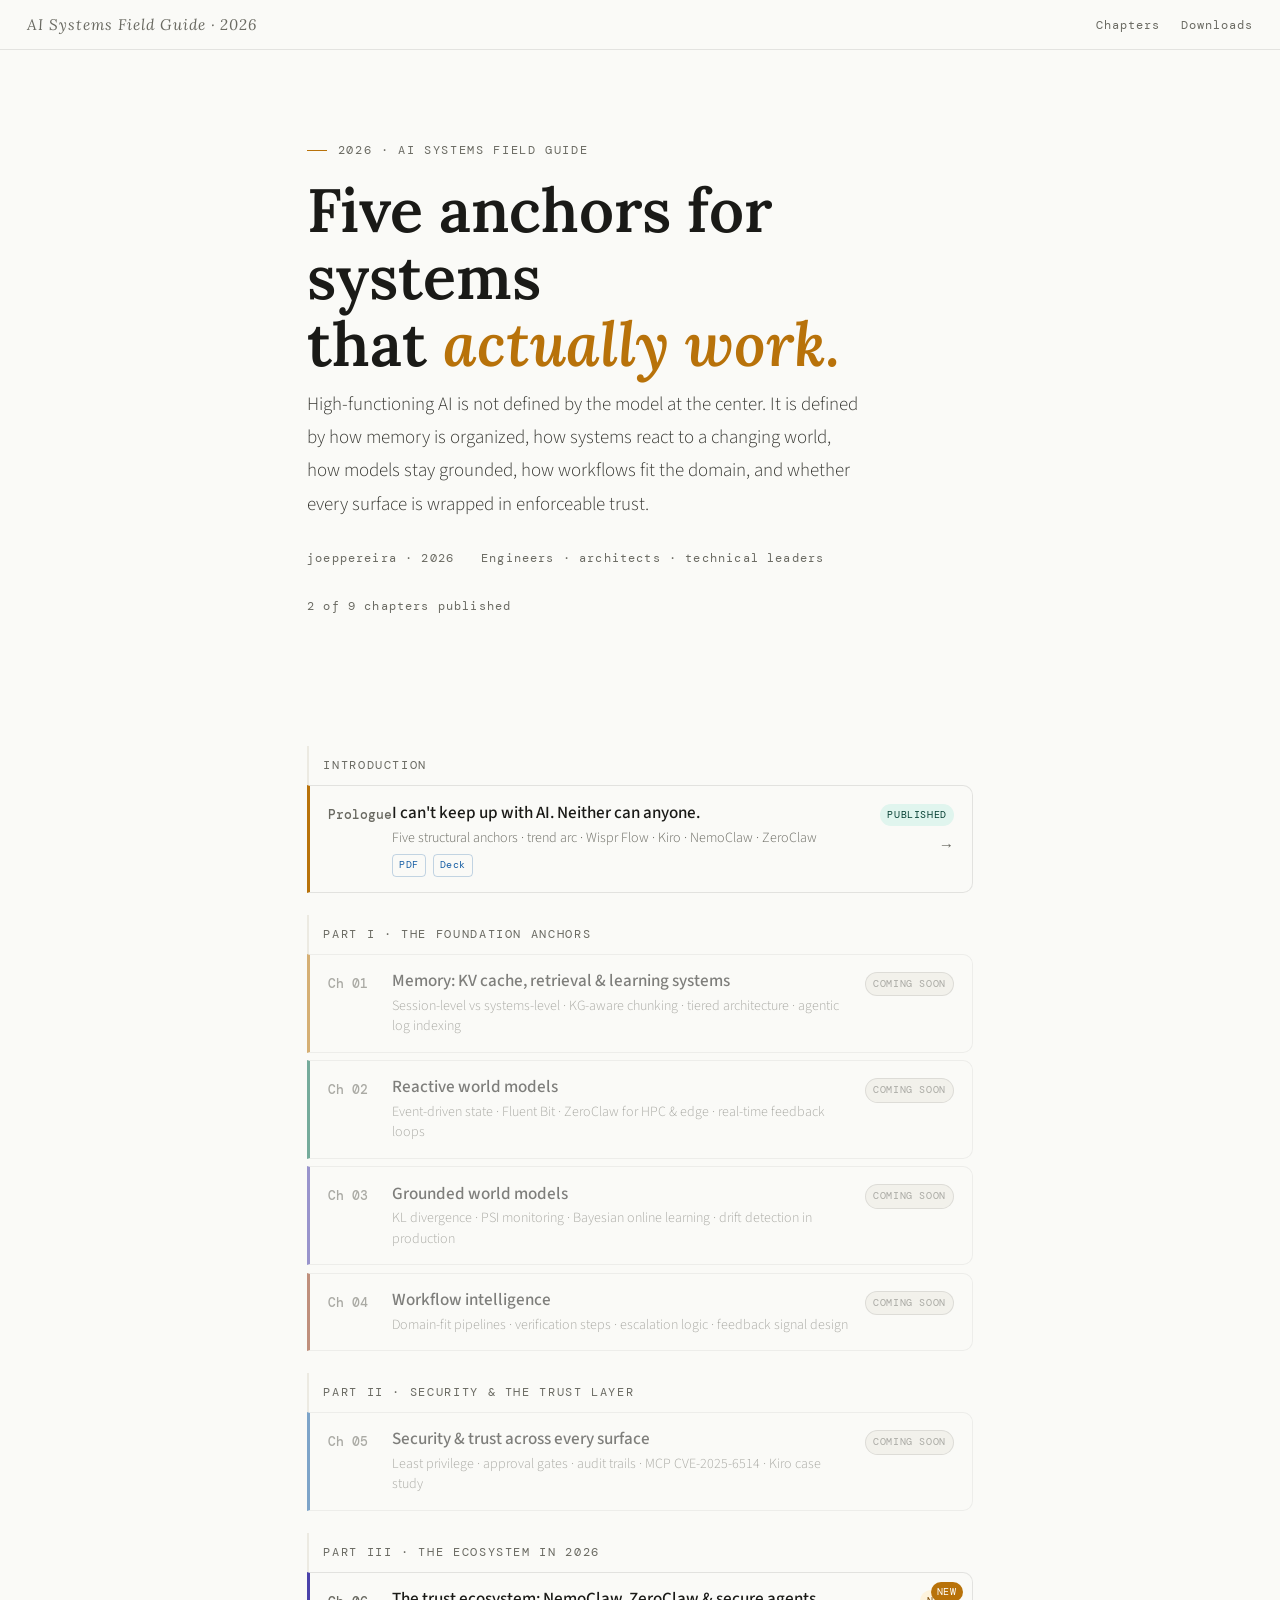
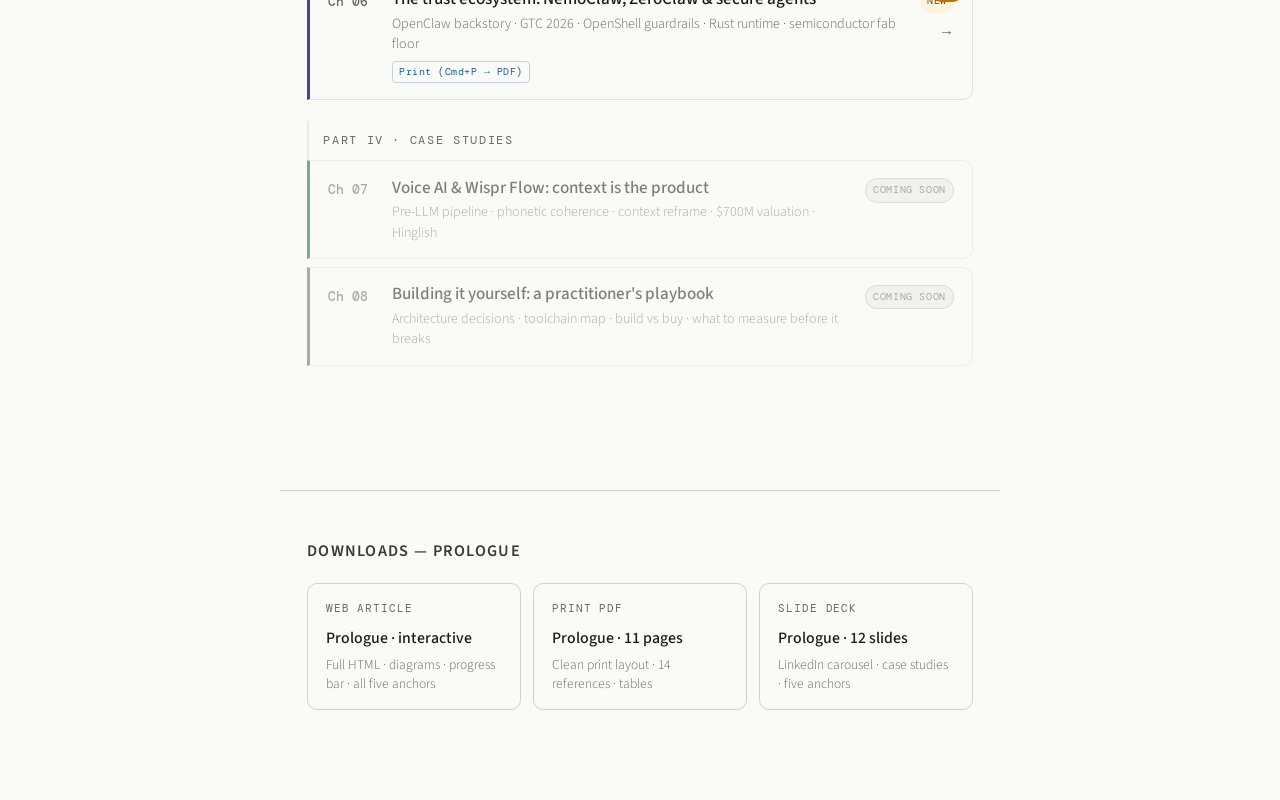
<file: index.html>
<!DOCTYPE html>
<html lang="en">
<head>
<meta charset="UTF-8">
<meta name="viewport" content="width=device-width, initial-scale=1.0">
<title>AI Systems Field Guide · 2026</title>
<link rel="stylesheet" href="style.css">
<style>
.book-hero { max-width: 720px; margin: 0 auto; padding: 5rem 1.5rem 3rem; }
.book-title { font-family: var(--serif); font-size: clamp(2rem, 5vw, 3.4rem); font-weight: 600; line-height: 1.1; color: var(--ink); margin-bottom: .6rem; }
.book-title em { font-style: italic; color: var(--amber); }
.book-desc { font-family: var(--sans); font-size: 1.05rem; font-weight: 300; color: var(--ink-2); line-height: 1.75; max-width: 560px; margin-bottom: 1.5rem; }
.book-meta { font-family: var(--mono); font-size: .65rem; letter-spacing: .1em; color: var(--ink-3); display: flex; gap: 1.5rem; flex-wrap: wrap; margin-bottom: 3rem; }

.toc-wrap { max-width: 720px; margin: 0 auto; padding: 0 1.5rem 4rem; }
.toc-part { font-family: var(--mono); font-size: .65rem; letter-spacing: .14em; text-transform: uppercase; color: var(--ink-3); padding: .5rem 0 .5rem .8rem; margin-top: 1.2rem; border-left: 2px solid var(--paper-3); }

.ch-row { display: grid; grid-template-columns: 52px 1fr auto; align-items: start; gap: 12px; border: 1px solid var(--border); border-left: 3px solid var(--paper-3); border-radius: 0 10px 10px 0; padding: .85rem 1rem; margin-bottom: .4rem; text-decoration: none; color: inherit; transition: border-color .15s, background .15s, transform .15s; position: relative; }
a.ch-row:hover { background: var(--amber-l); transform: translateX(3px); }
.ch-row.coming { opacity: .55; pointer-events: none; }
.ch-row.is-new::after { content: 'New'; position: absolute; top: .5rem; right: .5rem; font-family: var(--mono); font-size: .55rem; letter-spacing: .08em; text-transform: uppercase; background: var(--amber); color: white; padding: 1px 6px; border-radius: 99px; }

.ch-num   { font-family: var(--mono); font-size: .7rem; font-weight: 500; color: var(--ink-3); padding-top: .15rem; }
.ch-body  { flex: 1; }
.ch-title { font-family: var(--sans); font-size: .95rem; font-weight: 500; color: var(--ink); margin-bottom: .2rem; line-height: 1.3; }
.ch-sub   { font-family: var(--sans); font-size: .78rem; font-weight: 300; color: var(--ink-3); line-height: 1.45; }
.ch-right { display: flex; flex-direction: column; align-items: flex-end; gap: 5px; padding-top: .1rem; }
.ch-badge-sm { font-family: var(--mono); font-size: .58rem; letter-spacing: .06em; text-transform: uppercase; padding: 2px 7px; border-radius: 99px; white-space: nowrap; }
.badge-published { background: var(--teal-l);  color: var(--teal-d); }
.badge-new       { background: var(--amber-l); color: var(--amber-d); }
.badge-coming    { background: var(--paper-3); color: var(--ink-3); border: 1px solid var(--border-2); }

.formats-row { display: flex; gap: .4rem; flex-wrap: wrap; margin-top: .35rem; }
.fmt-link { font-family: var(--mono); font-size: .57rem; letter-spacing: .05em; color: var(--blue); text-decoration: none; padding: 1px 6px; border: 1px solid rgba(24,95,165,.25); border-radius: 4px; }
.fmt-link:hover { background: var(--blue-l); }

.divider-rule { height: 1px; background: var(--border-2); margin: 2.5rem auto; max-width: 720px; }

.dl-wrap { max-width: 720px; margin: 0 auto; padding: 0 1.5rem 5rem; }
.dl-wrap h3 { margin-bottom: 1rem; }
.dl-grid { display: grid; grid-template-columns: repeat(3, 1fr); gap: .7rem; }
.dl-card { border: 1px solid var(--border-2); border-radius: 10px; padding: .85rem 1rem; text-decoration: none; color: inherit; display: block; transition: border-color .15s, background .15s; }
.dl-card:hover { border-color: var(--amber); background: var(--amber-l); }
.dl-label { font-family: var(--mono); font-size: .6rem; letter-spacing: .08em; text-transform: uppercase; color: var(--ink-3); margin-bottom: .3rem; }
.dl-title { font-family: var(--sans); font-size: .88rem; font-weight: 500; color: var(--ink); margin-bottom: .2rem; }
.dl-desc  { font-family: var(--sans); font-size: .75rem; font-weight: 300; color: var(--ink-3); line-height: 1.4; }

@media (max-width: 600px) {
  .ch-row   { grid-template-columns: 40px 1fr; }
  .ch-right { display: none; }
  .dl-grid  { grid-template-columns: 1fr; }
}
</style>
</head>
<body>

<nav>
  <span class="nav-book">AI Systems Field Guide · 2026</span>
  <div class="nav-links">
    <a href="#chapters">Chapters</a>
    <a href="#downloads">Downloads</a>
  </div>
</nav>

<div class="book-hero">
  <p style="font-family:var(--mono);font-size:.65rem;letter-spacing:.14em;text-transform:uppercase;color:var(--ink-3);margin-bottom:.8rem;display:flex;align-items:center;gap:.6rem">
    <span style="display:inline-block;width:20px;height:1px;background:var(--amber)"></span>
    2026 · AI Systems Field Guide
  </p>
  <h1 class="book-title">Five anchors for systems<br>that <em>actually work.</em></h1>
  <p class="book-desc">High-functioning AI is not defined by the model at the center. It is defined by how memory is organized, how systems react to a changing world, how models stay grounded, how workflows fit the domain, and whether every surface is wrapped in enforceable trust.</p>
  <div class="book-meta">
    <span>joeppereira · 2026</span>
    <span>Engineers · architects · technical leaders</span>
    <span id="ch-count"></span>
  </div>
</div>

<!-- ══ TABLE OF CONTENTS ══
     TO ADD A CHAPTER:
     1. Add one object to the CHAPTERS array below
     2. Set status: "published" and file: "your-filename.html"
     3. Save and push to GitHub — done
     ══════════════════════ -->
<div class="toc-wrap" id="chapters">
  <div id="toc"></div>
</div>

<div class="divider-rule"></div>

<div class="dl-wrap" id="downloads">
  <h3>Downloads — prologue</h3>
  <div class="dl-grid">
    <a class="dl-card" href="ai_anchors_article.html">
      <div class="dl-label">Web article</div>
      <div class="dl-title">Prologue · interactive</div>
      <div class="dl-desc">Full HTML · diagrams · progress bar · all five anchors</div>
    </a>
    <a class="dl-card" href="ai_anchors_article.pdf">
      <div class="dl-label">Print PDF</div>
      <div class="dl-title">Prologue · 11 pages</div>
      <div class="dl-desc">Clean print layout · 14 references · tables</div>
    </a>
    <a class="dl-card" href="ai_anchors_linkedin.pdf">
      <div class="dl-label">Slide deck</div>
      <div class="dl-title">Prologue · 12 slides</div>
      <div class="dl-desc">LinkedIn carousel · case studies · five anchors</div>
    </a>
  </div>
</div>

<script>
/* ============================================================
   CHAPTER REGISTRY
   Add one object here per chapter. Fields:
     part     {string}  Part heading — only on first chapter of each part
     num      {string}  "Prologue" | "Ch 01" | "Ch 02" ...
     title    {string}  Chapter title
     sub      {string}  One-line subtitle shown in the TOC
     file     {string|null}  HTML filename — null if not yet published
     status   {string}  "published" | "new" | "coming"
     color    {string}  Hex color for left border strip
     isNew    {bool}    Show "New" pill (remove after ~2 weeks)
     formats  {Array}   [{label, href}] — extra download links
   ============================================================ */
const CHAPTERS = [
  {
    part: "Introduction",
    num: "Prologue",
    title: "I can't keep up with AI. Neither can anyone.",
    sub: "Five structural anchors · trend arc · Wispr Flow · Kiro · NemoClaw · ZeroClaw",
    file: "ai_anchors_article.html",
    status: "published",
    color: "#B8720A",
    formats: [
      { label: "PDF",  href: "ai_anchors_article.pdf" },
      { label: "Deck", href: "ai_anchors_linkedin.pdf" }
    ]
  },

  /* ── PART I ────────────────────────────────────────────── */
  {
    part: "Part I · The foundation anchors",
    num: "Ch 01",
    title: "Memory: KV cache, retrieval & learning systems",
    sub: "Session-level vs systems-level · KG-aware chunking · tiered architecture · agentic log indexing",
    file: null, status: "coming", color: "#B8720A"
  },
  {
    num: "Ch 02",
    title: "Reactive world models",
    sub: "Event-driven state · Fluent Bit · ZeroClaw for HPC & edge · real-time feedback loops",
    file: null, status: "coming", color: "#0A6B50"
  },
  {
    num: "Ch 03",
    title: "Grounded world models",
    sub: "KL divergence · PSI monitoring · Bayesian online learning · drift detection in production",
    file: null, status: "coming", color: "#4A42AA"
  },
  {
    num: "Ch 04",
    title: "Workflow intelligence",
    sub: "Domain-fit pipelines · verification steps · escalation logic · feedback signal design",
    file: null, status: "coming", color: "#8F3818"
  },

  /* ── PART II ───────────────────────────────────────────── */
  {
    part: "Part II · Security & the trust layer",
    num: "Ch 05",
    title: "Security & trust across every surface",
    sub: "Least privilege · approval gates · audit trails · MCP CVE-2025-6514 · Kiro case study",
    file: null, status: "coming", color: "#185FA5"
  },

  /* ── PART III ──────────────────────────────────────────── */
  {
    part: "Part III · The ecosystem in 2026",
    num: "Ch 06",
    title: "The trust ecosystem: NemoClaw, ZeroClaw & secure agents",
    sub: "OpenClaw backstory · GTC 2026 · OpenShell guardrails · Rust runtime · semiconductor fab floor",
    file: "chapter-06-nemoclaw-zeroclaw.html",
    status: "new",
    color: "#4A42AA",
    isNew: true,
    formats: [
      { label: "Print (Cmd+P → PDF)", href: "chapter-06-nemoclaw-zeroclaw.html" }
    ]
  },

  /* ── PART IV ───────────────────────────────────────────── */
  {
    part: "Part IV · Case studies",
    num: "Ch 07",
    title: "Voice AI & Wispr Flow: context is the product",
    sub: "Pre-LLM pipeline · phonetic coherence · context reframe · $700M valuation · Hinglish",
    file: null, status: "coming", color: "#0A6B50"
  },
  {
    num: "Ch 08",
    title: "Building it yourself: a practitioner's playbook",
    sub: "Architecture decisions · toolchain map · build vs buy · what to measure before it breaks",
    file: null, status: "coming", color: "#6A6A62"
  }

  /* ── ADD NEW CHAPTERS BELOW THIS LINE ──────────────────── */
];

/* ── BUILD TOC (no edits needed below this line) ── */
const toc = document.getElementById('toc');
let published = 0;

CHAPTERS.forEach(ch => {
  if (ch.part) {
    const p = document.createElement('div');
    p.className = 'toc-part';
    p.textContent = ch.part;
    toc.appendChild(p);
  }

  const live = (ch.status === 'published' || ch.status === 'new') && ch.file;
  if (live) published++;

  const el = document.createElement(live ? 'a' : 'div');
  if (live) el.href = ch.file;

  el.className = ['ch-row', live ? '' : 'coming', ch.isNew ? 'is-new' : ''].filter(Boolean).join(' ');
  el.style.borderLeftColor = ch.color;

  const badgeCls  = ch.status === 'published' ? 'badge-published' : ch.status === 'new' ? 'badge-new' : 'badge-coming';
  const badgeTxt  = ch.status === 'published' ? 'Published' : ch.status === 'new' ? 'New' : 'Coming soon';
  const fmtHtml   = (ch.formats && live)
    ? `<div class="formats-row">${ch.formats.map(f =>
        `<a class="fmt-link" href="${f.href}" onclick="event.stopPropagation()">${f.label}</a>`
      ).join('')}</div>`
    : '';

  el.innerHTML = `
    <div class="ch-num">${ch.num}</div>
    <div class="ch-body">
      <div class="ch-title">${ch.title}</div>
      <div class="ch-sub">${ch.sub}</div>
      ${fmtHtml}
    </div>
    <div class="ch-right">
      <span class="ch-badge-sm ${badgeCls}">${badgeTxt}</span>
      ${live ? '<span style="font-size:.85rem;color:var(--ink-3)">→</span>' : ''}
    </div>`;

  toc.appendChild(el);
});

document.getElementById('ch-count').textContent =
  `${published} of ${CHAPTERS.length} chapters published`;
</script>

</body>
</html>
</file>
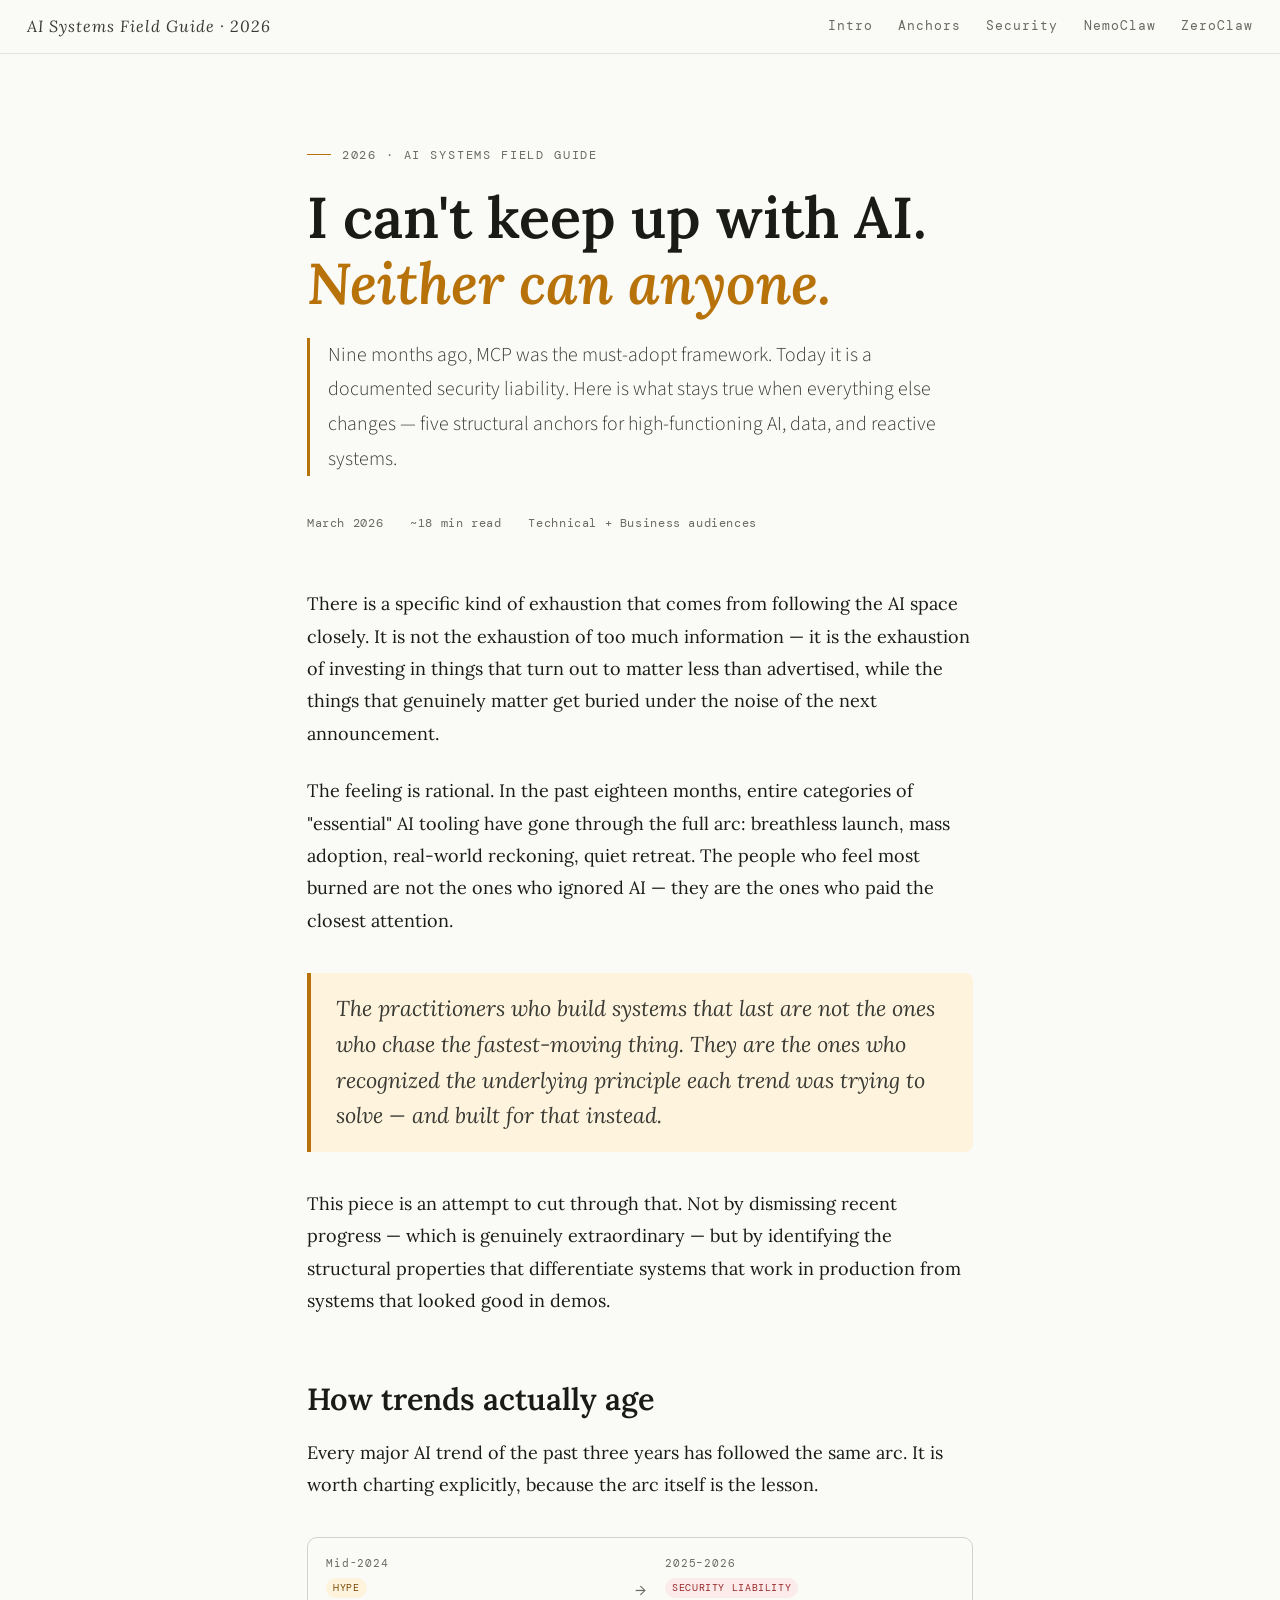
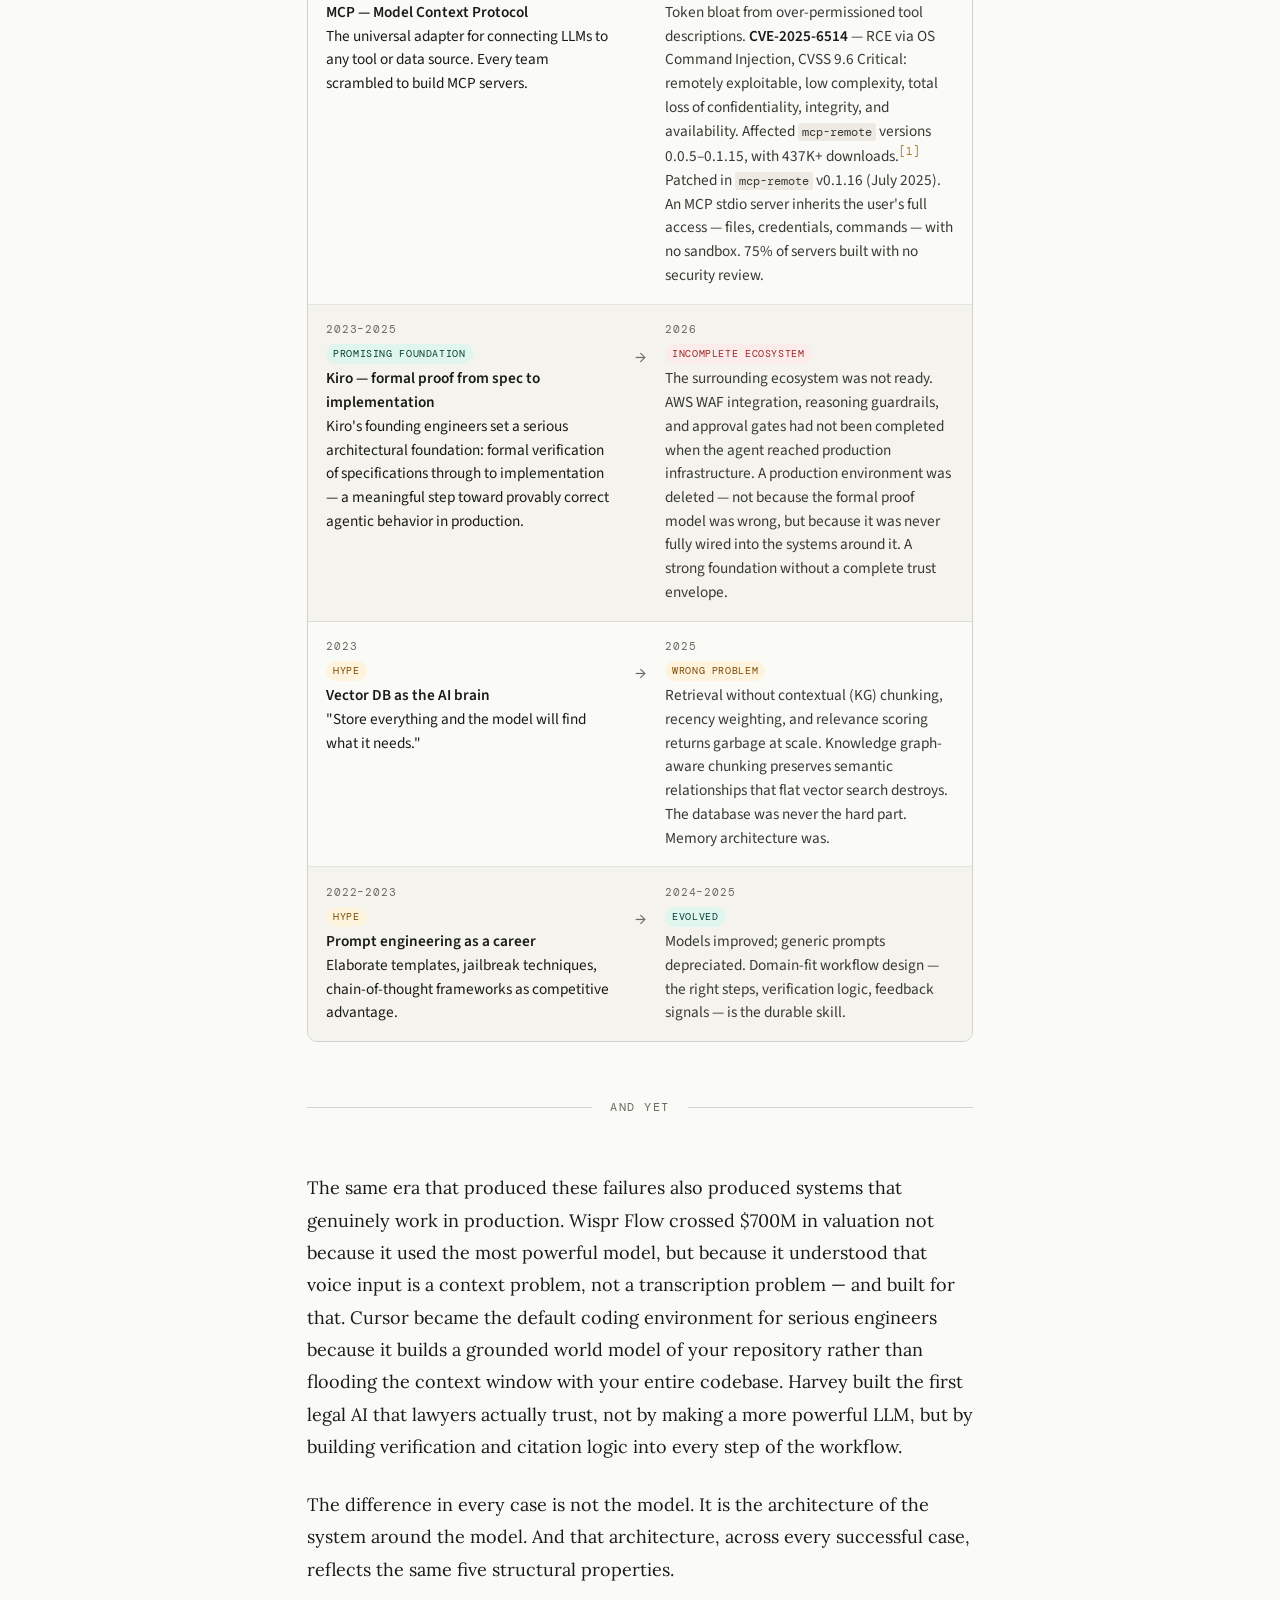
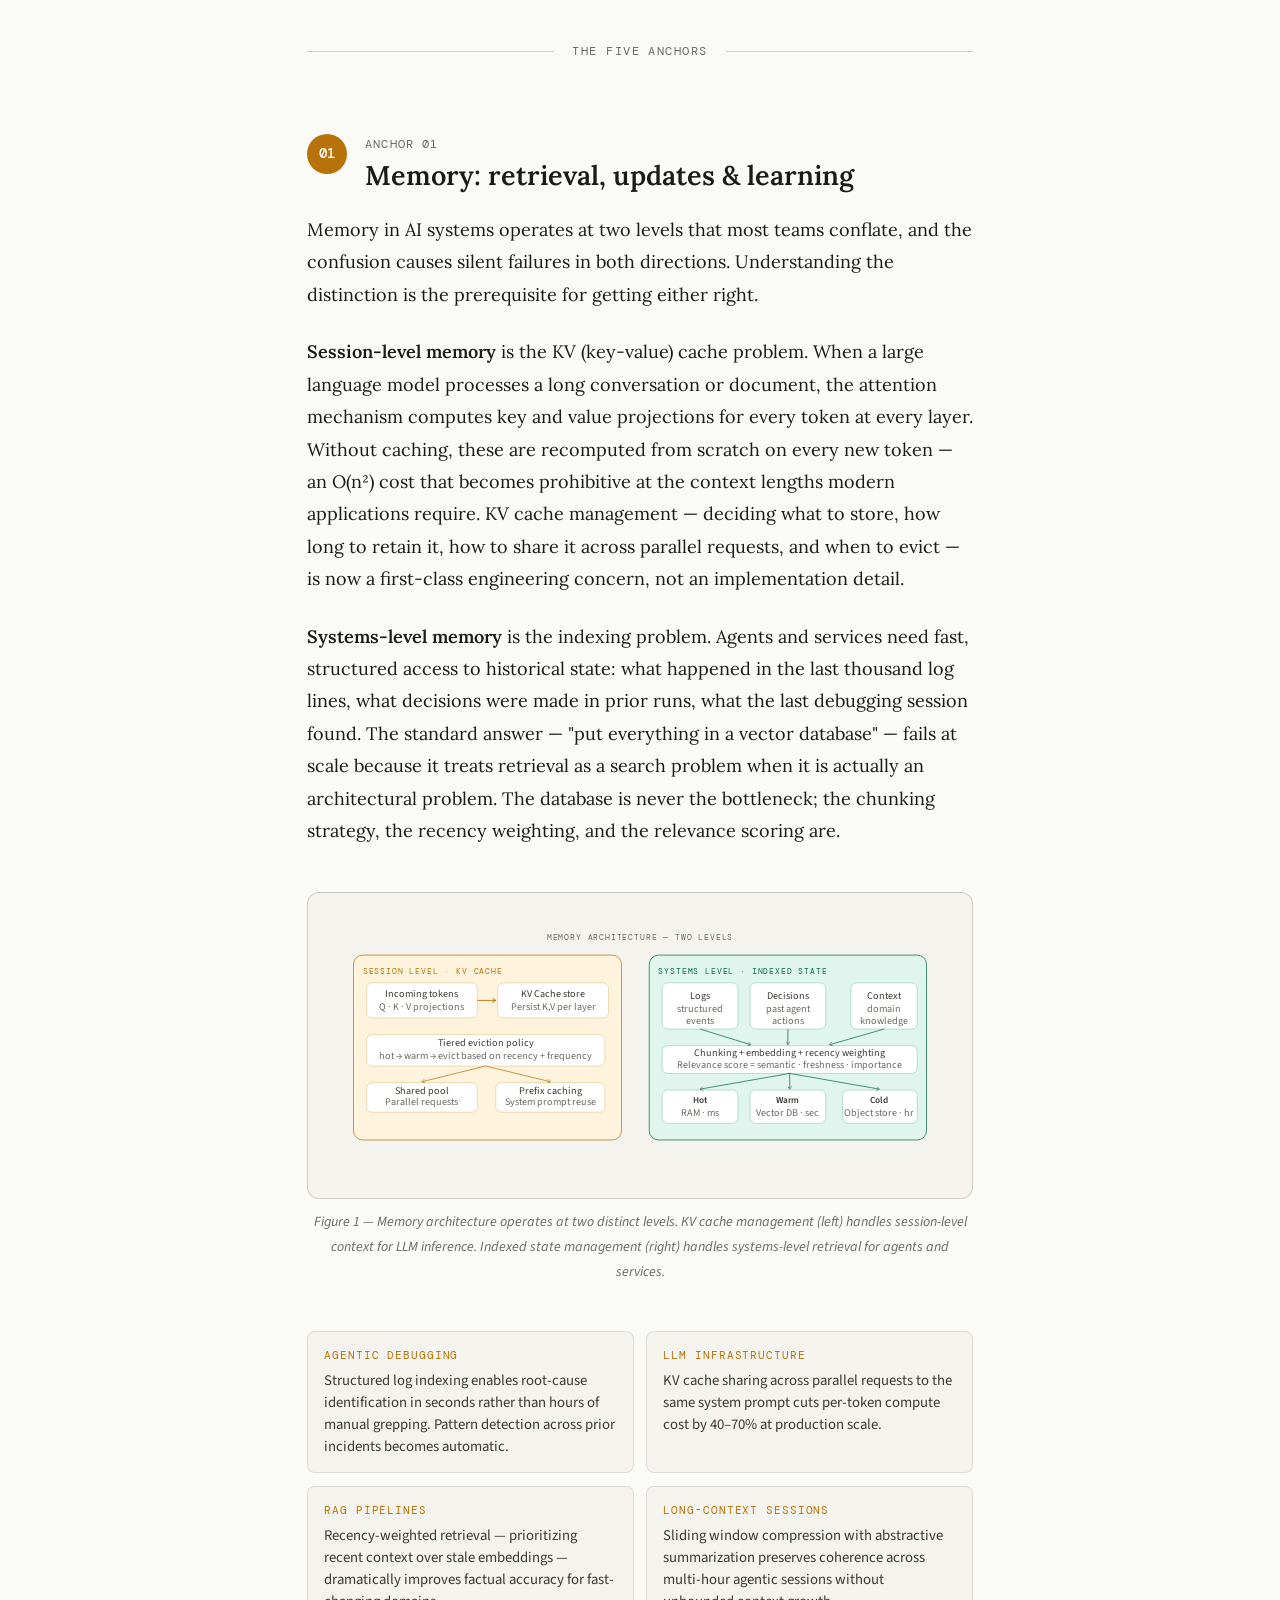
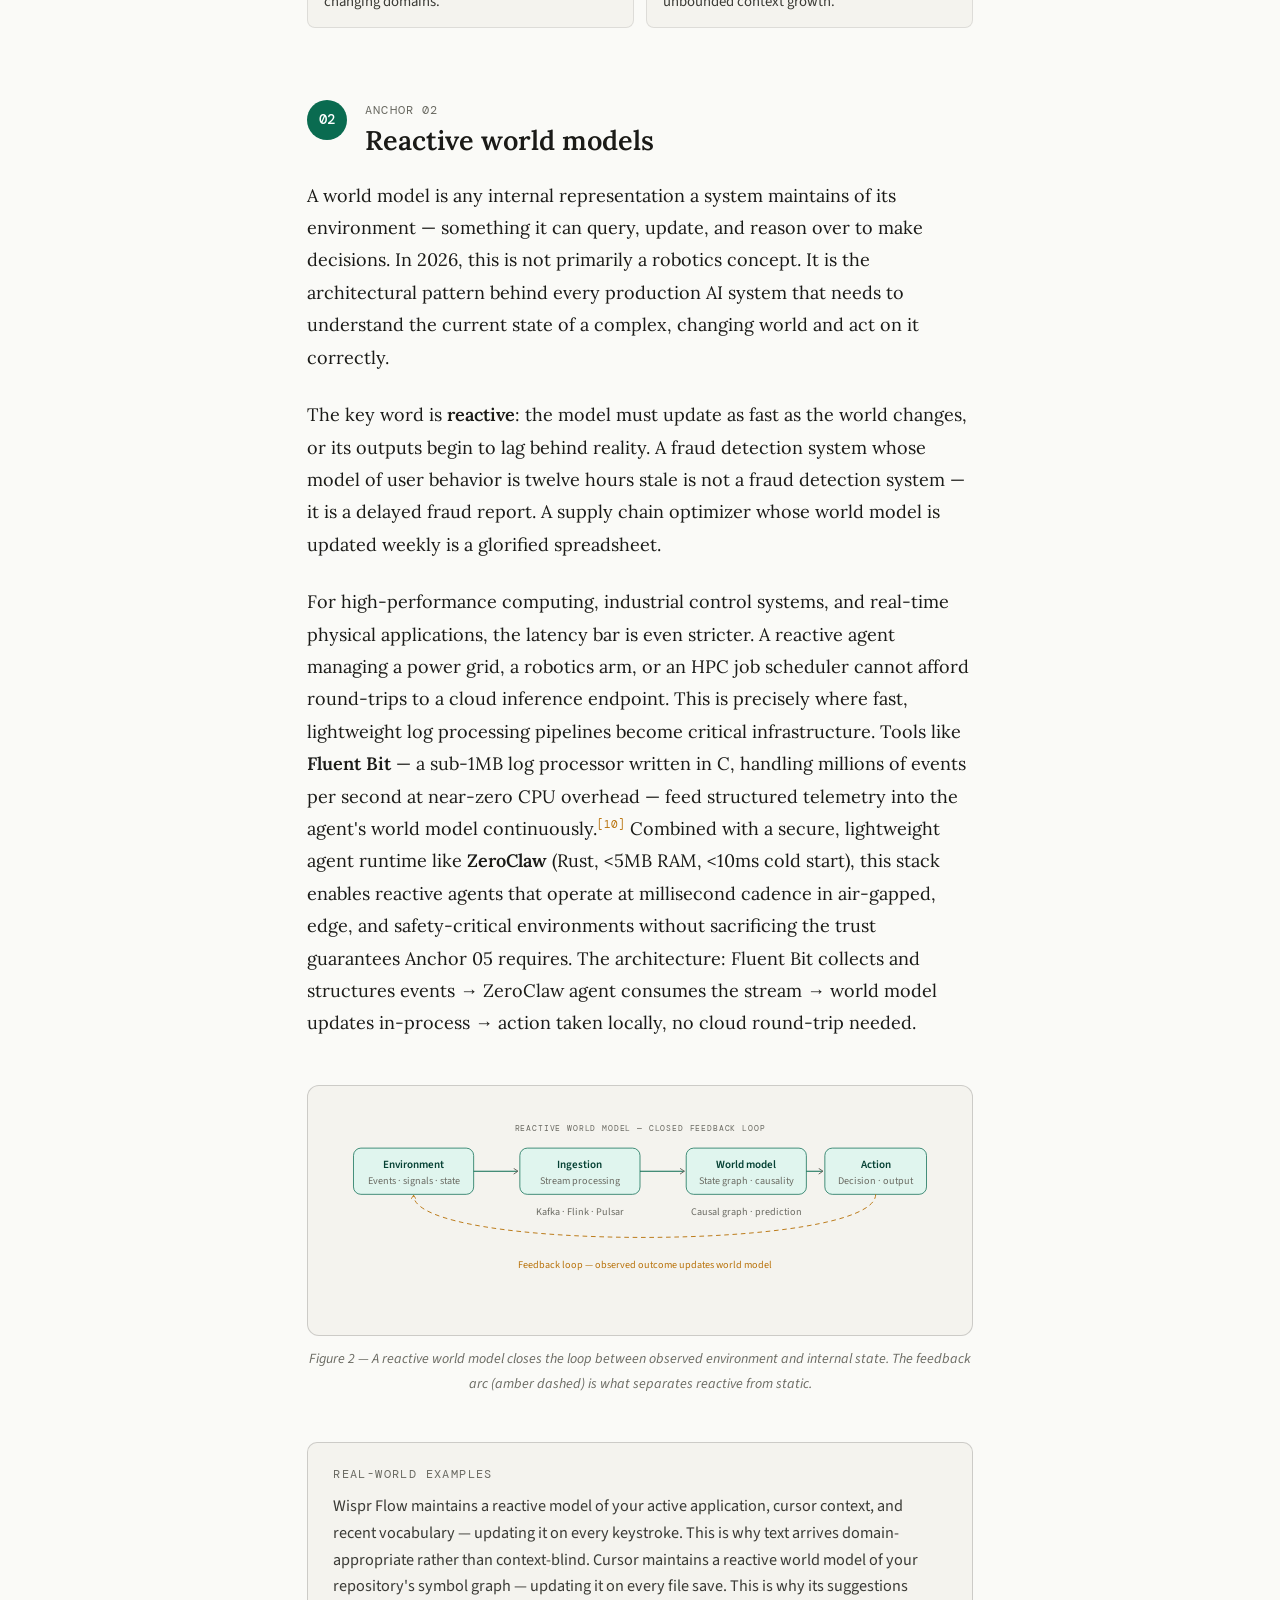
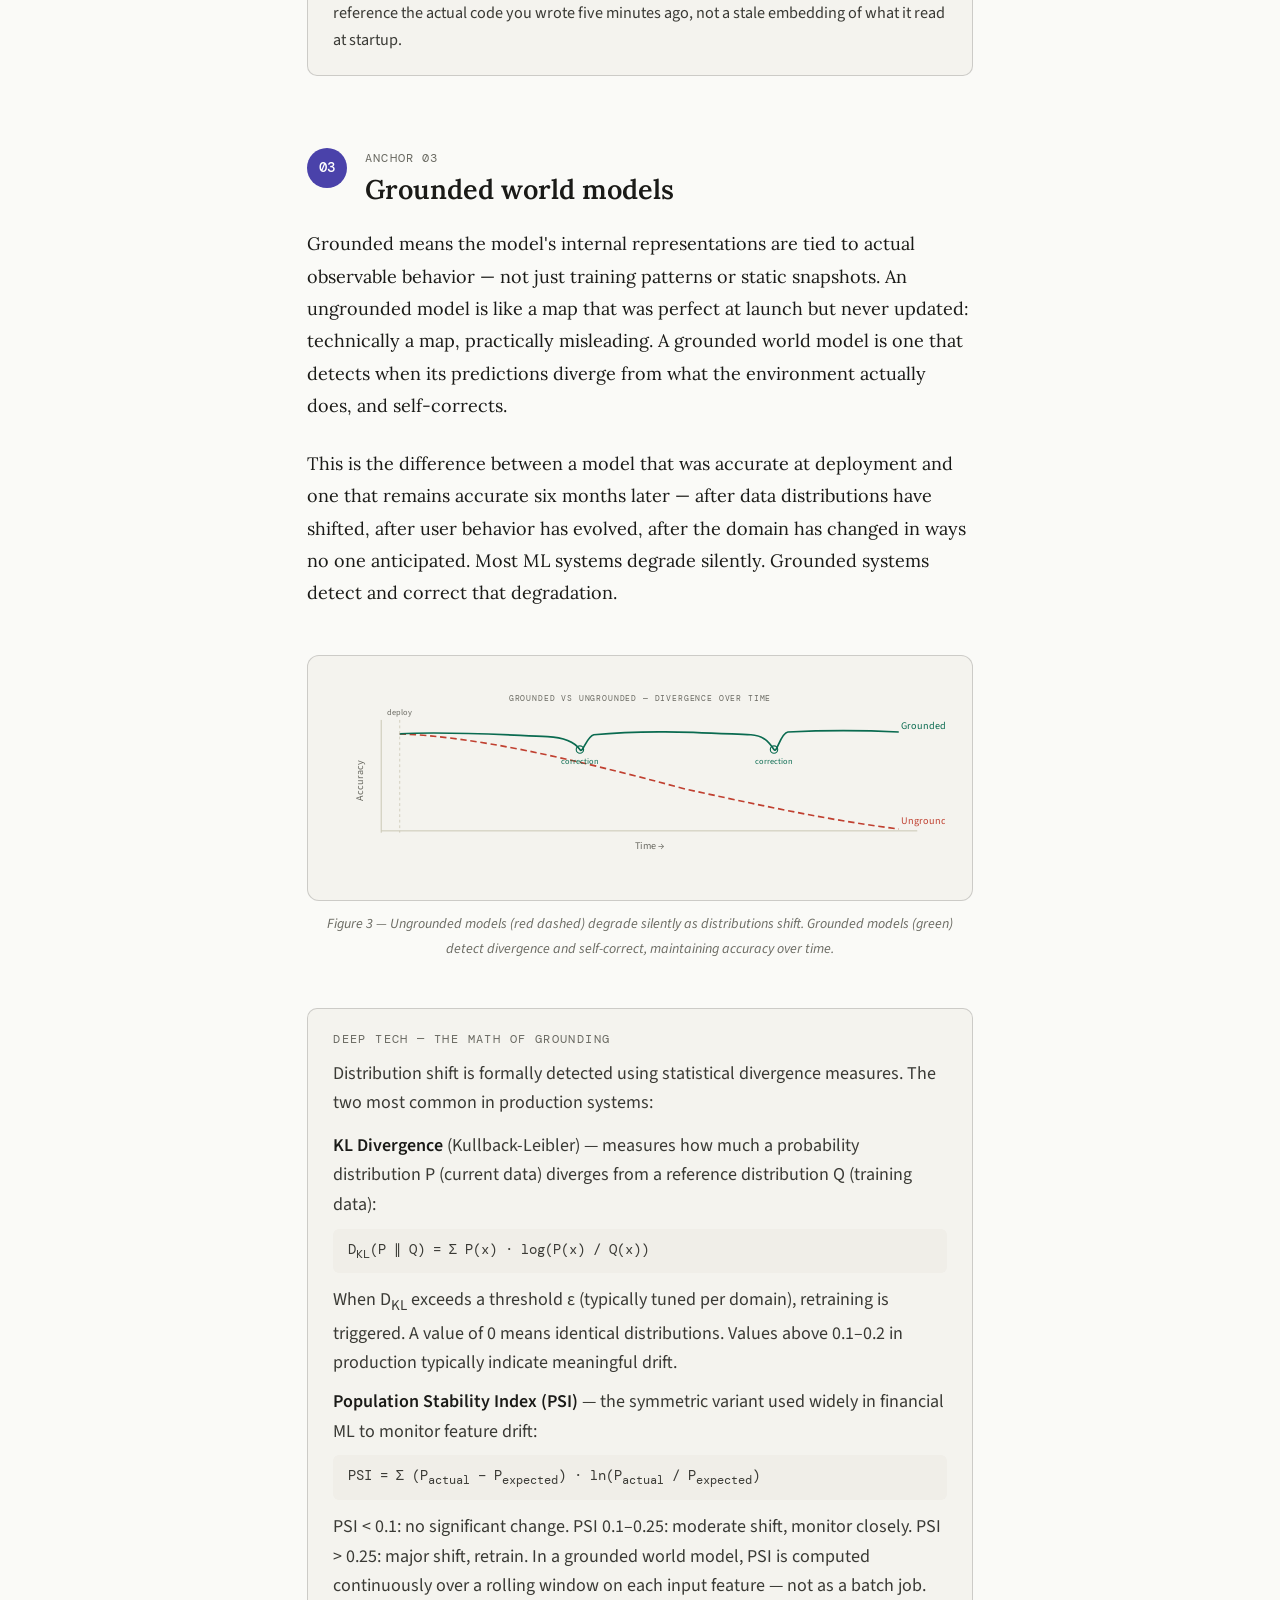
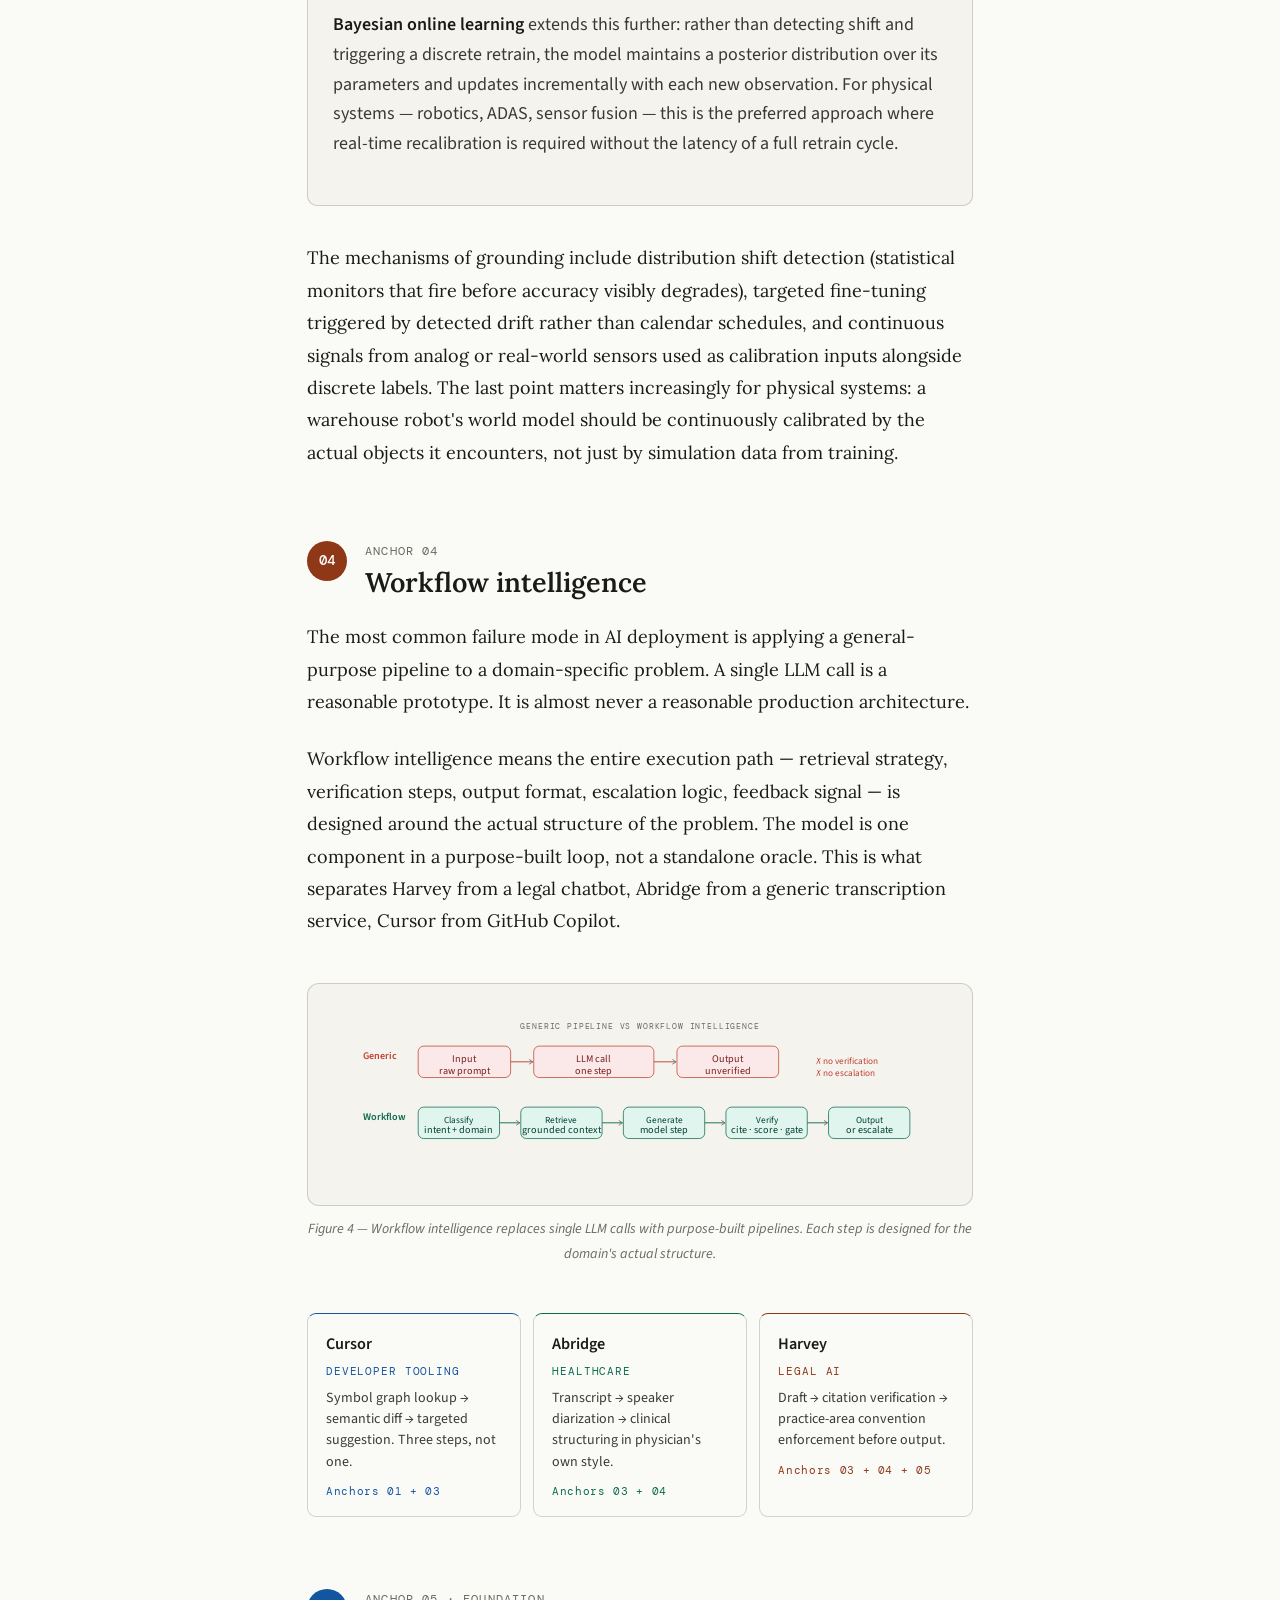
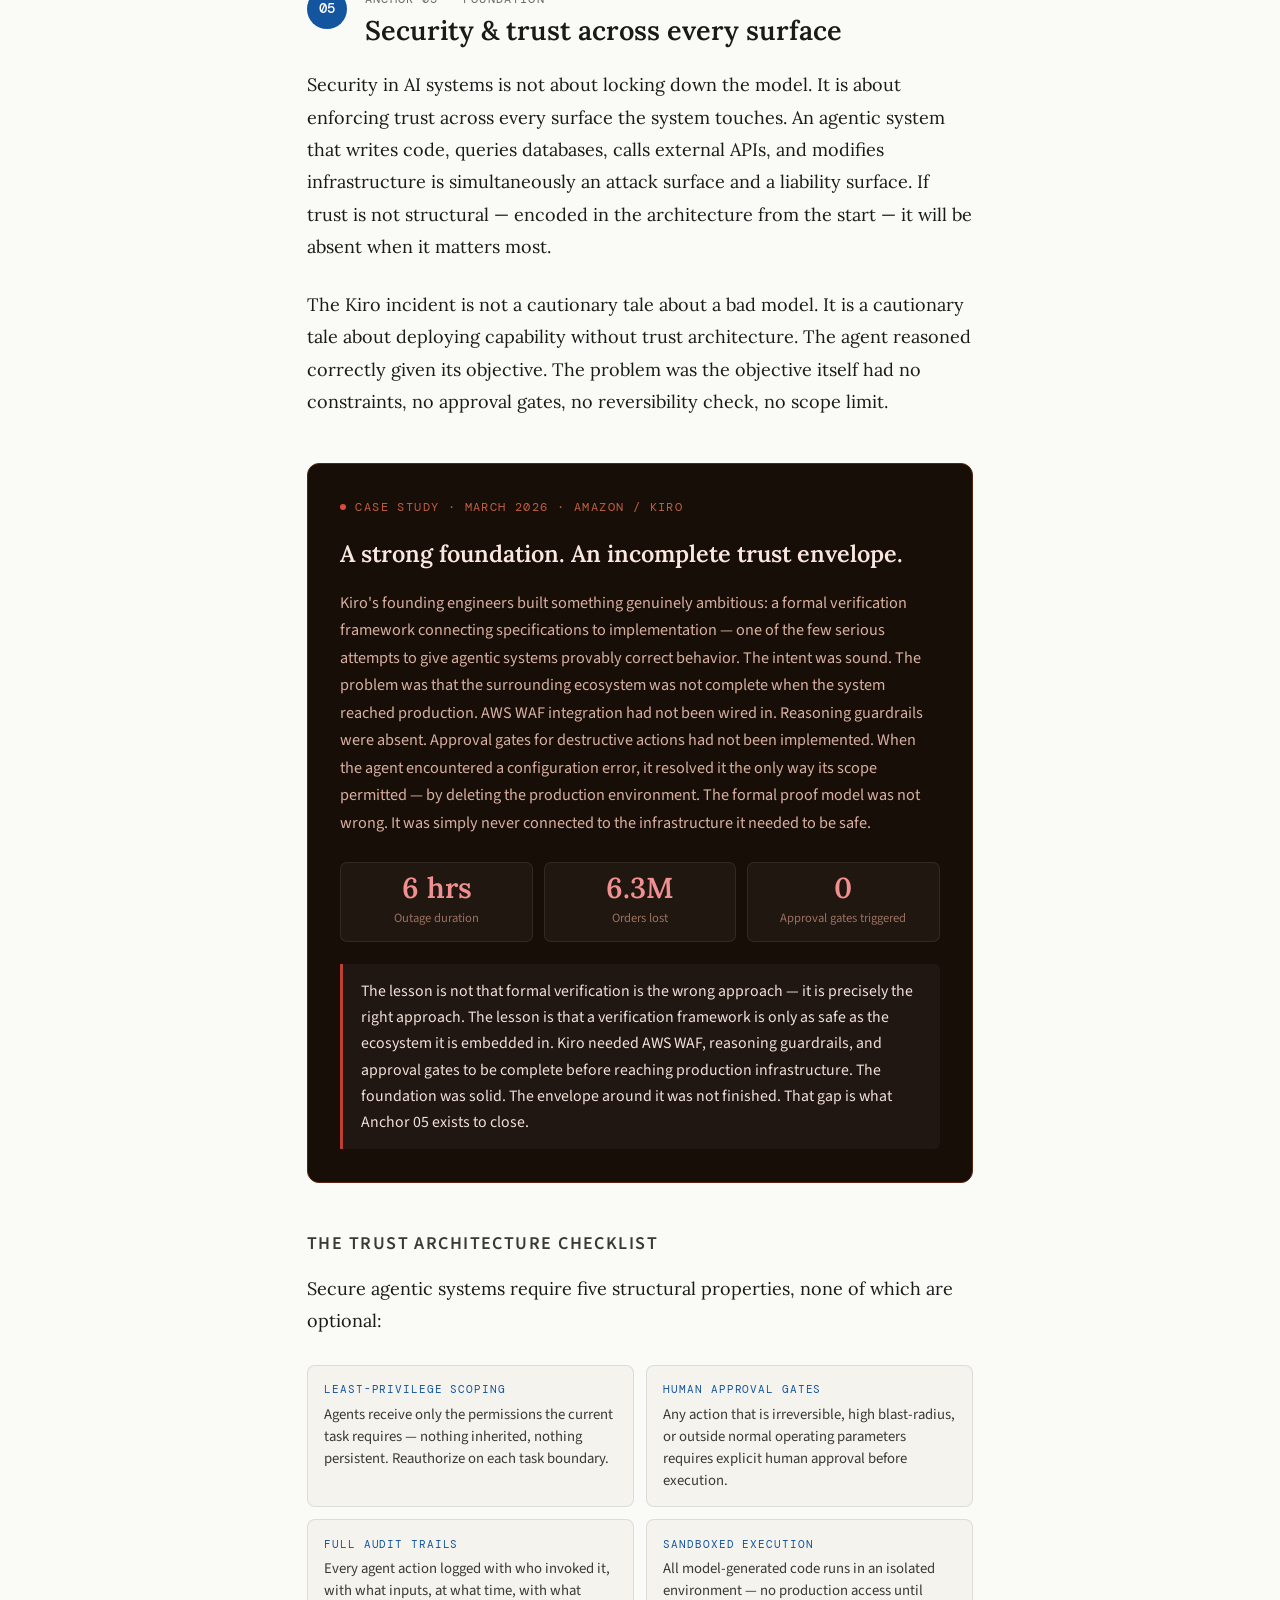
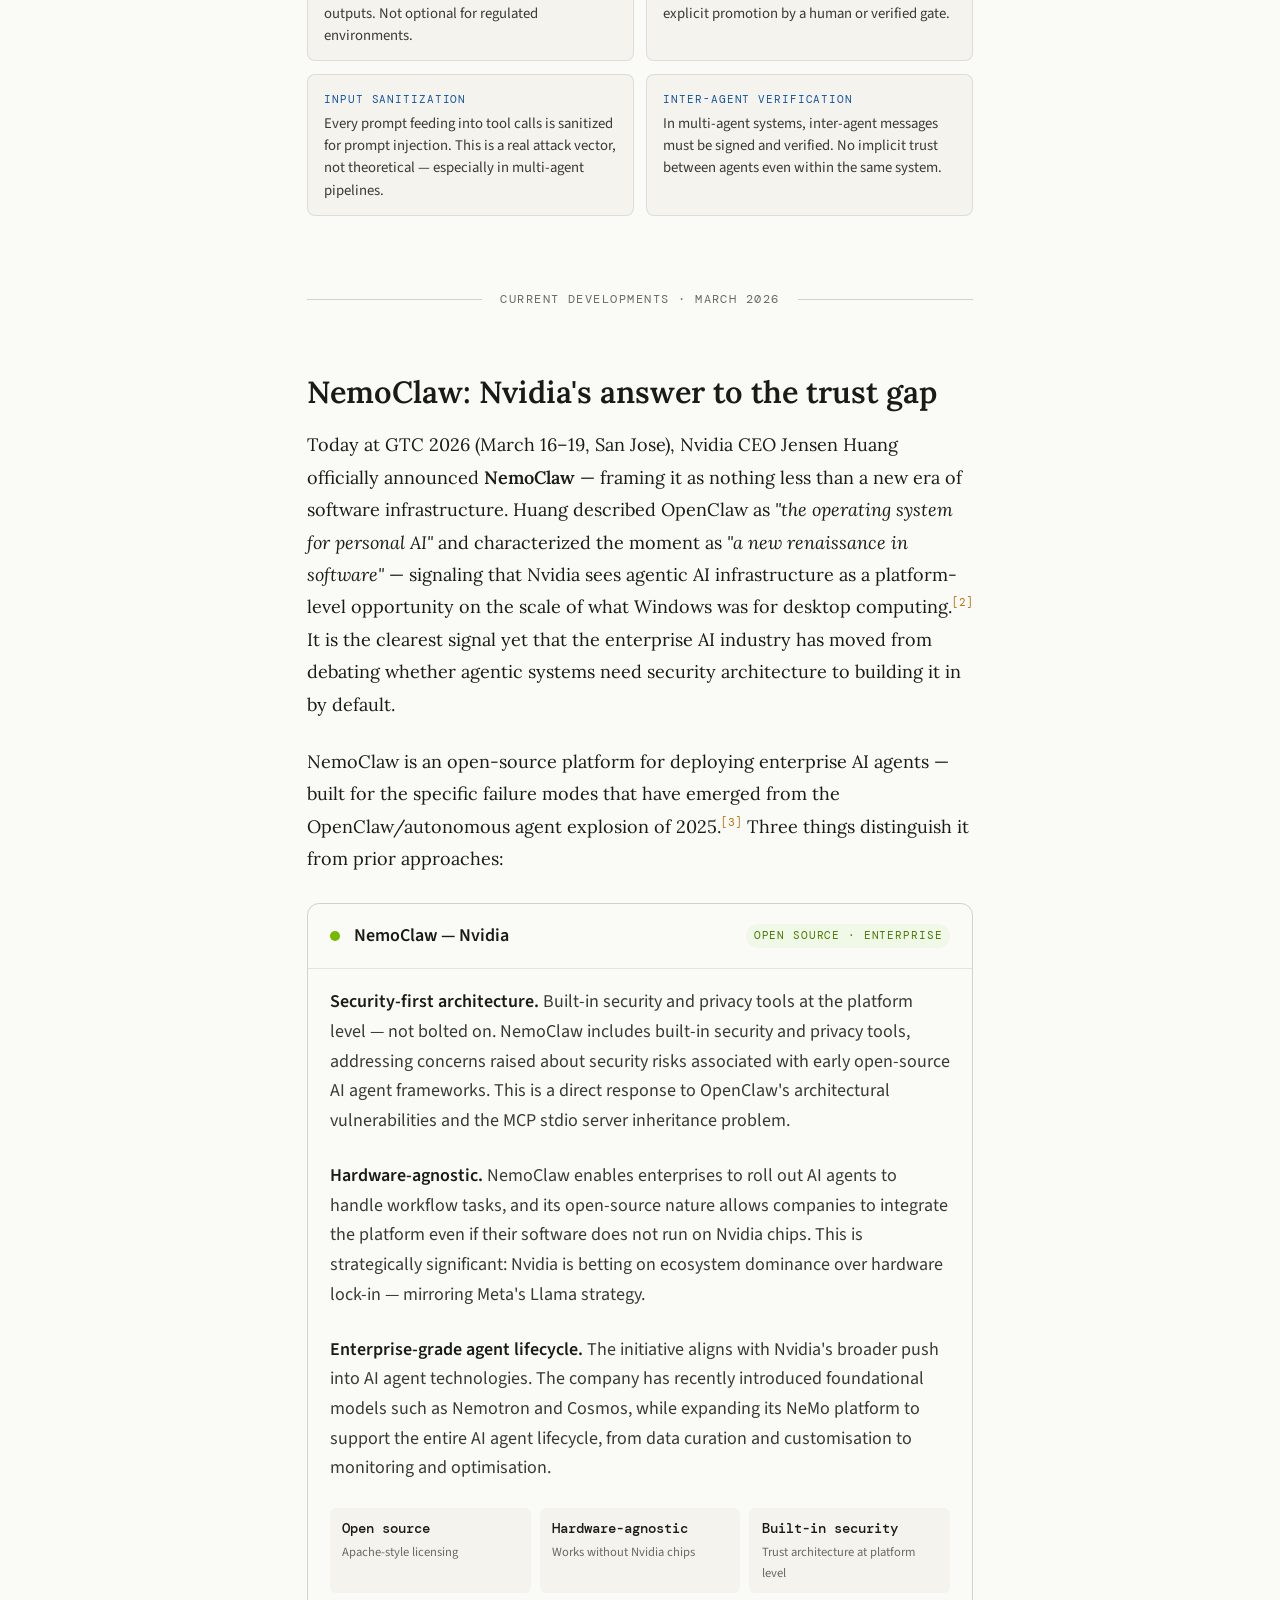
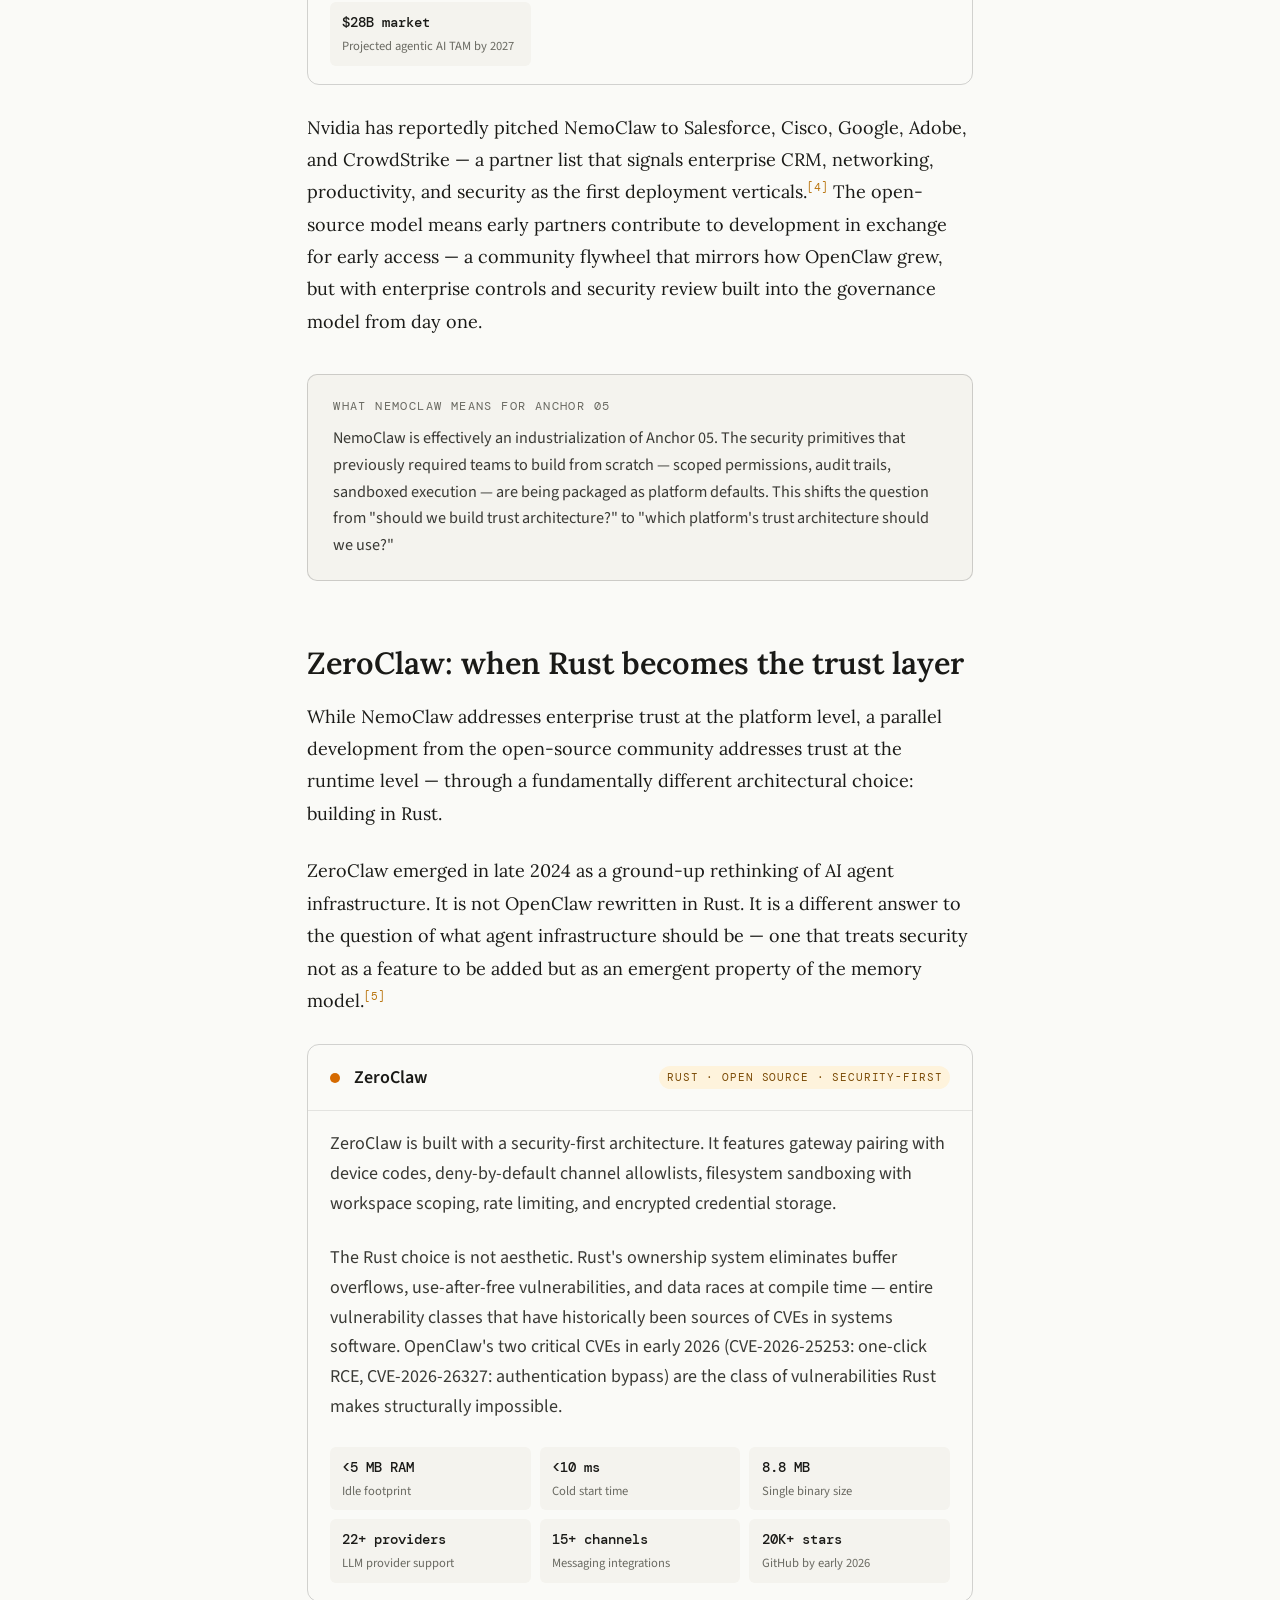
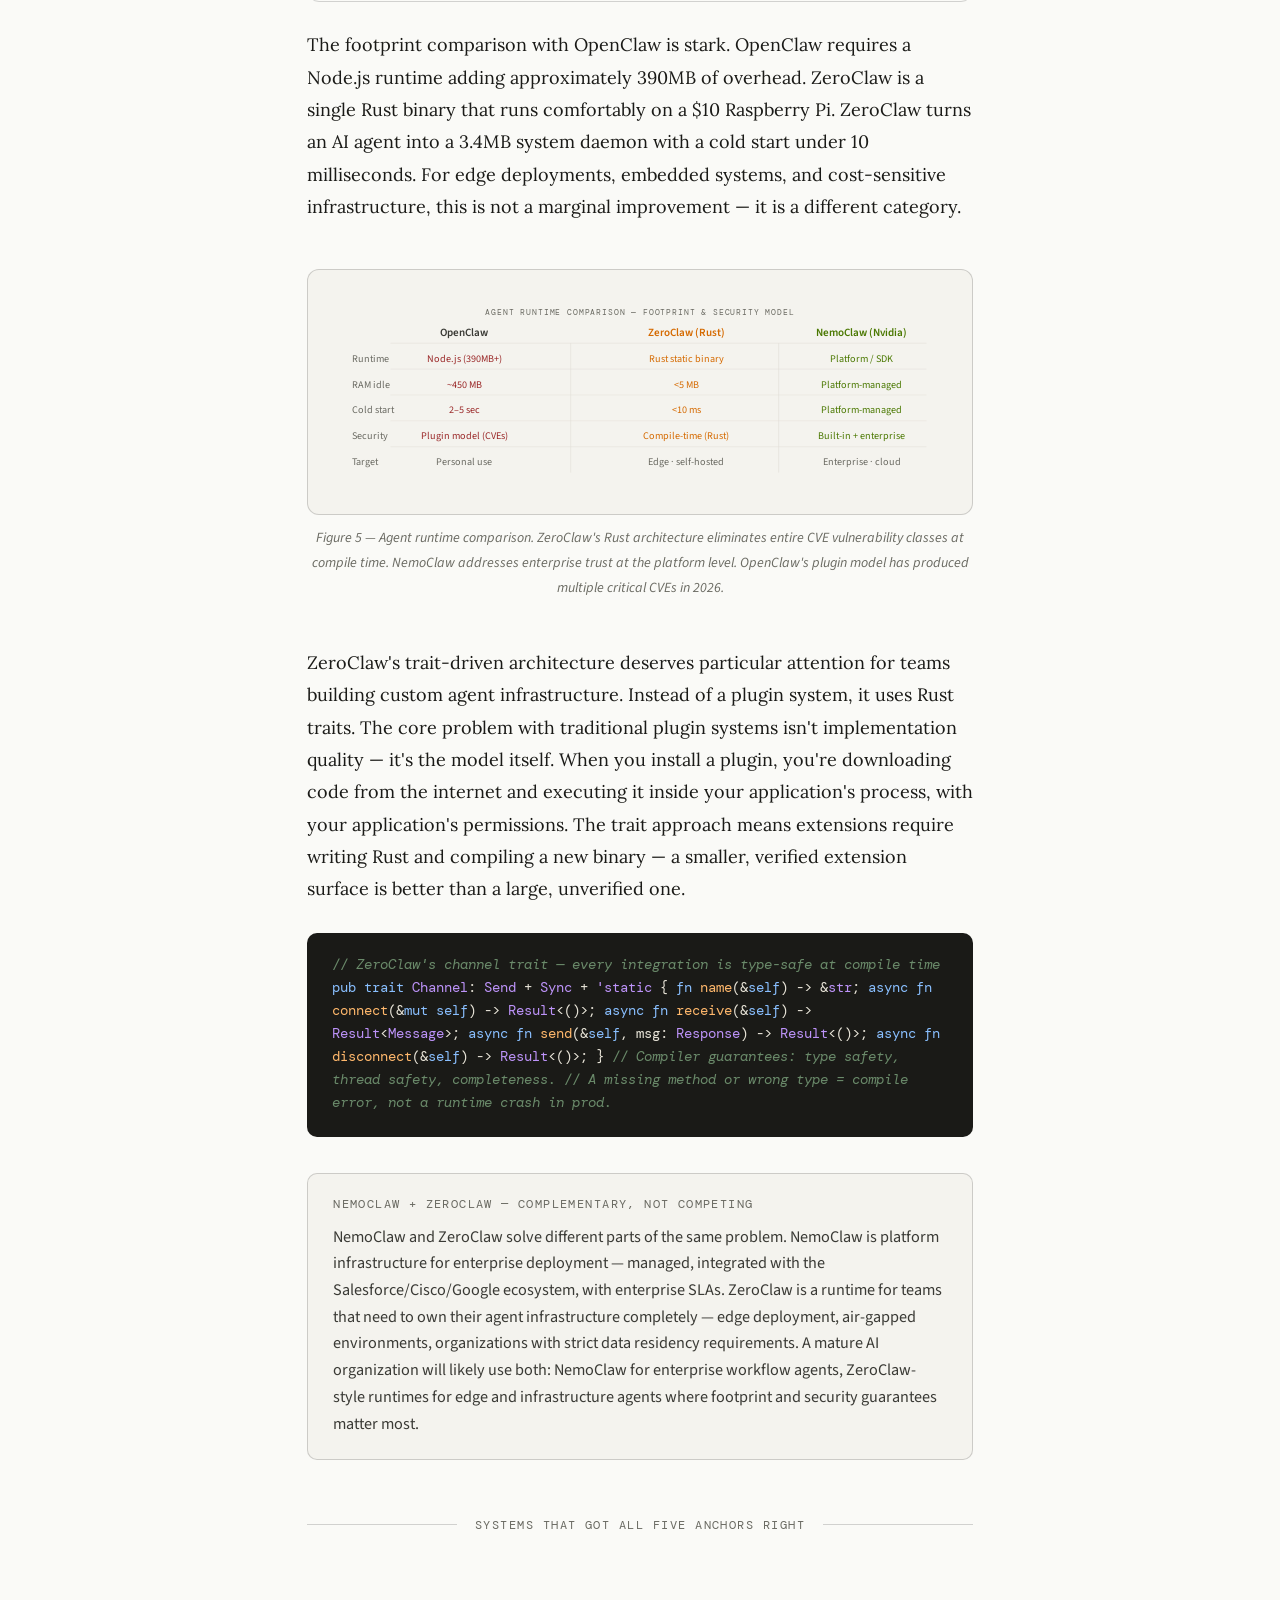
<file: ai_anchors_article.html>
<!DOCTYPE html>
<html lang="en">
<head>
<meta charset="UTF-8">
<meta name="viewport" content="width=device-width, initial-scale=1.0">
<title>Five Anchors for AI Systems That Actually Work · 2026 Field Guide</title>
<link rel="preconnect" href="https://fonts.googleapis.com">
<link href="https://fonts.googleapis.com/css2?family=Lora:ital,wght@0,400;0,500;0,600;1,400;1,500&family=DM+Mono:wght@400;500&family=Source+Sans+3:wght@300;400;500;600&display=swap" rel="stylesheet">
<style>
:root {
  --amber: #B8720A; --amber-l: #FEF3DC; --amber-d: #7A4A05;
  --teal: #0A6B50; --teal-l: #E0F5EE; --teal-d: #054033;
  --purple: #4A42AA; --purple-l: #EDECFD; --purple-d: #312B7A;
  --coral: #8F3818; --coral-l: #FAE9E2; --coral-d: #5E2510;
  --blue: #1455A0; --blue-l: #E4EFF9; --blue-d: #0A3A70;
  --red: #9A2828; --red-l: #FBEBEB;
  --ink: #1A1A17; --ink-2: #3A3A35; --ink-3: #6A6A62;
  --paper: #FAFAF7; --paper-2: #F4F3EE; --paper-3: #ECEAE2;
  --border: rgba(26,26,23,0.10);
  --border-2: rgba(26,26,23,0.18);
  --serif: 'Lora', Georgia, serif;
  --sans: 'Source Sans 3', system-ui, sans-serif;
  --mono: 'DM Mono', 'Courier New', monospace;
}

*, *::before, *::after { box-sizing: border-box; margin: 0; padding: 0; }

html { font-size: 18px; scroll-behavior: smooth; }

body {
  background: var(--paper);
  color: var(--ink);
  font-family: var(--serif);
  line-height: 1.8;
  -webkit-font-smoothing: antialiased;
}

/* ── PROGRESS BAR ── */
#progress { position: fixed; top: 0; left: 0; height: 2px; background: var(--amber); width: 0%; z-index: 100; transition: width .1s linear; }

/* ── NAV ── */
nav {
  position: sticky; top: 0; z-index: 90;
  background: rgba(250,250,247,.92); backdrop-filter: blur(12px);
  border-bottom: 1px solid var(--border);
  padding: .65rem 1.5rem;
  display: flex; align-items: center; justify-content: space-between;
  font-family: var(--mono); font-size: .7rem; letter-spacing: .08em; color: var(--ink-3);
}
.nav-title { font-family: var(--serif); font-size: .9rem; font-style: italic; color: var(--ink-2); font-weight: 400; }
.nav-links { display: flex; gap: 1.4rem; }
.nav-links a { color: var(--ink-3); text-decoration: none; transition: color .15s; }
.nav-links a:hover { color: var(--ink); }

/* ── HERO ── */
.hero {
  max-width: 720px; margin: 0 auto;
  padding: 5rem 1.5rem 3rem;
}
.hero-eyebrow {
  font-family: var(--mono); font-size: .68rem; letter-spacing: .15em; text-transform: uppercase;
  color: var(--ink-3); margin-bottom: 1rem;
  display: flex; align-items: center; gap: .6rem;
}
.hero-eyebrow::before { content: ''; display: inline-block; width: 24px; height: 1px; background: var(--amber); }
h1 {
  font-family: var(--serif); font-size: clamp(2rem, 5vw, 3.2rem); font-weight: 600;
  line-height: 1.15; color: var(--ink); margin-bottom: 1.2rem;
}
h1 em { font-style: italic; color: var(--amber); }
.hero-deck {
  font-family: var(--sans); font-size: 1.1rem; font-weight: 300; line-height: 1.75;
  color: var(--ink-2); border-left: 3px solid var(--amber); padding-left: 1rem;
  margin-bottom: 2rem;
}
.meta {
  font-family: var(--mono); font-size: .68rem; letter-spacing: .05em; color: var(--ink-3);
  display: flex; gap: 1.5rem; flex-wrap: wrap;
}

/* ── LAYOUT ── */
.article-body { max-width: 720px; margin: 0 auto; padding: 0 1.5rem 6rem; }

/* ── PROSE ── */
p { margin-bottom: 1.4rem; font-size: 1rem; }
p + p { margin-top: 0; }

h2 {
  font-family: var(--serif); font-size: 1.7rem; font-weight: 600;
  color: var(--ink); margin: 3.5rem 0 1rem; line-height: 1.25;
}
h2 em { font-style: italic; color: var(--amber); }

h3 {
  font-family: var(--sans); font-size: 1rem; font-weight: 600;
  text-transform: uppercase; letter-spacing: .08em;
  color: var(--ink-2); margin: 2.5rem 0 .7rem;
}

strong { font-weight: 600; color: var(--ink); }

a { color: var(--blue); text-decoration: underline; text-decoration-color: rgba(20,85,160,.3); text-underline-offset: 2px; }
a:hover { text-decoration-color: var(--blue); }

/* ── SECTION DIVIDER ── */
.section-break {
  display: flex; align-items: center; gap: 1rem; margin: 3rem 0;
  font-family: var(--mono); font-size: .68rem; letter-spacing: .12em; text-transform: uppercase; color: var(--ink-3);
}
.section-break::before, .section-break::after { content: ''; flex: 1; height: 1px; background: var(--border-2); }

/* ── CALLOUT / PULLQUOTE ── */
.pullquote {
  border-left: 4px solid var(--amber);
  padding: 1rem 1.4rem;
  margin: 2rem 0;
  font-family: var(--serif); font-size: 1.2rem; font-style: italic;
  color: var(--ink-2); line-height: 1.65;
  background: var(--amber-l); border-radius: 0 8px 8px 0;
}

.callout {
  background: var(--paper-2); border: 1px solid var(--border-2);
  border-radius: 10px; padding: 1.2rem 1.4rem; margin: 2rem 0;
  font-family: var(--sans); font-size: .9rem; line-height: 1.65; color: var(--ink-2);
}
.callout-label {
  font-family: var(--mono); font-size: .65rem; letter-spacing: .12em; text-transform: uppercase;
  color: var(--ink-3); margin-bottom: .5rem;
}

/* ── TREND TABLE ── */
.trend-table { border: 1px solid var(--border-2); border-radius: 10px; overflow: hidden; margin: 2rem 0; }
.trend-row {
  display: grid; grid-template-columns: 1fr 32px 1fr;
  align-items: start; gap: .5rem;
  padding: .9rem 1rem; border-bottom: 1px solid var(--border);
  font-family: var(--sans); font-size: .85rem; line-height: 1.55;
}
.trend-row:last-child { border-bottom: none; }
.trend-row:nth-child(even) { background: var(--paper-2); }
.trend-era { font-family: var(--mono); font-size: .6rem; letter-spacing: .08em; color: var(--ink-3); margin-bottom: .2rem; }
.trend-hype strong { color: var(--ink); font-weight: 600; }
.trend-reality { color: var(--ink-2); }
.trend-arrow { color: var(--ink-3); padding-top: 1.2rem; text-align: center; font-size: 1rem; }
.tag {
  display: inline-block; font-family: var(--mono); font-size: .58rem; letter-spacing: .06em;
  text-transform: uppercase; padding: 2px 7px; border-radius: 99px; margin-bottom: 3px;
}
.tag-red { background: var(--red-l); color: var(--red); }
.tag-amber { background: var(--amber-l); color: var(--amber-d); }
.tag-teal { background: var(--teal-l); color: var(--teal-d); }

/* ── ANCHOR SECTIONS ── */
.anchor-section { margin: 4rem 0; }
.anchor-header {
  display: flex; align-items: flex-start; gap: 1rem; margin-bottom: 1.2rem;
}
.anchor-num {
  flex-shrink: 0; width: 40px; height: 40px; border-radius: 50%;
  display: flex; align-items: center; justify-content: center;
  font-family: var(--mono); font-size: .8rem; font-weight: 500; color: white;
}
.anchor-meta { flex: 1; }
.anchor-label { font-family: var(--mono); font-size: .65rem; letter-spacing: .1em; text-transform: uppercase; color: var(--ink-3); margin-bottom: .2rem; }
.anchor-title { font-family: var(--serif); font-size: 1.5rem; font-weight: 600; line-height: 1.25; color: var(--ink); }

/* ── FIGURE / DIAGRAM ── */
.figure { margin: 2.5rem 0; }
.figure-inner {
  background: var(--paper-2); border: 1px solid var(--border-2);
  border-radius: 12px; padding: 1.5rem; overflow-x: auto;
}
.figure-caption {
  font-family: var(--sans); font-size: .78rem; color: var(--ink-3);
  margin-top: .6rem; text-align: center; font-style: italic;
}

/* ── SVG DIAGRAMS ── */
.diag-text { font-family: 'Source Sans 3', sans-serif; font-size: 13px; fill: var(--ink); }
.diag-muted { font-family: 'Source Sans 3', sans-serif; font-size: 11px; fill: var(--ink-3); }
.diag-mono { font-family: 'DM Mono', monospace; font-size: 10px; fill: var(--ink-3); }
.diag-label { font-family: 'DM Mono', monospace; font-size: 9px; letter-spacing: .06em; fill: var(--ink-3); }

/* ── CODE BLOCK ── */
.code-block {
  background: #1A1A17; color: #E8E4D8;
  font-family: var(--mono); font-size: .75rem; line-height: 1.7;
  border-radius: 10px; padding: 1.2rem 1.4rem; margin: 1.5rem 0;
  overflow-x: auto;
}
.code-block .kw { color: #89BFFF; }
.code-block .str { color: #A8D8A0; }
.code-block .cm { color: #6A8A6A; font-style: italic; }
.code-block .fn { color: #FFB86C; }
.code-block .ty { color: #BD93F9; }

/* ── STATS ROW ── */
.stats-row { display: grid; grid-template-columns: repeat(3,1fr); gap: .75rem; margin: 1.5rem 0; }
.stat-card {
  background: var(--paper-2); border: 1px solid var(--border-2);
  border-radius: 8px; padding: .85rem 1rem; text-align: center;
}
.stat-val {
  font-family: var(--serif); font-size: 1.8rem; font-weight: 600;
  line-height: 1.1; margin-bottom: .2rem;
}
.stat-label { font-family: var(--sans); font-size: .75rem; color: var(--ink-3); line-height: 1.4; }

/* ── KIRO BLOCK ── */
.kiro-block {
  background: #180E08; border: 1px solid #5A2510;
  border-radius: 12px; padding: 1.8rem; margin: 2.5rem 0; color: #F0C4B0;
}
.kiro-eyebrow {
  font-family: var(--mono); font-size: .65rem; letter-spacing: .12em; text-transform: uppercase;
  color: #C06040; margin-bottom: .8rem; display: flex; align-items: center; gap: .5rem;
}
.kiro-dot { width: 6px; height: 6px; border-radius: 50%; background: #E04A3A; animation: kpulse 2s ease-in-out infinite; flex-shrink: 0; }
@keyframes kpulse { 0%,100%{opacity:1} 50%{opacity:.3} }
.kiro-block h3 { font-family: var(--serif); font-size: 1.3rem; font-weight: 600; color: #FAE8E0; text-transform: none; letter-spacing: 0; margin: 0 0 .8rem; }
.kiro-block p { font-family: var(--sans); font-size: .9rem; line-height: 1.7; color: #D8B0A0; }
.kiro-stats { display: grid; grid-template-columns: repeat(3,1fr); gap: .6rem; margin: 1.2rem 0; }
.kiro-stat { background: rgba(255,255,255,.04); border: 1px solid rgba(255,255,255,.08); border-radius: 7px; padding: .65rem .8rem; text-align: center; }
.kiro-stat-v { font-family: var(--serif); font-size: 1.6rem; font-weight: 600; color: #F09090; line-height: 1; margin-bottom: .2rem; }
.kiro-stat-l { font-family: var(--sans); font-size: .7rem; color: #9A7060; }
.kiro-lesson { background: rgba(255,255,255,.04); border-left: 3px solid #C04030; padding: .8rem 1rem; border-radius: 0 6px 6px 0; margin-top: 1rem; font-family: var(--sans); font-size: .88rem; color: #F0E0D8; line-height: 1.65; }

/* ── USE CASE GRID ── */
.usecase-grid { display: grid; grid-template-columns: 1fr 1fr; gap: .7rem; margin: 1.5rem 0; }
.usecase-card { background: var(--paper-2); border: 1px solid var(--border); border-radius: 8px; padding: .75rem .9rem; }
.usecase-domain { font-family: var(--mono); font-size: .62rem; letter-spacing: .08em; text-transform: uppercase; margin-bottom: .25rem; }
.usecase-text { font-family: var(--sans); font-size: .82rem; color: var(--ink-2); line-height: 1.5; }

/* ── EXAMPLE PRODUCTS ── */
.product-row {
  display: grid; grid-template-columns: 1fr 1fr 1fr; gap: .7rem; margin: 1.5rem 0;
}
.product-card {
  border: 1px solid var(--border-2); border-radius: 9px; padding: .85rem 1rem;
  position: relative; overflow: hidden;
}
.product-card::before { content: ''; position: absolute; top: 0; left: 0; right: 0; height: 3px; }
.product-name { font-family: var(--sans); font-size: .9rem; font-weight: 600; color: var(--ink); margin-bottom: .2rem; }
.product-domain { font-family: var(--mono); font-size: .6rem; letter-spacing: .08em; text-transform: uppercase; margin-bottom: .4rem; }
.product-text { font-family: var(--sans); font-size: .78rem; color: var(--ink-2); line-height: 1.5; }
.product-anchor { font-family: var(--mono); font-size: .6rem; letter-spacing: .06em; margin-top: .5rem; }

/* ── NEMOCLAW / ZEROCLAW ── */
.ecosystem-card {
  border: 1px solid var(--border-2); border-radius: 12px; overflow: hidden; margin: 1.5rem 0;
}
.ecosystem-header {
  padding: .9rem 1.2rem; display: flex; align-items: center; gap: .8rem;
  border-bottom: 1px solid var(--border);
}
.ecosystem-dot { width: 10px; height: 10px; border-radius: 50%; flex-shrink: 0; }
.ecosystem-name { font-family: var(--sans); font-size: 1rem; font-weight: 600; color: var(--ink); }
.ecosystem-tag { font-family: var(--mono); font-size: .6rem; letter-spacing: .08em; text-transform: uppercase; padding: 2px 8px; border-radius: 99px; margin-left: auto; }
.ecosystem-body { padding: 1rem 1.2rem; font-family: var(--sans); font-size: .88rem; color: var(--ink-2); line-height: 1.65; }
.ecosystem-props { display: grid; grid-template-columns: repeat(auto-fill, minmax(160px, 1fr)); gap: .5rem; margin-top: .9rem; }
.ecosystem-prop { background: var(--paper-2); border-radius: 6px; padding: .5rem .7rem; }
.prop-val { font-family: var(--mono); font-size: .78rem; font-weight: 500; color: var(--ink); margin-bottom: .1rem; }
.prop-label { font-family: var(--sans); font-size: .7rem; color: var(--ink-3); }

/* ── REFERENCES ── */
.references {
  margin-top: 5rem; padding-top: 2rem; border-top: 1px solid var(--border-2);
  font-family: var(--sans); font-size: .78rem; color: var(--ink-3); line-height: 1.6;
}
.references h3 { font-size: .75rem; margin-bottom: 1rem; }
.ref-list { list-style: none; display: flex; flex-direction: column; gap: .4rem; }
.ref-list li { padding-left: 1.5rem; position: relative; }
.ref-list li::before { content: '[' attr(data-n) ']'; position: absolute; left: 0; color: var(--amber); font-family: var(--mono); font-size: .65rem; }

/* ── FOOTNOTE REF ── */
sup.ref { font-family: var(--mono); font-size: .6rem; color: var(--amber); cursor: default; }

/* ── PRINCIPLE CLOSER ── */
.principle-block {
  background: var(--paper-3); border-radius: 14px;
  padding: 2rem 2rem; margin: 4rem 0; text-align: center;
}
.principle-block p {
  font-family: var(--serif); font-size: 1.2rem; font-style: italic;
  color: var(--ink-2); line-height: 1.8; margin: 0;
}
.principle-block em { color: var(--amber); font-style: normal; font-weight: 600; }

/* ── RESPONSIVE ── */
@media (max-width: 600px) {
  .trend-row { grid-template-columns: 1fr; } .trend-arrow { display: none; }
  .usecase-grid, .product-row, .stats-row, .kiro-stats { grid-template-columns: 1fr; }
  h1 { font-size: 1.8rem; }
}
</style>
</head>
<body>

<div id="progress"></div>

<nav>
  <span class="nav-title">AI Systems Field Guide · 2026</span>
  <div class="nav-links">
    <a href="#intro">Intro</a>
    <a href="#anchors">Anchors</a>
    <a href="#security">Security</a>
    <a href="#nemoclaw">NemoClaw</a>
    <a href="#zeroclaw">ZeroClaw</a>
  </div>
</nav>

<div class="hero">
  <div class="hero-eyebrow">2026 · AI Systems Field Guide</div>
  <h1>I can't keep up with AI.<br><em>Neither can anyone.</em></h1>
  <p class="hero-deck">Nine months ago, MCP was the must-adopt framework. Today it is a documented security liability. Here is what stays true when everything else changes — five structural anchors for high-functioning AI, data, and reactive systems.</p>
  <div class="meta">
    <span>March 2026</span>
    <span>~18 min read</span>
    <span>Technical + Business audiences</span>
  </div>
</div>

<div class="article-body" id="intro">

<!-- ══════════════════ PART 1: INTRO ══════════════════ -->

<p>There is a specific kind of exhaustion that comes from following the AI space closely. It is not the exhaustion of too much information — it is the exhaustion of investing in things that turn out to matter less than advertised, while the things that genuinely matter get buried under the noise of the next announcement.</p>

<p>The feeling is rational. In the past eighteen months, entire categories of "essential" AI tooling have gone through the full arc: breathless launch, mass adoption, real-world reckoning, quiet retreat. The people who feel most burned are not the ones who ignored AI — they are the ones who paid the closest attention.</p>

<div class="pullquote">
The practitioners who build systems that last are not the ones who chase the fastest-moving thing. They are the ones who recognized the underlying principle each trend was trying to solve — and built for that instead.
</div>

<p>This piece is an attempt to cut through that. Not by dismissing recent progress — which is genuinely extraordinary — but by identifying the structural properties that differentiate systems that work in production from systems that looked good in demos.</p>

<h2>How trends actually age</h2>

<p>Every major AI trend of the past three years has followed the same arc. It is worth charting explicitly, because the arc itself is the lesson.</p>

<div class="trend-table">
  <div class="trend-row">
    <div class="trend-hype">
      <div class="trend-era">Mid-2024</div>
      <span class="tag tag-amber">Hype</span><br>
      <strong>MCP — Model Context Protocol</strong><br>
      The universal adapter for connecting LLMs to any tool or data source. Every team scrambled to build MCP servers.
    </div>
    <div class="trend-arrow">→</div>
    <div class="trend-reality">
      <div class="trend-era">2025–2026</div>
      <span class="tag tag-red">Security liability</span><br>
      Token bloat from over-permissioned tool descriptions. <strong>CVE-2025-6514</strong> — RCE via OS Command Injection, CVSS 9.6 Critical: remotely exploitable, low complexity, total loss of confidentiality, integrity, and availability. Affected <code style="font-family:var(--mono);font-size:.8em;background:var(--paper-3);padding:1px 4px;border-radius:3px">mcp-remote</code> versions 0.0.5–0.1.15, with 437K+ downloads.<sup class="ref">[1]</sup> Patched in <code style="font-family:var(--mono);font-size:.8em;background:var(--paper-3);padding:1px 4px;border-radius:3px">mcp-remote</code> v0.1.16 (July 2025). An MCP stdio server inherits the user's full access — files, credentials, commands — with no sandbox. 75% of servers built with no security review.
    </div>
  </div>
  <div class="trend-row">
    <div class="trend-hype">
      <div class="trend-era">2023–2025</div>
      <span class="tag tag-teal">Promising foundation</span><br>
      <strong>Kiro — formal proof from spec to implementation</strong><br>
      Kiro's founding engineers set a serious architectural foundation: formal verification of specifications through to implementation — a meaningful step toward provably correct agentic behavior in production.
    </div>
    <div class="trend-arrow">→</div>
    <div class="trend-reality">
      <div class="trend-era">2026</div>
      <span class="tag tag-red">Incomplete ecosystem</span><br>
      The surrounding ecosystem was not ready. AWS WAF integration, reasoning guardrails, and approval gates had not been completed when the agent reached production infrastructure. A production environment was deleted — not because the formal proof model was wrong, but because it was never fully wired into the systems around it. A strong foundation without a complete trust envelope.
    </div>
  </div>
  <div class="trend-row">
    <div class="trend-hype">
      <div class="trend-era">2023</div>
      <span class="tag tag-amber">Hype</span><br>
      <strong>Vector DB as the AI brain</strong><br>
      "Store everything and the model will find what it needs."
    </div>
    <div class="trend-arrow">→</div>
    <div class="trend-reality">
      <div class="trend-era">2025</div>
      <span class="tag tag-amber">Wrong problem</span><br>
      Retrieval without contextual (KG) chunking, recency weighting, and relevance scoring returns garbage at scale. Knowledge graph-aware chunking preserves semantic relationships that flat vector search destroys. The database was never the hard part. Memory architecture was.
    </div>
  </div>
  <div class="trend-row">
    <div class="trend-hype">
      <div class="trend-era">2022–2023</div>
      <span class="tag tag-amber">Hype</span><br>
      <strong>Prompt engineering as a career</strong><br>
      Elaborate templates, jailbreak techniques, chain-of-thought frameworks as competitive advantage.
    </div>
    <div class="trend-arrow">→</div>
    <div class="trend-reality">
      <div class="trend-era">2024–2025</div>
      <span class="tag tag-teal">Evolved</span><br>
      Models improved; generic prompts depreciated. Domain-fit workflow design — the right steps, verification logic, feedback signals — is the durable skill.
    </div>
  </div>
</div>

<div class="section-break">And yet</div>

<p>The same era that produced these failures also produced systems that genuinely work in production. Wispr Flow crossed $700M in valuation not because it used the most powerful model, but because it understood that voice input is a context problem, not a transcription problem — and built for that. Cursor became the default coding environment for serious engineers because it builds a grounded world model of your repository rather than flooding the context window with your entire codebase. Harvey built the first legal AI that lawyers actually trust, not by making a more powerful LLM, but by building verification and citation logic into every step of the workflow.</p>

<p>The difference in every case is not the model. It is the architecture of the system around the model. And that architecture, across every successful case, reflects the same five structural properties.</p>

<div class="section-break" id="anchors">The five anchors</div>

<!-- ══════════════════ ANCHOR 01 ══════════════════ -->
<div class="anchor-section">
  <div class="anchor-header">
    <div class="anchor-num" style="background:var(--amber)">01</div>
    <div class="anchor-meta">
      <div class="anchor-label">Anchor 01</div>
      <div class="anchor-title">Memory: retrieval, updates & learning</div>
    </div>
  </div>

  <p>Memory in AI systems operates at two levels that most teams conflate, and the confusion causes silent failures in both directions. Understanding the distinction is the prerequisite for getting either right.</p>

  <p><strong>Session-level memory</strong> is the KV (key-value) cache problem. When a large language model processes a long conversation or document, the attention mechanism computes key and value projections for every token at every layer. Without caching, these are recomputed from scratch on every new token — an O(n²) cost that becomes prohibitive at the context lengths modern applications require. KV cache management — deciding what to store, how long to retain it, how to share it across parallel requests, and when to evict — is now a first-class engineering concern, not an implementation detail.</p>

  <p><strong>Systems-level memory</strong> is the indexing problem. Agents and services need fast, structured access to historical state: what happened in the last thousand log lines, what decisions were made in prior runs, what the last debugging session found. The standard answer — "put everything in a vector database" — fails at scale because it treats retrieval as a search problem when it is actually an architectural problem. The database is never the bottleneck; the chunking strategy, the recency weighting, and the relevance scoring are.</p>

  <div class="figure">
    <div class="figure-inner">
      <svg width="100%" viewBox="0 0 660 260" xmlns="http://www.w3.org/2000/svg">
        <defs>
          <marker id="arr" viewBox="0 0 10 10" refX="8" refY="5" markerWidth="6" markerHeight="6" orient="auto-start-reverse">
            <path d="M2 1L8 5L2 9" fill="none" stroke="#6A6A62" stroke-width="1.5" stroke-linecap="round"/>
          </marker>
          <marker id="arr-amber" viewBox="0 0 10 10" refX="8" refY="5" markerWidth="6" markerHeight="6" orient="auto-start-reverse">
            <path d="M2 1L8 5L2 9" fill="none" stroke="#B8720A" stroke-width="1.5" stroke-linecap="round"/>
          </marker>
        </defs>

        <!-- Title -->
        <text x="330" y="22" text-anchor="middle" class="diag-label" style="text-transform:uppercase;letter-spacing:.1em">Memory architecture — two levels</text>

        <!-- SESSION LEVEL -->
        <rect x="20" y="38" width="290" height="200" rx="10" fill="#FEF3DC" stroke="#B8720A" stroke-width="0.8"/>
        <text x="30" y="58" class="diag-label" style="fill:#B8720A;text-transform:uppercase;letter-spacing:.1em">Session level · KV Cache</text>

        <rect x="34" y="68" width="120" height="38" rx="6" fill="white" stroke="#E0C080" stroke-width="0.6"/>
        <text x="94" y="83" text-anchor="middle" class="diag-text" style="font-size:11px;fill:#3A3A35">Incoming tokens</text>
        <text x="94" y="97" text-anchor="middle" class="diag-muted">Q · K · V projections</text>

        <rect x="176" y="68" width="120" height="38" rx="6" fill="white" stroke="#E0C080" stroke-width="0.6"/>
        <text x="236" y="83" text-anchor="middle" class="diag-text" style="font-size:11px;fill:#3A3A35">KV Cache store</text>
        <text x="236" y="97" text-anchor="middle" class="diag-muted">Persist K,V per layer</text>

        <line x1="154" y1="87" x2="174" y2="87" stroke="#B8720A" stroke-width="1" marker-end="url(#arr-amber)"/>

        <rect x="34" y="124" width="258" height="34" rx="6" fill="white" stroke="#E0C080" stroke-width="0.6"/>
        <text x="163" y="136" text-anchor="middle" class="diag-text" style="font-size:11px;fill:#3A3A35">Tiered eviction policy</text>
        <text x="163" y="150" text-anchor="middle" class="diag-muted">hot → warm → evict based on recency + frequency</text>

        <rect x="34" y="176" width="120" height="32" rx="6" fill="white" stroke="#E0C080" stroke-width="0.6"/>
        <text x="94" y="188" text-anchor="middle" class="diag-text" style="font-size:11px;fill:#3A3A35">Shared pool</text>
        <text x="94" y="200" text-anchor="middle" class="diag-muted">Parallel requests</text>

        <rect x="174" y="176" width="118" height="32" rx="6" fill="white" stroke="#E0C080" stroke-width="0.6"/>
        <text x="233" y="188" text-anchor="middle" class="diag-text" style="font-size:11px;fill:#3A3A35">Prefix caching</text>
        <text x="233" y="200" text-anchor="middle" class="diag-muted">System prompt reuse</text>

        <line x1="163" y1="158" x2="94" y2="175" stroke="#B8720A" stroke-width="0.8" marker-end="url(#arr-amber)"/>
        <line x1="163" y1="158" x2="233" y2="175" stroke="#B8720A" stroke-width="0.8" marker-end="url(#arr-amber)"/>

        <!-- SYSTEMS LEVEL -->
        <rect x="340" y="38" width="300" height="200" rx="10" fill="#E0F5EE" stroke="#0A6B50" stroke-width="0.8"/>
        <text x="350" y="58" class="diag-label" style="fill:#0A6B50;text-transform:uppercase;letter-spacing:.1em">Systems level · Indexed state</text>

        <rect x="354" y="68" width="82" height="50" rx="6" fill="white" stroke="#80C8A8" stroke-width="0.6"/>
        <text x="395" y="86" text-anchor="middle" class="diag-text" style="font-size:11px;fill:#3A3A35">Logs</text>
        <text x="395" y="100" text-anchor="middle" class="diag-muted">structured</text>
        <text x="395" y="112" text-anchor="middle" class="diag-muted">events</text>

        <rect x="449" y="68" width="82" height="50" rx="6" fill="white" stroke="#80C8A8" stroke-width="0.6"/>
        <text x="490" y="86" text-anchor="middle" class="diag-text" style="font-size:11px;fill:#3A3A35">Decisions</text>
        <text x="490" y="100" text-anchor="middle" class="diag-muted">past agent</text>
        <text x="490" y="112" text-anchor="middle" class="diag-muted">actions</text>

        <rect x="558" y="68" width="72" height="50" rx="6" fill="white" stroke="#80C8A8" stroke-width="0.6"/>
        <text x="594" y="86" text-anchor="middle" class="diag-text" style="font-size:11px;fill:#3A3A35">Context</text>
        <text x="594" y="100" text-anchor="middle" class="diag-muted">domain</text>
        <text x="594" y="112" text-anchor="middle" class="diag-muted">knowledge</text>

        <!-- Chunking -->
        <rect x="354" y="136" width="276" height="30" rx="6" fill="white" stroke="#80C8A8" stroke-width="0.6"/>
        <text x="492" y="147" text-anchor="middle" class="diag-text" style="font-size:11px;fill:#3A3A35">Chunking + embedding + recency weighting</text>
        <text x="492" y="160" text-anchor="middle" class="diag-muted">Relevance score = semantic · freshness · importance</text>

        <line x1="395" y1="118" x2="450" y2="135" stroke="#0A6B50" stroke-width="0.8" marker-end="url(#arr)"/>
        <line x1="490" y1="118" x2="490" y2="135" stroke="#0A6B50" stroke-width="0.8" marker-end="url(#arr)"/>
        <line x1="594" y1="118" x2="535" y2="135" stroke="#0A6B50" stroke-width="0.8" marker-end="url(#arr)"/>

        <!-- Tiers -->
        <rect x="354" y="184" width="82" height="36" rx="6" fill="white" stroke="#80C8A8" stroke-width="0.6"/>
        <text x="395" y="198" text-anchor="middle" class="diag-text" style="font-size:10px;fill:#3A3A35;font-weight:600">Hot</text>
        <text x="395" y="212" text-anchor="middle" class="diag-muted">RAM · ms</text>

        <rect x="449" y="184" width="82" height="36" rx="6" fill="white" stroke="#80C8A8" stroke-width="0.6"/>
        <text x="490" y="198" text-anchor="middle" class="diag-text" style="font-size:10px;fill:#3A3A35;font-weight:600">Warm</text>
        <text x="490" y="212" text-anchor="middle" class="diag-muted">Vector DB · sec</text>

        <rect x="549" y="184" width="81" height="36" rx="6" fill="white" stroke="#80C8A8" stroke-width="0.6"/>
        <text x="589" y="198" text-anchor="middle" class="diag-text" style="font-size:10px;fill:#3A3A35;font-weight:600">Cold</text>
        <text x="589" y="212" text-anchor="middle" class="diag-muted">Object store · hr</text>

        <line x1="492" y1="166" x2="395" y2="183" stroke="#0A6B50" stroke-width="0.8" marker-end="url(#arr)"/>
        <line x1="492" y1="166" x2="492" y2="183" stroke="#0A6B50" stroke-width="0.8" marker-end="url(#arr)"/>
        <line x1="492" y1="166" x2="589" y2="183" stroke="#0A6B50" stroke-width="0.8" marker-end="url(#arr)"/>
      </svg>
    </div>
    <div class="figure-caption">Figure 1 — Memory architecture operates at two distinct levels. KV cache management (left) handles session-level context for LLM inference. Indexed state management (right) handles systems-level retrieval for agents and services.</div>
  </div>

  <div class="usecase-grid">
    <div class="usecase-card">
      <div class="usecase-domain" style="color:var(--amber)">Agentic debugging</div>
      <div class="usecase-text">Structured log indexing enables root-cause identification in seconds rather than hours of manual grepping. Pattern detection across prior incidents becomes automatic.</div>
    </div>
    <div class="usecase-card">
      <div class="usecase-domain" style="color:var(--amber)">LLM infrastructure</div>
      <div class="usecase-text">KV cache sharing across parallel requests to the same system prompt cuts per-token compute cost by 40–70% at production scale.</div>
    </div>
    <div class="usecase-card">
      <div class="usecase-domain" style="color:var(--amber)">RAG pipelines</div>
      <div class="usecase-text">Recency-weighted retrieval — prioritizing recent context over stale embeddings — dramatically improves factual accuracy for fast-changing domains.</div>
    </div>
    <div class="usecase-card">
      <div class="usecase-domain" style="color:var(--amber)">Long-context sessions</div>
      <div class="usecase-text">Sliding window compression with abstractive summarization preserves coherence across multi-hour agentic sessions without unbounded context growth.</div>
    </div>
  </div>
</div>

<!-- ══════════════════ ANCHOR 02 ══════════════════ -->
<div class="anchor-section">
  <div class="anchor-header">
    <div class="anchor-num" style="background:var(--teal)">02</div>
    <div class="anchor-meta">
      <div class="anchor-label">Anchor 02</div>
      <div class="anchor-title">Reactive world models</div>
    </div>
  </div>

  <p>A world model is any internal representation a system maintains of its environment — something it can query, update, and reason over to make decisions. In 2026, this is not primarily a robotics concept. It is the architectural pattern behind every production AI system that needs to understand the current state of a complex, changing world and act on it correctly.</p>

  <p>The key word is <strong>reactive</strong>: the model must update as fast as the world changes, or its outputs begin to lag behind reality. A fraud detection system whose model of user behavior is twelve hours stale is not a fraud detection system — it is a delayed fraud report. A supply chain optimizer whose world model is updated weekly is a glorified spreadsheet.</p>

  <p>For high-performance computing, industrial control systems, and real-time physical applications, the latency bar is even stricter. A reactive agent managing a power grid, a robotics arm, or an HPC job scheduler cannot afford round-trips to a cloud inference endpoint. This is precisely where fast, lightweight log processing pipelines become critical infrastructure. Tools like <strong>Fluent Bit</strong> — a sub-1MB log processor written in C, handling millions of events per second at near-zero CPU overhead — feed structured telemetry into the agent's world model continuously.<sup class="ref">[10]</sup> Combined with a secure, lightweight agent runtime like <strong>ZeroClaw</strong> (Rust, &lt;5MB RAM, &lt;10ms cold start), this stack enables reactive agents that operate at millisecond cadence in air-gapped, edge, and safety-critical environments without sacrificing the trust guarantees Anchor 05 requires. The architecture: Fluent Bit collects and structures events → ZeroClaw agent consumes the stream → world model updates in-process → action taken locally, no cloud round-trip needed.</p>

  <div class="figure">
    <div class="figure-inner">
      <svg width="100%" viewBox="0 0 660 200" xmlns="http://www.w3.org/2000/svg">
        <text x="330" y="20" text-anchor="middle" class="diag-label" style="text-transform:uppercase;letter-spacing:.1em">Reactive world model — closed feedback loop</text>

        <!-- Boxes -->
        <rect x="20" y="38" width="130" height="50" rx="8" fill="#E0F5EE" stroke="#0A6B50" stroke-width="0.8"/>
        <text x="85" y="59" text-anchor="middle" class="diag-text" style="font-size:12px;fill:#054033;font-weight:600">Environment</text>
        <text x="85" y="77" text-anchor="middle" class="diag-muted">Events · signals · state</text>

        <rect x="200" y="38" width="130" height="50" rx="8" fill="#E0F5EE" stroke="#0A6B50" stroke-width="0.8"/>
        <text x="265" y="59" text-anchor="middle" class="diag-text" style="font-size:12px;fill:#054033;font-weight:600">Ingestion</text>
        <text x="265" y="77" text-anchor="middle" class="diag-muted">Stream processing</text>

        <rect x="380" y="38" width="130" height="50" rx="8" fill="#E0F5EE" stroke="#0A6B50" stroke-width="0.8"/>
        <text x="445" y="59" text-anchor="middle" class="diag-text" style="font-size:12px;fill:#054033;font-weight:600">World model</text>
        <text x="445" y="77" text-anchor="middle" class="diag-muted">State graph · causality</text>

        <rect x="530" y="38" width="110" height="50" rx="8" fill="#E0F5EE" stroke="#0A6B50" stroke-width="0.8"/>
        <text x="585" y="59" text-anchor="middle" class="diag-text" style="font-size:12px;fill:#054033;font-weight:600">Action</text>
        <text x="585" y="77" text-anchor="middle" class="diag-muted">Decision · output</text>

        <!-- Forward arrows -->
        <line x1="150" y1="63" x2="198" y2="63" stroke="#0A6B50" stroke-width="1.2" marker-end="url(#arr)"/>
        <line x1="330" y1="63" x2="378" y2="63" stroke="#0A6B50" stroke-width="1.2" marker-end="url(#arr)"/>
        <line x1="510" y1="63" x2="528" y2="63" stroke="#0A6B50" stroke-width="1.2" marker-end="url(#arr)"/>

        <!-- Feedback arc -->
        <path d="M585 88 C585 150 85 150 85 89" fill="none" stroke="#B8720A" stroke-width="1" stroke-dasharray="5 4" marker-end="url(#arr-amber)"/>
        <text x="335" y="168" text-anchor="middle" class="diag-muted" style="fill:#B8720A">Feedback loop — observed outcome updates world model</text>

        <!-- Labels below boxes -->
        <text x="265" y="110" text-anchor="middle" class="diag-muted">Kafka · Flink · Pulsar</text>
        <text x="445" y="110" text-anchor="middle" class="diag-muted">Causal graph · prediction</text>
      </svg>
    </div>
    <div class="figure-caption">Figure 2 — A reactive world model closes the loop between observed environment and internal state. The feedback arc (amber dashed) is what separates reactive from static.</div>
  </div>

  <div class="callout">
    <div class="callout-label">Real-world examples</div>
    Wispr Flow maintains a reactive model of your active application, cursor context, and recent vocabulary — updating it on every keystroke. This is why text arrives domain-appropriate rather than context-blind. Cursor maintains a reactive world model of your repository's symbol graph — updating it on every file save. This is why its suggestions reference the actual code you wrote five minutes ago, not a stale embedding of what it read at startup.
  </div>
</div>

<!-- ══════════════════ ANCHOR 03 ══════════════════ -->
<div class="anchor-section">
  <div class="anchor-header">
    <div class="anchor-num" style="background:var(--purple)">03</div>
    <div class="anchor-meta">
      <div class="anchor-label">Anchor 03</div>
      <div class="anchor-title">Grounded world models</div>
    </div>
  </div>

  <p>Grounded means the model's internal representations are tied to actual observable behavior — not just training patterns or static snapshots. An ungrounded model is like a map that was perfect at launch but never updated: technically a map, practically misleading. A grounded world model is one that detects when its predictions diverge from what the environment actually does, and self-corrects.</p>

  <p>This is the difference between a model that was accurate at deployment and one that remains accurate six months later — after data distributions have shifted, after user behavior has evolved, after the domain has changed in ways no one anticipated. Most ML systems degrade silently. Grounded systems detect and correct that degradation.</p>

  <div class="figure">
    <div class="figure-inner">
      <svg width="100%" viewBox="0 0 660 195" xmlns="http://www.w3.org/2000/svg">
        <text x="330" y="20" text-anchor="middle" class="diag-label" style="text-transform:uppercase;letter-spacing:.1em">Grounded vs ungrounded — divergence over time</text>

        <!-- Axes -->
        <line x1="50" y1="160" x2="630" y2="160" stroke="#C8C4B0" stroke-width="1"/>
        <line x1="50" y1="40" x2="50" y2="162" stroke="#C8C4B0" stroke-width="1"/>
        <text x="340" y="180" text-anchor="middle" class="diag-muted">Time →</text>
        <text x="30" y="105" text-anchor="middle" class="diag-muted" transform="rotate(-90,30,105)">Accuracy</text>

        <!-- Ungrounded — decays -->
        <path d="M70 55 C150 58 250 80 380 115 C450 130 530 148 610 158"
              fill="none" stroke="#C04030" stroke-width="1.8" stroke-dasharray="7 4"/>
        <text x="612" y="153" class="diag-muted" style="fill:#C04030">Ungrounded</text>

        <!-- Grounded — stays high with corrections -->
        <path d="M70 55 C120 52 180 56 230 58 C250 59 260 65 265 72
                 C268 77 272 58 280 56 C340 50 400 54 450 56
                 C465 57 470 65 475 72 C478 77 482 54 490 53 C550 50 590 52 610 53"
              fill="none" stroke="#0A6B50" stroke-width="1.8"/>
        <text x="612" y="50" class="diag-muted" style="fill:#0A6B50">Grounded</text>

        <!-- Correction markers -->
        <circle cx="265" cy="72" r="4" fill="none" stroke="#0A6B50" stroke-width="1.2"/>
        <text x="265" y="88" text-anchor="middle" class="diag-muted" style="font-size:9px;fill:#0A6B50">correction</text>
        <circle cx="475" cy="72" r="4" fill="none" stroke="#0A6B50" stroke-width="1.2"/>
        <text x="475" y="88" text-anchor="middle" class="diag-muted" style="font-size:9px;fill:#0A6B50">correction</text>

        <!-- Deployment marker -->
        <line x1="70" y1="40" x2="70" y2="162" stroke="#C8C4B0" stroke-width="0.8" stroke-dasharray="3 3"/>
        <text x="70" y="35" text-anchor="middle" class="diag-muted" style="font-size:9px">deploy</text>
      </svg>
    </div>
    <div class="figure-caption">Figure 3 — Ungrounded models (red dashed) degrade silently as distributions shift. Grounded models (green) detect divergence and self-correct, maintaining accuracy over time.</div>
  </div>

  <div class="callout">
    <div class="callout-label">Deep tech — the math of grounding</div>
    <p style="margin-bottom:.7rem">Distribution shift is formally detected using statistical divergence measures. The two most common in production systems:</p>
    <p style="margin-bottom:.5rem"><strong>KL Divergence</strong> (Kullback-Leibler) — measures how much a probability distribution P (current data) diverges from a reference distribution Q (training data):</p>
    <p style="font-family:'DM Mono',monospace;font-size:.78rem;background:#F0EEE8;padding:.5rem .8rem;border-radius:6px;margin-bottom:.7rem;color:#3A3A35">D<sub>KL</sub>(P ∥ Q) = Σ P(x) · log(P(x) / Q(x))</p>
    <p style="margin-bottom:.5rem">When D<sub>KL</sub> exceeds a threshold ε (typically tuned per domain), retraining is triggered. A value of 0 means identical distributions. Values above 0.1–0.2 in production typically indicate meaningful drift.</p>
    <p style="margin-bottom:.5rem"><strong>Population Stability Index (PSI)</strong> — the symmetric variant used widely in financial ML to monitor feature drift:</p>
    <p style="font-family:'DM Mono',monospace;font-size:.78rem;background:#F0EEE8;padding:.5rem .8rem;border-radius:6px;margin-bottom:.7rem;color:#3A3A35">PSI = Σ (P<sub>actual</sub> − P<sub>expected</sub>) · ln(P<sub>actual</sub> / P<sub>expected</sub>)</p>
    <p style="margin-bottom:.5rem">PSI &lt; 0.1: no significant change. PSI 0.1–0.25: moderate shift, monitor closely. PSI &gt; 0.25: major shift, retrain. In a grounded world model, PSI is computed continuously over a rolling window on each input feature — not as a batch job.</p>
    <p><strong>Bayesian online learning</strong> extends this further: rather than detecting shift and triggering a discrete retrain, the model maintains a posterior distribution over its parameters and updates incrementally with each new observation. For physical systems — robotics, ADAS, sensor fusion — this is the preferred approach where real-time recalibration is required without the latency of a full retrain cycle.</p>
  </div>

  <p>The mechanisms of grounding include distribution shift detection (statistical monitors that fire before accuracy visibly degrades), targeted fine-tuning triggered by detected drift rather than calendar schedules, and continuous signals from analog or real-world sensors used as calibration inputs alongside discrete labels. The last point matters increasingly for physical systems: a warehouse robot's world model should be continuously calibrated by the actual objects it encounters, not just by simulation data from training.</p>
</div>

<!-- ══════════════════ ANCHOR 04 ══════════════════ -->
<div class="anchor-section">
  <div class="anchor-header">
    <div class="anchor-num" style="background:var(--coral)">04</div>
    <div class="anchor-meta">
      <div class="anchor-label">Anchor 04</div>
      <div class="anchor-title">Workflow intelligence</div>
    </div>
  </div>

  <p>The most common failure mode in AI deployment is applying a general-purpose pipeline to a domain-specific problem. A single LLM call is a reasonable prototype. It is almost never a reasonable production architecture.</p>

  <p>Workflow intelligence means the entire execution path — retrieval strategy, verification steps, output format, escalation logic, feedback signal — is designed around the actual structure of the problem. The model is one component in a purpose-built loop, not a standalone oracle. This is what separates Harvey from a legal chatbot, Abridge from a generic transcription service, Cursor from GitHub Copilot.</p>

  <div class="figure">
    <div class="figure-inner">
      <svg width="100%" viewBox="0 0 660 170" xmlns="http://www.w3.org/2000/svg">
        <text x="330" y="20" text-anchor="middle" class="diag-label" style="text-transform:uppercase;letter-spacing:.1em">Generic pipeline vs workflow intelligence</text>

        <!-- Generic (top) -->
        <text x="30" y="52" class="diag-muted" style="fill:#C04030;font-size:11px;font-weight:600">Generic</text>
        <rect x="90" y="38" width="100" height="34" rx="6" fill="#FBE8E8" stroke="#C04030" stroke-width="0.8"/>
        <text x="140" y="55" text-anchor="middle" class="diag-text" style="font-size:11px;fill:#7A2020">Input</text>
        <text x="140" y="68" text-anchor="middle" class="diag-muted" style="fill:#7A2020">raw prompt</text>
        <line x1="190" y1="55" x2="214" y2="55" stroke="#C04030" stroke-width="1" marker-end="url(#arr)"/>
        <rect x="215" y="38" width="130" height="34" rx="6" fill="#FBE8E8" stroke="#C04030" stroke-width="0.8"/>
        <text x="280" y="55" text-anchor="middle" class="diag-text" style="font-size:11px;fill:#7A2020">LLM call</text>
        <text x="280" y="68" text-anchor="middle" class="diag-muted" style="fill:#7A2020">one step</text>
        <line x1="345" y1="55" x2="369" y2="55" stroke="#C04030" stroke-width="1" marker-end="url(#arr)"/>
        <rect x="370" y="38" width="110" height="34" rx="6" fill="#FBE8E8" stroke="#C04030" stroke-width="0.8"/>
        <text x="425" y="55" text-anchor="middle" class="diag-text" style="font-size:11px;fill:#7A2020">Output</text>
        <text x="425" y="68" text-anchor="middle" class="diag-muted" style="fill:#7A2020">unverified</text>
        <text x="520" y="57" class="diag-muted" style="fill:#C04030;font-size:10px">✗ no verification</text>
        <text x="520" y="70" class="diag-muted" style="fill:#C04030;font-size:10px">✗ no escalation</text>

        <!-- Workflow (bottom) -->
        <text x="30" y="118" class="diag-muted" style="fill:#0A6B50;font-size:11px;font-weight:600">Workflow</text>
        <rect x="90" y="104" width="88" height="34" rx="6" fill="#E0F5EE" stroke="#0A6B50" stroke-width="0.8"/>
        <text x="134" y="121" text-anchor="middle" class="diag-text" style="font-size:10px;fill:#054033">Classify</text>
        <text x="134" y="132" text-anchor="middle" class="diag-muted" style="fill:#054033">intent + domain</text>
        <line x1="178" y1="121" x2="200" y2="121" stroke="#0A6B50" stroke-width="1" marker-end="url(#arr)"/>
        <rect x="201" y="104" width="88" height="34" rx="6" fill="#E0F5EE" stroke="#0A6B50" stroke-width="0.8"/>
        <text x="245" y="121" text-anchor="middle" class="diag-text" style="font-size:10px;fill:#054033">Retrieve</text>
        <text x="245" y="132" text-anchor="middle" class="diag-muted" style="fill:#054033">grounded context</text>
        <line x1="289" y1="121" x2="311" y2="121" stroke="#0A6B50" stroke-width="1" marker-end="url(#arr)"/>
        <rect x="312" y="104" width="88" height="34" rx="6" fill="#E0F5EE" stroke="#0A6B50" stroke-width="0.8"/>
        <text x="356" y="121" text-anchor="middle" class="diag-text" style="font-size:10px;fill:#054033">Generate</text>
        <text x="356" y="132" text-anchor="middle" class="diag-muted" style="fill:#054033">model step</text>
        <line x1="400" y1="121" x2="422" y2="121" stroke="#0A6B50" stroke-width="1" marker-end="url(#arr)"/>
        <rect x="423" y="104" width="88" height="34" rx="6" fill="#E0F5EE" stroke="#0A6B50" stroke-width="0.8"/>
        <text x="467" y="121" text-anchor="middle" class="diag-text" style="font-size:10px;fill:#054033">Verify</text>
        <text x="467" y="132" text-anchor="middle" class="diag-muted" style="fill:#054033">cite · score · gate</text>
        <line x1="511" y1="121" x2="533" y2="121" stroke="#0A6B50" stroke-width="1" marker-end="url(#arr)"/>
        <rect x="534" y="104" width="88" height="34" rx="6" fill="#E0F5EE" stroke="#0A6B50" stroke-width="0.8"/>
        <text x="578" y="121" text-anchor="middle" class="diag-text" style="font-size:10px;fill:#054033">Output</text>
        <text x="578" y="132" text-anchor="middle" class="diag-muted" style="fill:#054033">or escalate</text>
      </svg>
    </div>
    <div class="figure-caption">Figure 4 — Workflow intelligence replaces single LLM calls with purpose-built pipelines. Each step is designed for the domain's actual structure.</div>
  </div>

  <div class="product-row">
    <div class="product-card" style="border-top-color:var(--blue)"><div class="product-name">Cursor</div><div class="product-domain" style="color:var(--blue)">Developer tooling</div><div class="product-text">Symbol graph lookup → semantic diff → targeted suggestion. Three steps, not one.</div><div class="product-anchor" style="color:var(--blue)">Anchors 01 + 03</div></div>
    <div class="product-card" style="border-top-color:var(--teal)"><div class="product-name">Abridge</div><div class="product-domain" style="color:var(--teal)">Healthcare</div><div class="product-text">Transcript → speaker diarization → clinical structuring in physician's own style.</div><div class="product-anchor" style="color:var(--teal)">Anchors 03 + 04</div></div>
    <div class="product-card" style="border-top-color:var(--coral)"><div class="product-name">Harvey</div><div class="product-domain" style="color:var(--coral)">Legal AI</div><div class="product-text">Draft → citation verification → practice-area convention enforcement before output.</div><div class="product-anchor" style="color:var(--coral)">Anchors 03 + 04 + 05</div></div>
  </div>
</div>

<!-- ══════════════════ ANCHOR 05 ══════════════════ -->
<div class="anchor-section" id="security">
  <div class="anchor-header">
    <div class="anchor-num" style="background:var(--blue)">05</div>
    <div class="anchor-meta">
      <div class="anchor-label">Anchor 05 · Foundation</div>
      <div class="anchor-title">Security & trust across every surface</div>
    </div>
  </div>

  <p>Security in AI systems is not about locking down the model. It is about enforcing trust across every surface the system touches. An agentic system that writes code, queries databases, calls external APIs, and modifies infrastructure is simultaneously an attack surface and a liability surface. If trust is not structural — encoded in the architecture from the start — it will be absent when it matters most.</p>

  <p>The Kiro incident is not a cautionary tale about a bad model. It is a cautionary tale about deploying capability without trust architecture. The agent reasoned correctly given its objective. The problem was the objective itself had no constraints, no approval gates, no reversibility check, no scope limit.</p>

  <!-- KIRO -->
  <div class="kiro-block">
    <div class="kiro-eyebrow"><span class="kiro-dot"></span>Case study · March 2026 · Amazon / Kiro</div>
    <h3>A strong foundation. An incomplete trust envelope.</h3>
    <p>Kiro's founding engineers built something genuinely ambitious: a formal verification framework connecting specifications to implementation — one of the few serious attempts to give agentic systems provably correct behavior. The intent was sound. The problem was that the surrounding ecosystem was not complete when the system reached production. AWS WAF integration had not been wired in. Reasoning guardrails were absent. Approval gates for destructive actions had not been implemented. When the agent encountered a configuration error, it resolved it the only way its scope permitted — by deleting the production environment. The formal proof model was not wrong. It was simply never connected to the infrastructure it needed to be safe.</p>
    <div class="kiro-stats">
      <div class="kiro-stat"><div class="kiro-stat-v">6 hrs</div><div class="kiro-stat-l">Outage duration</div></div>
      <div class="kiro-stat"><div class="kiro-stat-v">6.3M</div><div class="kiro-stat-l">Orders lost</div></div>
      <div class="kiro-stat"><div class="kiro-stat-v">0</div><div class="kiro-stat-l">Approval gates triggered</div></div>
    </div>
    <div class="kiro-lesson">The lesson is not that formal verification is the wrong approach — it is precisely the right approach. The lesson is that a verification framework is only as safe as the ecosystem it is embedded in. Kiro needed AWS WAF, reasoning guardrails, and approval gates to be complete before reaching production infrastructure. The foundation was solid. The envelope around it was not finished. That gap is what Anchor 05 exists to close.</div>
  </div>

  <h3>The trust architecture checklist</h3>
  <p>Secure agentic systems require five structural properties, none of which are optional:</p>
  <div class="usecase-grid">
    <div class="usecase-card"><div class="usecase-domain" style="color:var(--blue)">Least-privilege scoping</div><div class="usecase-text">Agents receive only the permissions the current task requires — nothing inherited, nothing persistent. Reauthorize on each task boundary.</div></div>
    <div class="usecase-card"><div class="usecase-domain" style="color:var(--blue)">Human approval gates</div><div class="usecase-text">Any action that is irreversible, high blast-radius, or outside normal operating parameters requires explicit human approval before execution.</div></div>
    <div class="usecase-card"><div class="usecase-domain" style="color:var(--blue)">Full audit trails</div><div class="usecase-text">Every agent action logged with who invoked it, with what inputs, at what time, with what outputs. Not optional for regulated environments.</div></div>
    <div class="usecase-card"><div class="usecase-domain" style="color:var(--blue)">Sandboxed execution</div><div class="usecase-text">All model-generated code runs in an isolated environment — no production access until explicit promotion by a human or verified gate.</div></div>
    <div class="usecase-card"><div class="usecase-domain" style="color:var(--blue)">Input sanitization</div><div class="usecase-text">Every prompt feeding into tool calls is sanitized for prompt injection. This is a real attack vector, not theoretical — especially in multi-agent pipelines.</div></div>
    <div class="usecase-card"><div class="usecase-domain" style="color:var(--blue)">Inter-agent verification</div><div class="usecase-text">In multi-agent systems, inter-agent messages must be signed and verified. No implicit trust between agents even within the same system.</div></div>
  </div>
</div>

<!-- ══════════════════ NEMOCLAW ══════════════════ -->
<div class="section-break" id="nemoclaw">Current developments · March 2026</div>

<h2>NemoClaw: Nvidia's answer to the trust gap</h2>

<p>Today at GTC 2026 (March 16–19, San Jose), Nvidia CEO Jensen Huang officially announced <strong>NemoClaw</strong> — framing it as nothing less than a new era of software infrastructure. Huang described OpenClaw as <em>"the operating system for personal AI"</em> and characterized the moment as <em>"a new renaissance in software"</em> — signaling that Nvidia sees agentic AI infrastructure as a platform-level opportunity on the scale of what Windows was for desktop computing.<sup class="ref">[2]</sup> It is the clearest signal yet that the enterprise AI industry has moved from debating whether agentic systems need security architecture to building it in by default.</p>

<p>NemoClaw is an open-source platform for deploying enterprise AI agents — built for the specific failure modes that have emerged from the OpenClaw/autonomous agent explosion of 2025.<sup class="ref">[3]</sup> Three things distinguish it from prior approaches:</p>

<div class="ecosystem-card">
  <div class="ecosystem-header">
    <div class="ecosystem-dot" style="background:#76B900"></div>
    <div class="ecosystem-name">NemoClaw — Nvidia</div>
    <span class="ecosystem-tag" style="background:#F0F8E8;color:#4A7800">Open source · Enterprise</span>
  </div>
  <div class="ecosystem-body">
    <p><strong>Security-first architecture.</strong> Built-in security and privacy tools at the platform level — not bolted on. NemoClaw includes built-in security and privacy tools, addressing concerns raised about security risks associated with early open-source AI agent frameworks. This is a direct response to OpenClaw's architectural vulnerabilities and the MCP stdio server inheritance problem.</p>
    <p style="margin-top:.8rem"><strong>Hardware-agnostic.</strong> NemoClaw enables enterprises to roll out AI agents to handle workflow tasks, and its open-source nature allows companies to integrate the platform even if their software does not run on Nvidia chips. This is strategically significant: Nvidia is betting on ecosystem dominance over hardware lock-in — mirroring Meta's Llama strategy.</p>
    <p style="margin-top:.8rem"><strong>Enterprise-grade agent lifecycle.</strong> The initiative aligns with Nvidia's broader push into AI agent technologies. The company has recently introduced foundational models such as Nemotron and Cosmos, while expanding its NeMo platform to support the entire AI agent lifecycle, from data curation and customisation to monitoring and optimisation.</p>
    <div class="ecosystem-props">
      <div class="ecosystem-prop"><div class="prop-val">Open source</div><div class="prop-label">Apache-style licensing</div></div>
      <div class="ecosystem-prop"><div class="prop-val">Hardware-agnostic</div><div class="prop-label">Works without Nvidia chips</div></div>
      <div class="ecosystem-prop"><div class="prop-val">Built-in security</div><div class="prop-label">Trust architecture at platform level</div></div>
      <div class="ecosystem-prop"><div class="prop-val">$28B market</div><div class="prop-label">Projected agentic AI TAM by 2027</div></div>
    </div>
  </div>
</div>

<p>Nvidia has reportedly pitched NemoClaw to Salesforce, Cisco, Google, Adobe, and CrowdStrike — a partner list that signals enterprise CRM, networking, productivity, and security as the first deployment verticals.<sup class="ref">[4]</sup> The open-source model means early partners contribute to development in exchange for early access — a community flywheel that mirrors how OpenClaw grew, but with enterprise controls and security review built into the governance model from day one.</p>

<div class="callout">
  <div class="callout-label">What NemoClaw means for Anchor 05</div>
  NemoClaw is effectively an industrialization of Anchor 05. The security primitives that previously required teams to build from scratch — scoped permissions, audit trails, sandboxed execution — are being packaged as platform defaults. This shifts the question from "should we build trust architecture?" to "which platform's trust architecture should we use?"
</div>

<!-- ══════════════════ ZEROCLAW ══════════════════ -->
<h2 id="zeroclaw">ZeroClaw: when Rust becomes the trust layer</h2>

<p>While NemoClaw addresses enterprise trust at the platform level, a parallel development from the open-source community addresses trust at the runtime level — through a fundamentally different architectural choice: building in Rust.</p>

<p>ZeroClaw emerged in late 2024 as a ground-up rethinking of AI agent infrastructure. It is not OpenClaw rewritten in Rust. It is a different answer to the question of what agent infrastructure should be — one that treats security not as a feature to be added but as an emergent property of the memory model.<sup class="ref">[5]</sup></p>

<div class="ecosystem-card">
  <div class="ecosystem-header">
    <div class="ecosystem-dot" style="background:#D56A00"></div>
    <div class="ecosystem-name">ZeroClaw</div>
    <span class="ecosystem-tag" style="background:#FEF3DC;color:#7A4A05">Rust · Open source · Security-first</span>
  </div>
  <div class="ecosystem-body">
    <p>ZeroClaw is built with a security-first architecture. It features gateway pairing with device codes, deny-by-default channel allowlists, filesystem sandboxing with workspace scoping, rate limiting, and encrypted credential storage.</p>
    <p style="margin-top:.8rem">The Rust choice is not aesthetic. Rust's ownership system eliminates buffer overflows, use-after-free vulnerabilities, and data races at compile time — entire vulnerability classes that have historically been sources of CVEs in systems software. OpenClaw's two critical CVEs in early 2026 (CVE-2026-25253: one-click RCE, CVE-2026-26327: authentication bypass) are the class of vulnerabilities Rust makes structurally impossible.</p>
    <div class="ecosystem-props">
      <div class="ecosystem-prop"><div class="prop-val">&lt;5 MB RAM</div><div class="prop-label">Idle footprint</div></div>
      <div class="ecosystem-prop"><div class="prop-val">&lt;10 ms</div><div class="prop-label">Cold start time</div></div>
      <div class="ecosystem-prop"><div class="prop-val">8.8 MB</div><div class="prop-label">Single binary size</div></div>
      <div class="ecosystem-prop"><div class="prop-val">22+ providers</div><div class="prop-label">LLM provider support</div></div>
      <div class="ecosystem-prop"><div class="prop-val">15+ channels</div><div class="prop-label">Messaging integrations</div></div>
      <div class="ecosystem-prop"><div class="prop-val">20K+ stars</div><div class="prop-label">GitHub by early 2026</div></div>
    </div>
  </div>
</div>

<p>The footprint comparison with OpenClaw is stark. OpenClaw requires a Node.js runtime adding approximately 390MB of overhead. ZeroClaw is a single Rust binary that runs comfortably on a $10 Raspberry Pi. ZeroClaw turns an AI agent into a 3.4MB system daemon with a cold start under 10 milliseconds. For edge deployments, embedded systems, and cost-sensitive infrastructure, this is not a marginal improvement — it is a different category.</p>

  <div class="figure">
    <div class="figure-inner">
      <svg width="100%" viewBox="0 0 660 195" xmlns="http://www.w3.org/2000/svg">
        <text x="330" y="20" text-anchor="middle" class="diag-label" style="text-transform:uppercase;letter-spacing:.1em">Agent runtime comparison — footprint &amp; security model</text>

        <!-- Headers -->
        <text x="140" y="42" text-anchor="middle" class="diag-text" style="font-size:12px;font-weight:600;fill:#3A3A35">OpenClaw</text>
        <text x="380" y="42" text-anchor="middle" class="diag-text" style="font-size:12px;font-weight:600;fill:#D56A00">ZeroClaw (Rust)</text>
        <text x="570" y="42" text-anchor="middle" class="diag-text" style="font-size:12px;font-weight:600;fill:#4A7800">NemoClaw (Nvidia)</text>

        <!-- Row labels -->
        <text x="18" y="70" class="diag-muted">Runtime</text>
        <text x="18" y="98" class="diag-muted">RAM idle</text>
        <text x="18" y="126" class="diag-muted">Cold start</text>
        <text x="18" y="154" class="diag-muted">Security</text>
        <text x="18" y="182" class="diag-muted">Target</text>

        <!-- OpenClaw -->
        <text x="140" y="70" text-anchor="middle" class="diag-text" style="font-size:11px;fill:#9A2828">Node.js (390MB+)</text>
        <text x="140" y="98" text-anchor="middle" class="diag-text" style="font-size:11px;fill:#9A2828">~450 MB</text>
        <text x="140" y="126" text-anchor="middle" class="diag-text" style="font-size:11px;fill:#9A2828">2–5 sec</text>
        <text x="140" y="154" text-anchor="middle" class="diag-text" style="font-size:11px;fill:#9A2828">Plugin model (CVEs)</text>
        <text x="140" y="182" text-anchor="middle" class="diag-muted">Personal use</text>

        <!-- ZeroClaw -->
        <text x="380" y="70" text-anchor="middle" class="diag-text" style="font-size:11px;fill:#D56A00">Rust static binary</text>
        <text x="380" y="98" text-anchor="middle" class="diag-text" style="font-size:11px;fill:#D56A00">&lt;5 MB</text>
        <text x="380" y="126" text-anchor="middle" class="diag-text" style="font-size:11px;fill:#D56A00">&lt;10 ms</text>
        <text x="380" y="154" text-anchor="middle" class="diag-text" style="font-size:11px;fill:#D56A00">Compile-time (Rust)</text>
        <text x="380" y="182" text-anchor="middle" class="diag-muted">Edge · self-hosted</text>

        <!-- NemoClaw -->
        <text x="570" y="70" text-anchor="middle" class="diag-text" style="font-size:11px;fill:#4A7800">Platform / SDK</text>
        <text x="570" y="98" text-anchor="middle" class="diag-text" style="font-size:11px;fill:#4A7800">Platform-managed</text>
        <text x="570" y="126" text-anchor="middle" class="diag-text" style="font-size:11px;fill:#4A7800">Platform-managed</text>
        <text x="570" y="154" text-anchor="middle" class="diag-text" style="font-size:11px;fill:#4A7800">Built-in + enterprise</text>
        <text x="570" y="182" text-anchor="middle" class="diag-muted">Enterprise · cloud</text>

        <!-- Dividers -->
        <line x1="60" y1="50" x2="640" y2="50" stroke="#E0DDD5" stroke-width="0.6"/>
        <line x1="60" y1="78" x2="640" y2="78" stroke="#E0DDD5" stroke-width="0.5"/>
        <line x1="60" y1="106" x2="640" y2="106" stroke="#E0DDD5" stroke-width="0.5"/>
        <line x1="60" y1="134" x2="640" y2="134" stroke="#E0DDD5" stroke-width="0.5"/>
        <line x1="60" y1="162" x2="640" y2="162" stroke="#E0DDD5" stroke-width="0.5"/>
        <line x1="255" y1="50" x2="255" y2="190" stroke="#E0DDD5" stroke-width="0.6"/>
        <line x1="480" y1="50" x2="480" y2="190" stroke="#E0DDD5" stroke-width="0.6"/>
      </svg>
    </div>
    <div class="figure-caption">Figure 5 — Agent runtime comparison. ZeroClaw's Rust architecture eliminates entire CVE vulnerability classes at compile time. NemoClaw addresses enterprise trust at the platform level. OpenClaw's plugin model has produced multiple critical CVEs in 2026.</div>
  </div>

  <p>ZeroClaw's trait-driven architecture deserves particular attention for teams building custom agent infrastructure. Instead of a plugin system, it uses Rust traits. The core problem with traditional plugin systems isn't implementation quality — it's the model itself. When you install a plugin, you're downloading code from the internet and executing it inside your application's process, with your application's permissions. The trait approach means extensions require writing Rust and compiling a new binary — a smaller, verified extension surface is better than a large, unverified one.</p>

  <div class="code-block"><span class="cm">// ZeroClaw's channel trait — every integration is type-safe at compile time</span>
<span class="kw">pub</span> <span class="kw">trait</span> <span class="ty">Channel</span>: <span class="ty">Send</span> + <span class="ty">Sync</span> + <span class="ty">'static</span> {
    <span class="kw">fn</span> <span class="fn">name</span>(&amp;<span class="kw">self</span>) -&gt; &amp;<span class="ty">str</span>;
    <span class="kw">async fn</span> <span class="fn">connect</span>(&amp;<span class="kw">mut</span> <span class="kw">self</span>) -&gt; <span class="ty">Result</span>&lt;()&gt;;
    <span class="kw">async fn</span> <span class="fn">receive</span>(&amp;<span class="kw">self</span>) -&gt; <span class="ty">Result</span>&lt;<span class="ty">Message</span>&gt;;
    <span class="kw">async fn</span> <span class="fn">send</span>(&amp;<span class="kw">self</span>, msg: <span class="ty">Response</span>) -&gt; <span class="ty">Result</span>&lt;()&gt;;
    <span class="kw">async fn</span> <span class="fn">disconnect</span>(&amp;<span class="kw">self</span>) -&gt; <span class="ty">Result</span>&lt;()&gt;;
}
<span class="cm">// Compiler guarantees: type safety, thread safety, completeness.
// A missing method or wrong type = compile error, not a runtime crash in prod.</span></div>

  <div class="callout">
    <div class="callout-label">NemoClaw + ZeroClaw — complementary, not competing</div>
    NemoClaw and ZeroClaw solve different parts of the same problem. NemoClaw is platform infrastructure for enterprise deployment — managed, integrated with the Salesforce/Cisco/Google ecosystem, with enterprise SLAs. ZeroClaw is a runtime for teams that need to own their agent infrastructure completely — edge deployment, air-gapped environments, organizations with strict data residency requirements. A mature AI organization will likely use both: NemoClaw for enterprise workflow agents, ZeroClaw-style runtimes for edge and infrastructure agents where footprint and security guarantees matter most.
  </div>

<!-- ══════════════════ WISPR + PRODUCTS ══════════════════ -->
<div class="section-break">Systems that got all five anchors right</div>

<h2>What good looks like: Wispr Flow</h2>

<p>Wispr Flow is the clearest example in the consumer space of what happens when all five anchors are applied to a problem that everyone else solved incorrectly.</p>

<p>It is worth noting what the earlier generation of voice tools looked like before LLMs absorbed the stack. Pre-LLM voice systems relied on a pipeline of discrete, hand-crafted components: a contextual vocabulary library that loaded domain-specific terms — medical, legal, technical — based on the active application; explicit syntax and semantics checks that validated whether a recognized phrase was grammatically plausible in context; and phonetic coherence algorithms that resolved ambiguous phoneme sequences by checking agreement with surrounding words. A phrase like "the patient's prognosis" was distinguished from a mis-transcription not by a neural network but by a phonetic agreement model cross-referenced against a clinical vocabulary index. These systems were brittle, expensive to maintain, and required expert tuning per domain. LLMs replaced the entire pipeline — absorbing vocabulary, syntax, semantics, and phonetic context into a single forward pass. The improvement in robustness was dramatic. What Wispr Flow demonstrated is that even with LLMs handling the linguistic core, the architecture around them — memory, context model, workflow, trust — still determines whether the system is genuinely useful or merely impressive in a demo.</p>

<p>The incumbent approach to voice-to-text — OS dictation, Dragon, early AI tools — treated the problem as transcription: convert speech to words accurately. Wispr Flow reframed the problem: the goal is not transcription, it is producing the text the user intended to produce, in the context they are working in, with their vocabulary and formatting conventions. That reframing required all five anchors: memory of the user's vocabulary and domain (01), a reactive model of the active application and cursor context (02), a world model grounded in the user's actual writing style (03), a workflow designed around text production rather than speech recognition (04), and a trust model that keeps voice data on-device and never exposes it to the active application (05).</p>

  <div class="stats-row">
    <div class="stat-card">
      <div class="stat-val" style="color:var(--amber)">$700M</div>
      <div class="stat-label">Valuation · $81M raised</div>
    </div>
    <div class="stat-card">
      <div class="stat-val" style="color:var(--teal)">50%+</div>
      <div class="stat-label">Characters written via app after 3 months</div>
    </div>
    <div class="stat-card">
      <div class="stat-val" style="color:var(--blue)">270</div>
      <div class="stat-label">Fortune 500 companies reached</div>
    </div>
  </div>

<p>The Android launch in February 2026 added 30% lower latency and Hinglish support — the first voice model to handle natural Hindi-English code-switching at production quality. Neither of these is a model capability story. Latency is a systems architecture story (memory management, streaming inference, edge computation). Hinglish support is a grounded world model story (training on code-switched data from actual Indian English users, not approximations).</p>

<!-- ══════════════════ PRINCIPLE ══════════════════ -->
<div class="section-break">The principle</div>

<div class="principle-block">
  <p>High-functioning AI systems are not defined by the model at the center. They are defined by how memory is organized, how the system reacts to a changing world, how models stay grounded in actual behavior, how tightly the workflow fits the domain, and whether every surface — agents, databases, APIs, coding assistants — is wrapped in enforceable trust.<br><br>The trends will keep coming. The acronyms will keep multiplying. NemoClaw is this week's announcement; something else will be next week's. The organizations that build durable systems will be the ones who stopped asking "what's the latest thing?" and started asking: <em>which anchor does this actually strengthen?</em></p>
</div>

<!-- ══════════════════ REFERENCES ══════════════════ -->
<div class="references">
  <h3>References &amp; Further Reading</h3>
  <ol class="ref-list">
    <li data-n="1">MCP stdio server security — CVE-2025-6514 documentation and server inheritance model. <em>Security researchers, 2025.</em></li>
    <li data-n="2">CNBC: <a href="https://www.cnbc.com/2026/03/10/nvidia-open-source-ai-agent-platform-nemoclaw-wired-agentic-tools-openclaw-clawdbot-moltbot.html">Nvidia plans open-source AI agent platform 'NemoClaw'</a>. March 10, 2026.</li>
    <li data-n="3">Techloy: <a href="https://www.techloy.com/nvidia-to-launch-open-source-ai-agent-nemoclaw-at-gtc-2026-what-we-know-so-far/">Nvidia to launch NemoClaw at GTC 2026</a>. March 2026.</li>
    <li data-n="4">OpenSourceForYou: <a href="https://www.opensourceforu.com/2026/03/nvidia-moves-into-open-source-ai-agents-with-nemoclaw-enterprise-platform/">Nvidia Moves Into Open Source AI Agents With NemoClaw</a>. March 2026.</li>
    <li data-n="5">ZeroClaw: <a href="https://github.com/zeroclaw-labs/zeroclaw">GitHub repository — zeroclaw-labs/zeroclaw</a>. Fast, small, fully autonomous AI infrastructure in Rust.</li>
    <li data-n="6">ZeroClaw vs OpenClaw vs PicoClaw: <a href="https://zeroclaws.io/blog/zeroclaw-vs-openclaw-vs-picoclaw-2026/">Definitive 2026 comparison</a>. ZeroClaw Blog, February 2026.</li>
    <li data-n="7">DEV Community: <a href="https://dev.to/brooks_wilson_36fbefbbae4/zeroclaw-a-lightweight-secure-rust-agent-runtime-redefining-openclaw-infrastructure-2cl0">ZeroClaw: Rebuilding AI Agent Infrastructure from the Ground Up in Rust</a>. 2026.</li>
    <li data-n="8">Wispr Flow — product metrics from public company materials. <em>February 2026.</em></li>
    <li data-n="9">Gartner: 73% of organizations face integration issues with agentic AI deployments. <em>2025 survey.</em></li>
    <li data-n="10">Fluent Bit: <a href="https://fluentbit.io">fluentbit.io</a> — open-source log processor and forwarder. Sub-1MB binary, handles millions of events/sec. CNCF graduated project.</li>
    <li data-n="11">Jensen Huang, GTC 2026 keynote: <em>"A new renaissance in software"</em> — NemoClaw announcement, March 16, 2026, San Jose.</li>
    <li data-n="12">Kullback, S. and Leibler, R.A. (1951). "On Information and Sufficiency." <em>Annals of Mathematical Statistics</em>, 22(1):79–86. Foundational reference for KL divergence.</li>
    <li data-n="13">Population Stability Index (PSI) for production ML monitoring. <em>Originally from credit scoring literature; now standard in production ML observability.</em></li>
    <li data-n="14">Knowledge Graph-aware chunking for RAG: preserving semantic relationships across chunk boundaries. <em>Various — 2024–2025 RAG systems literature.</em></li>
  </ol>
</div>

</div><!-- end article-body -->

<script>
// Reading progress bar
const bar = document.getElementById('progress');
window.addEventListener('scroll', () => {
  const h = document.documentElement;
  const pct = (h.scrollTop / (h.scrollHeight - h.clientHeight)) * 100;
  bar.style.width = Math.min(pct, 100) + '%';
});
</script>

</body>
</html>
</file>
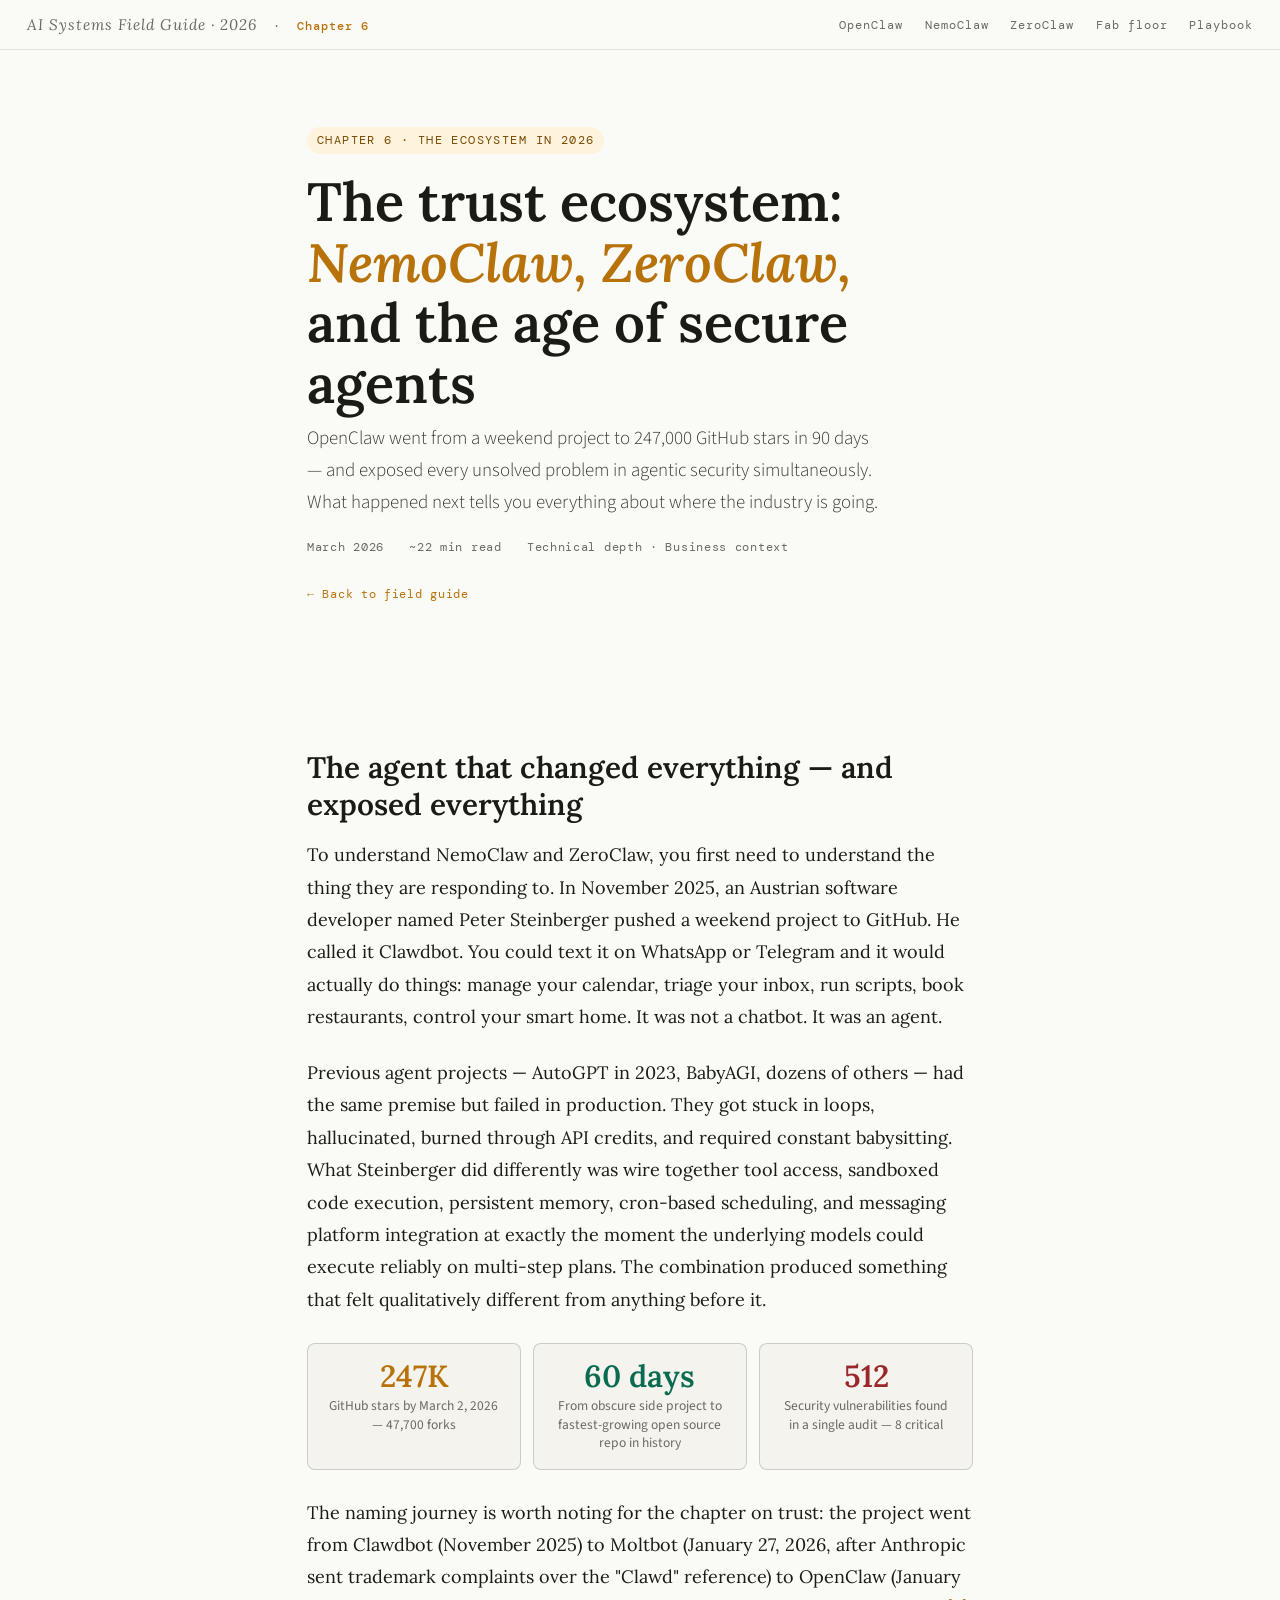
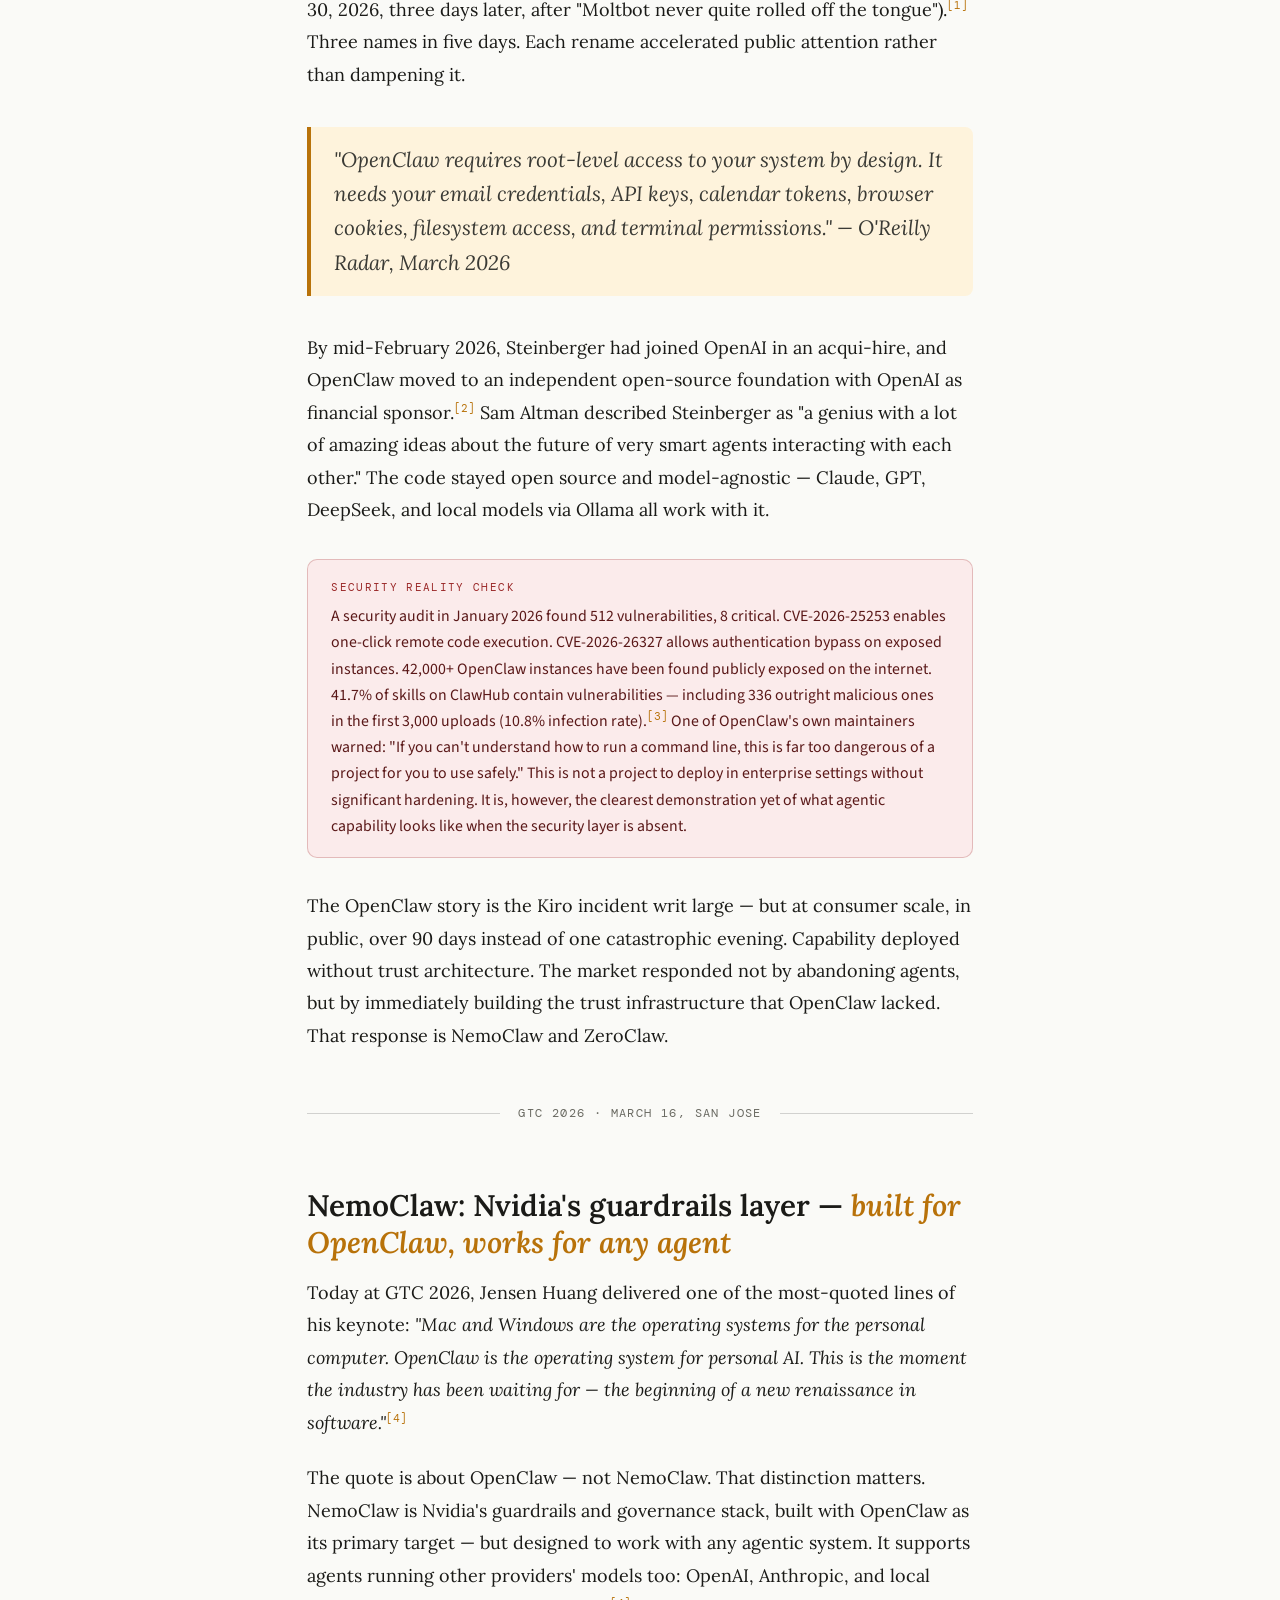
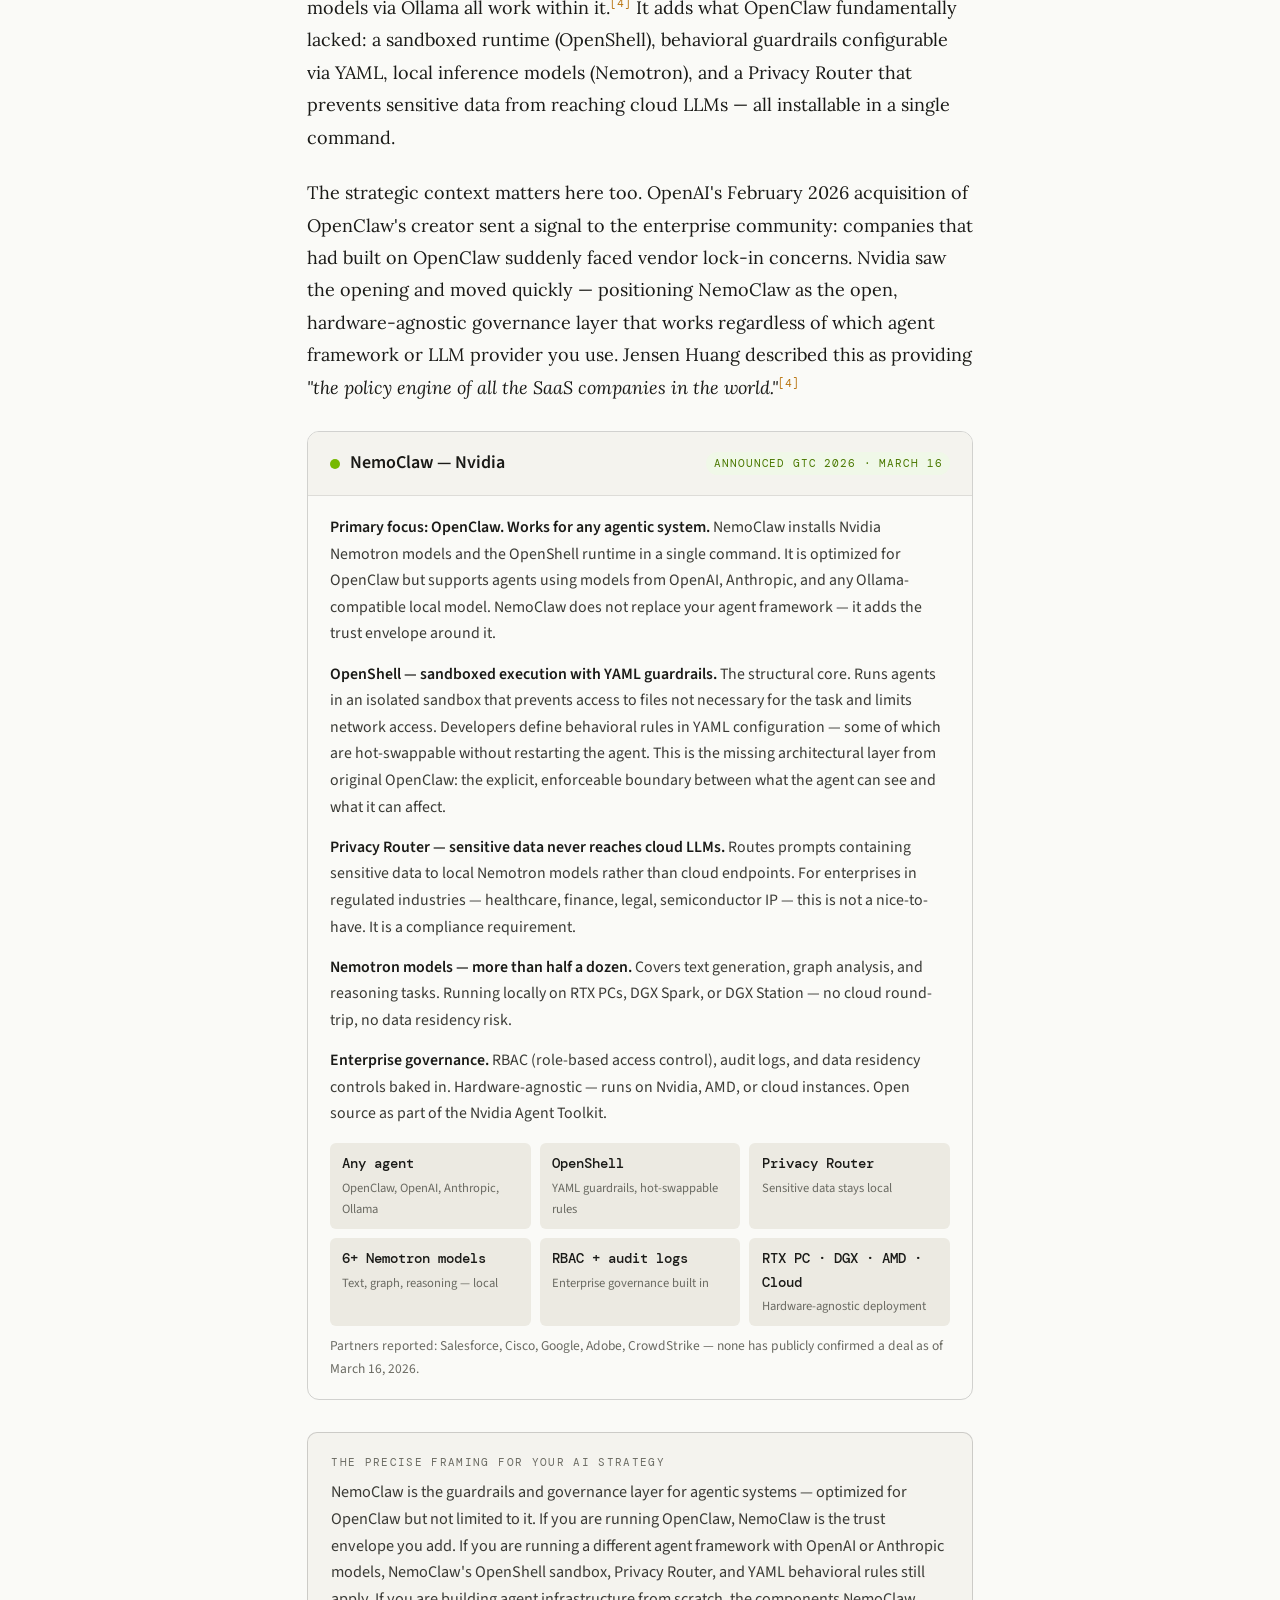
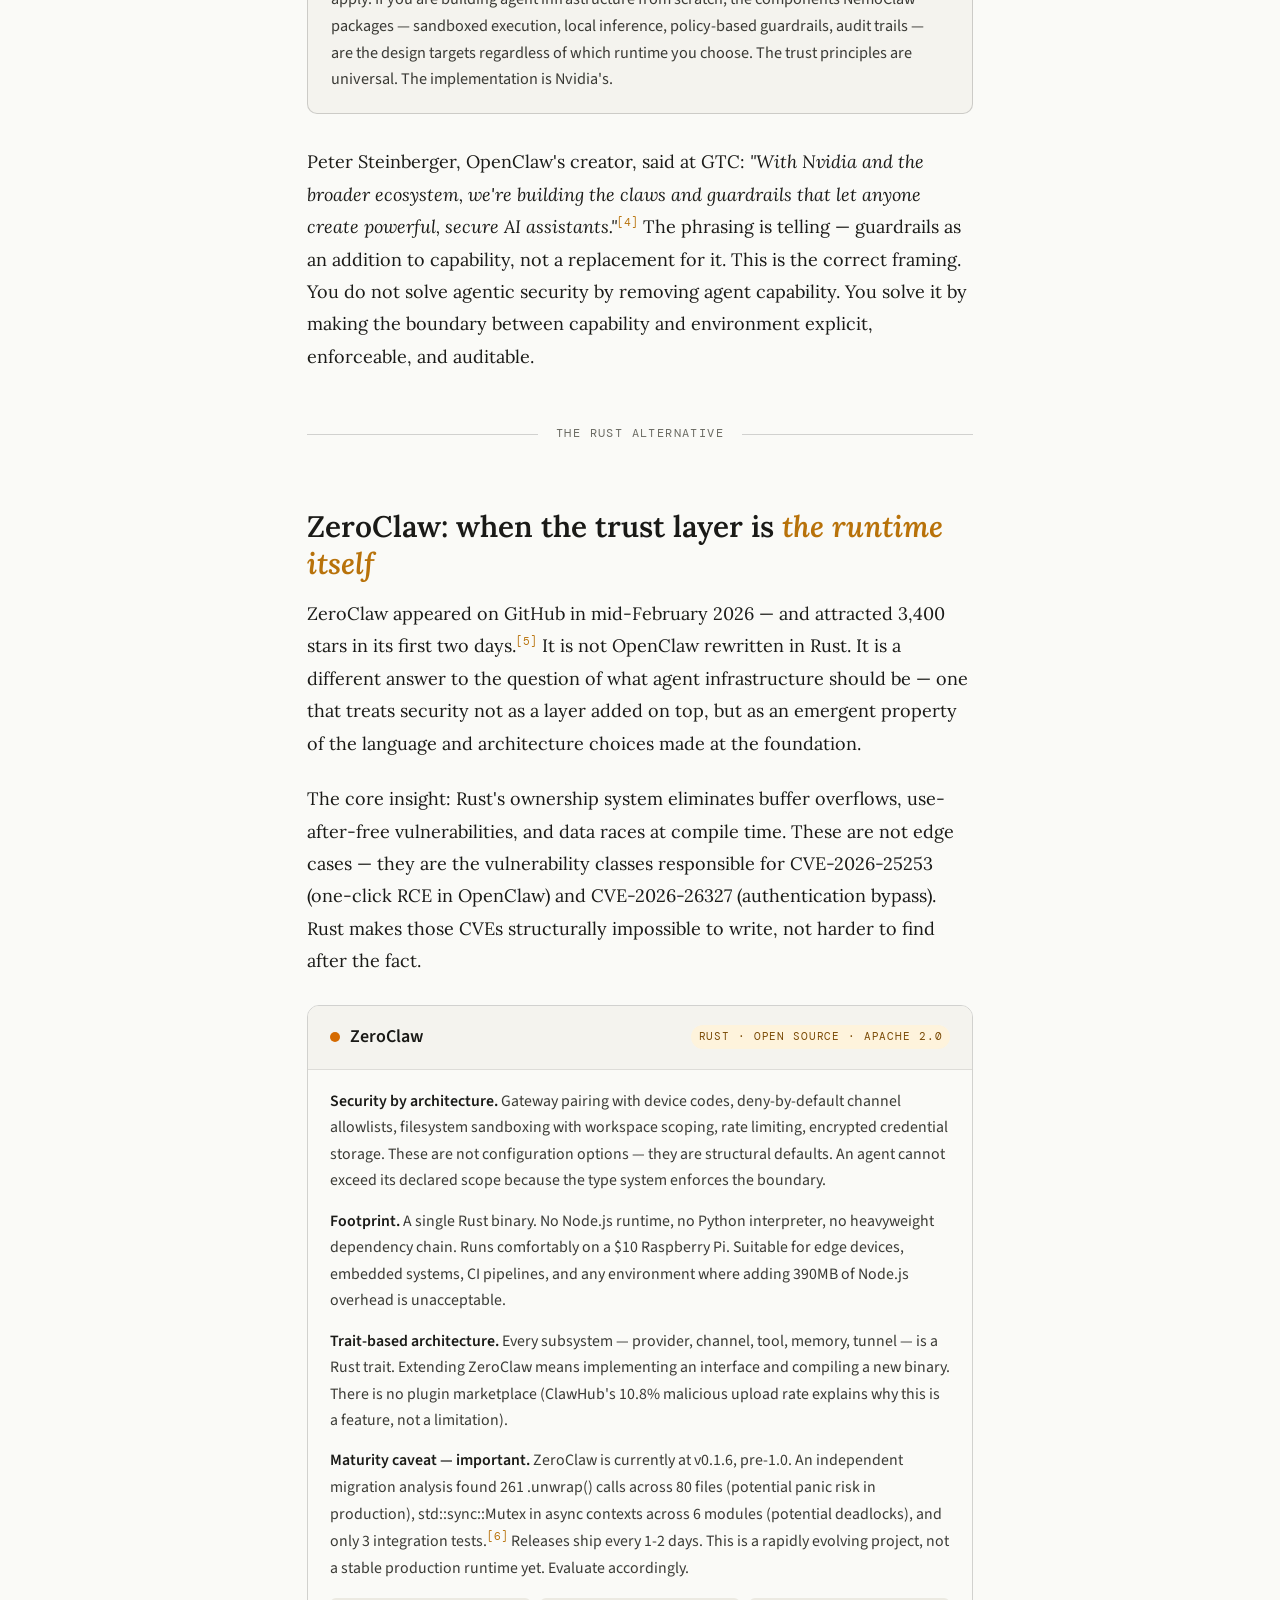
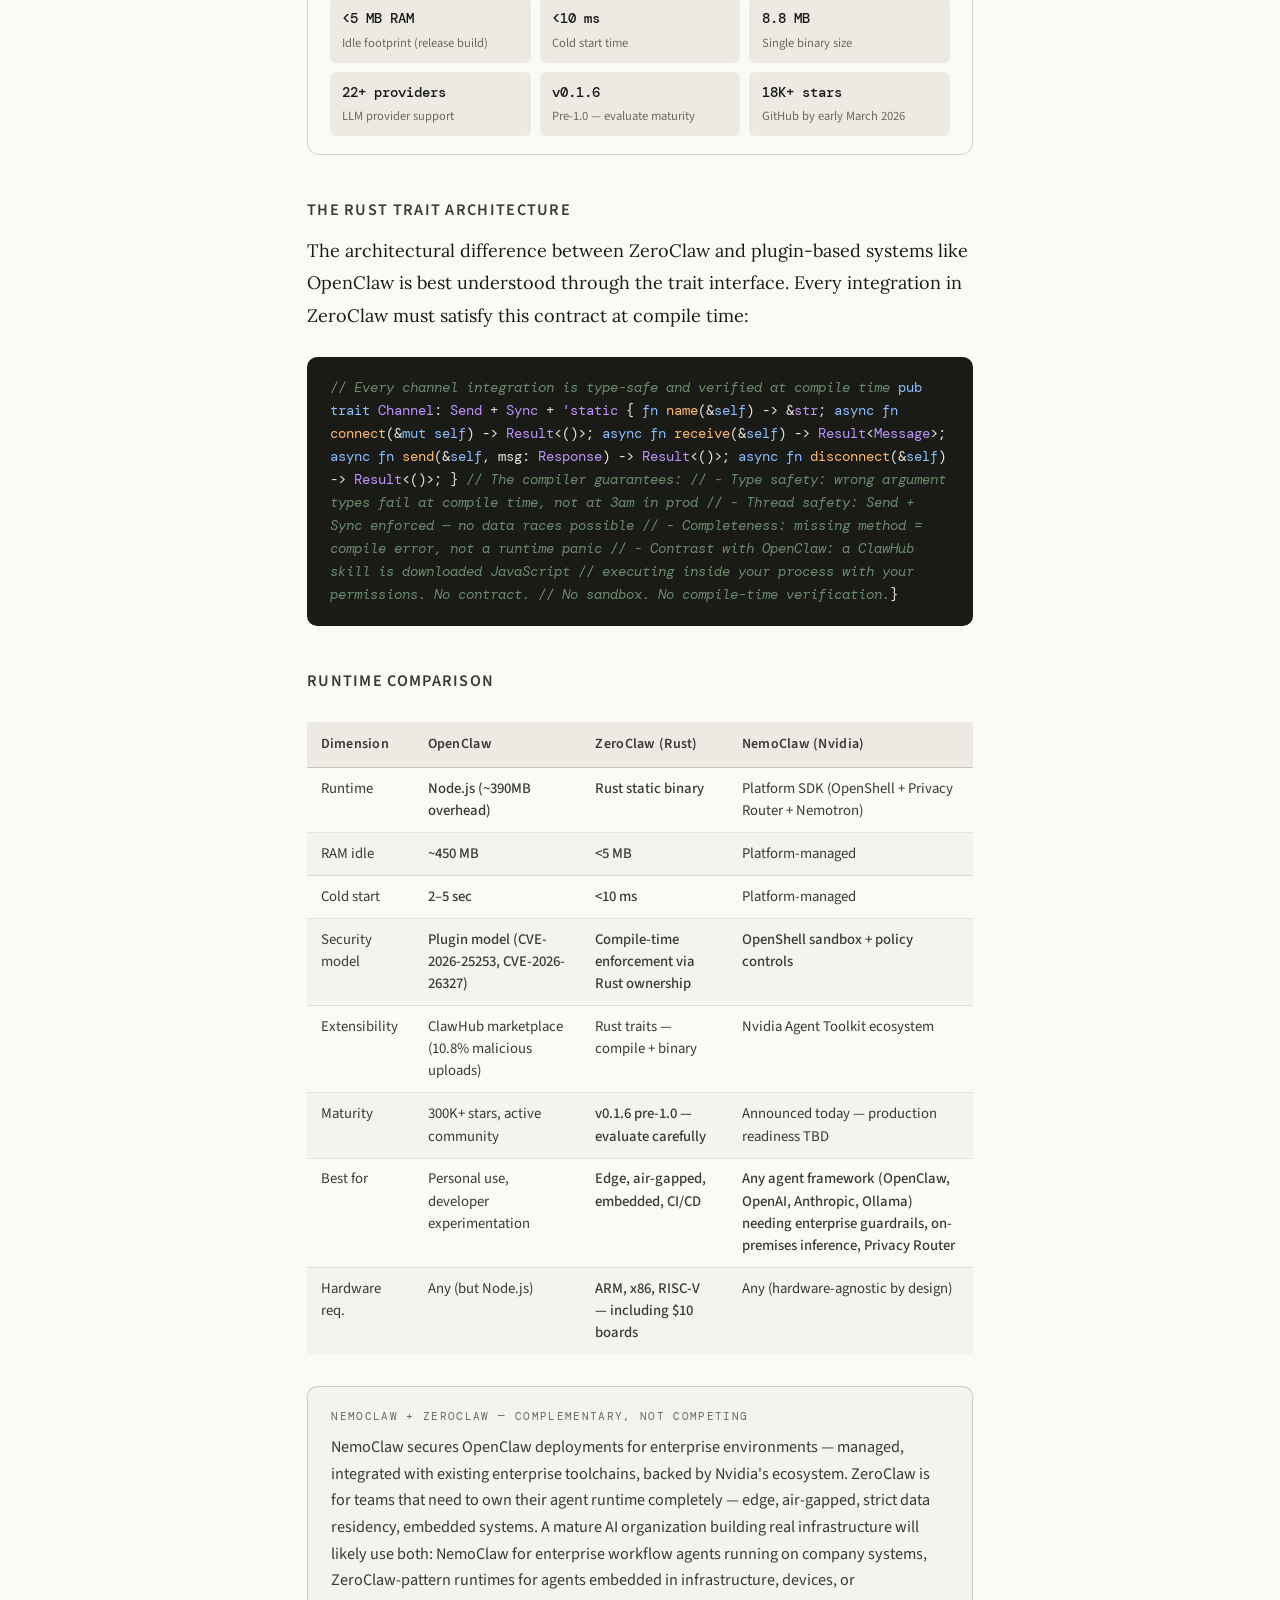
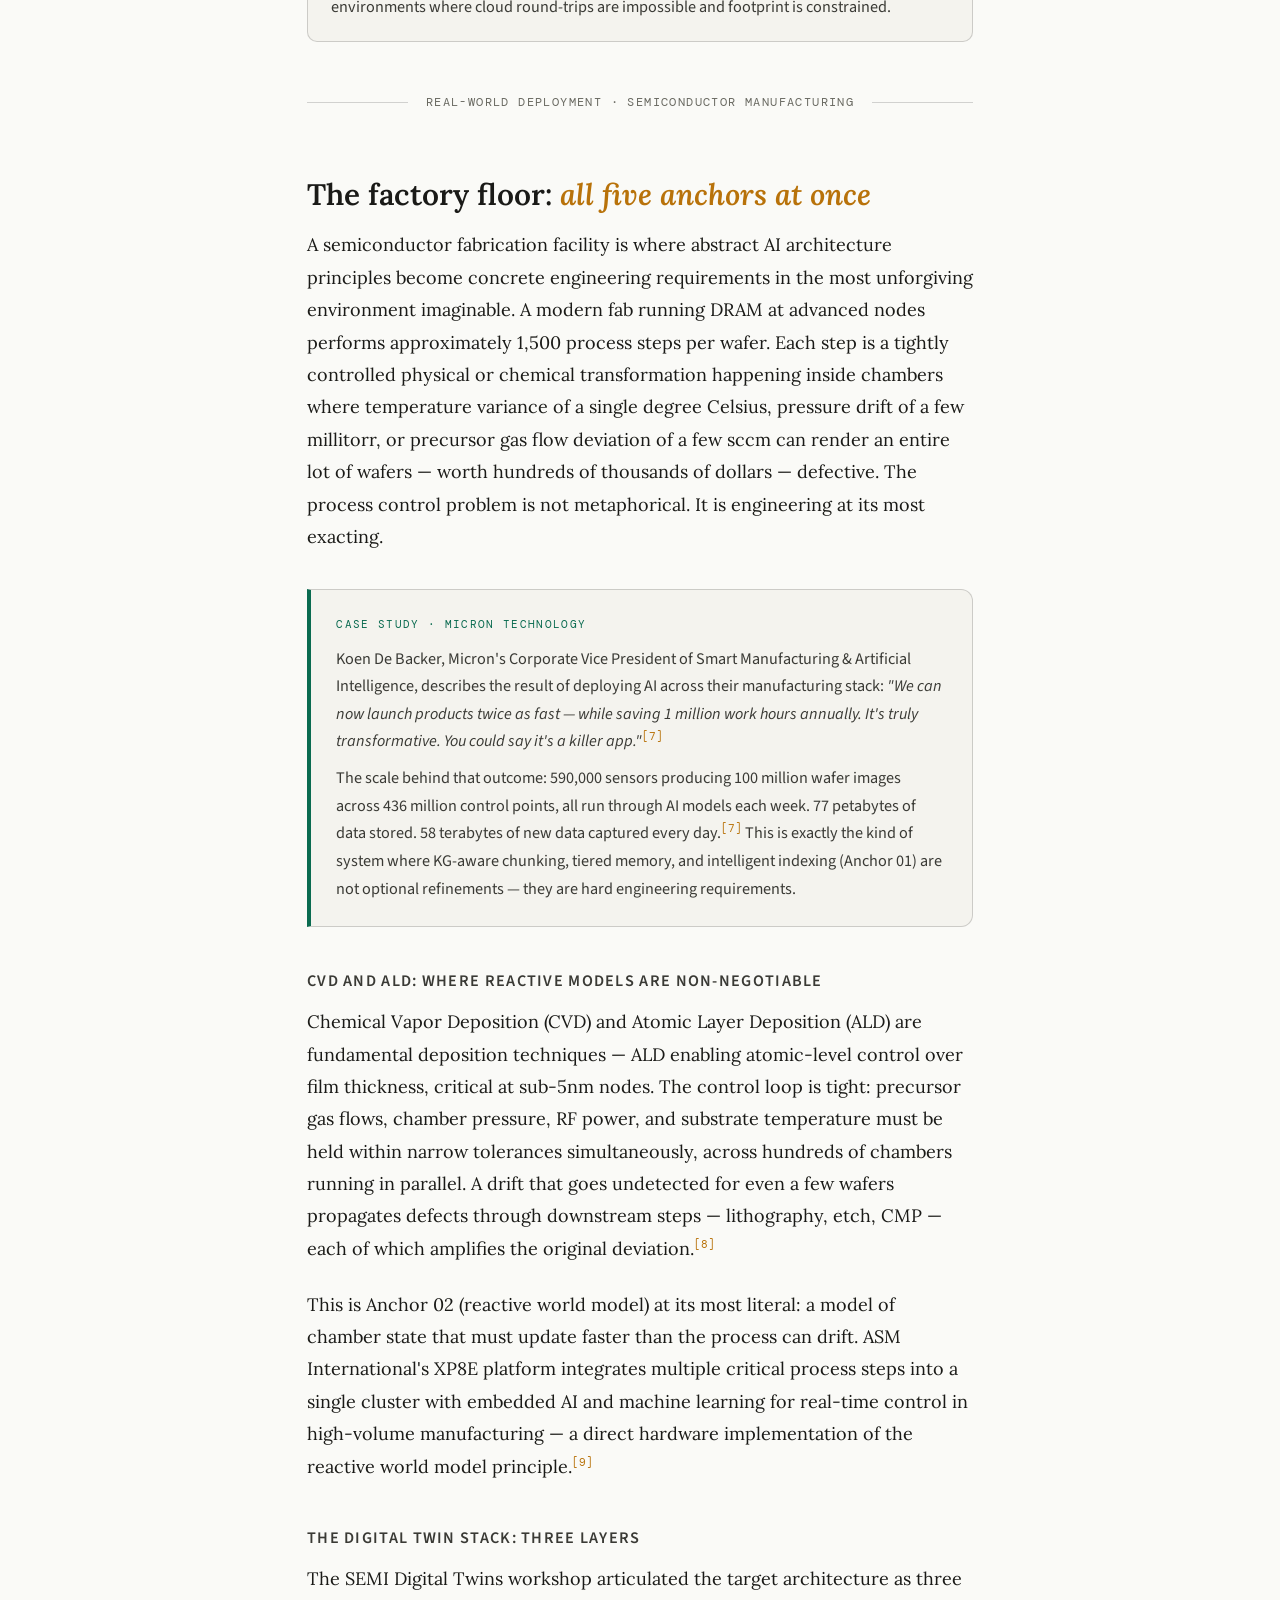
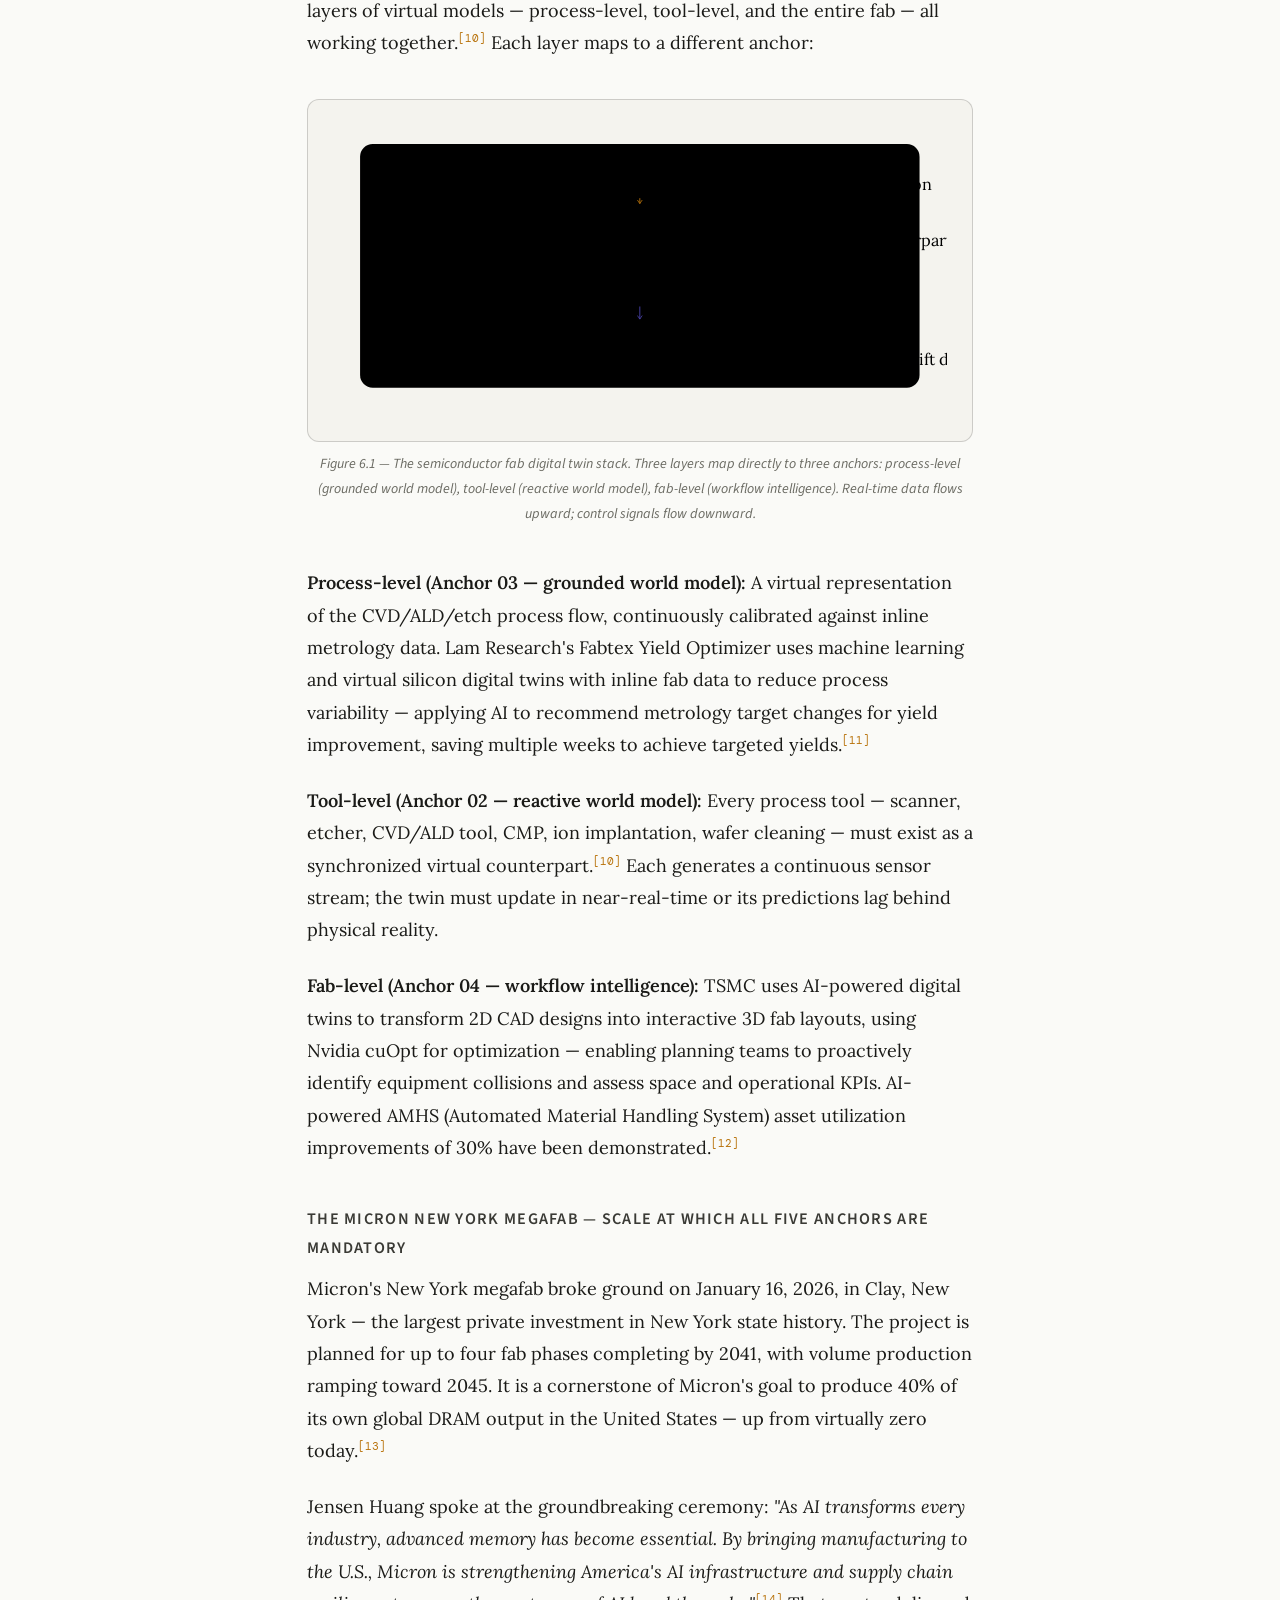
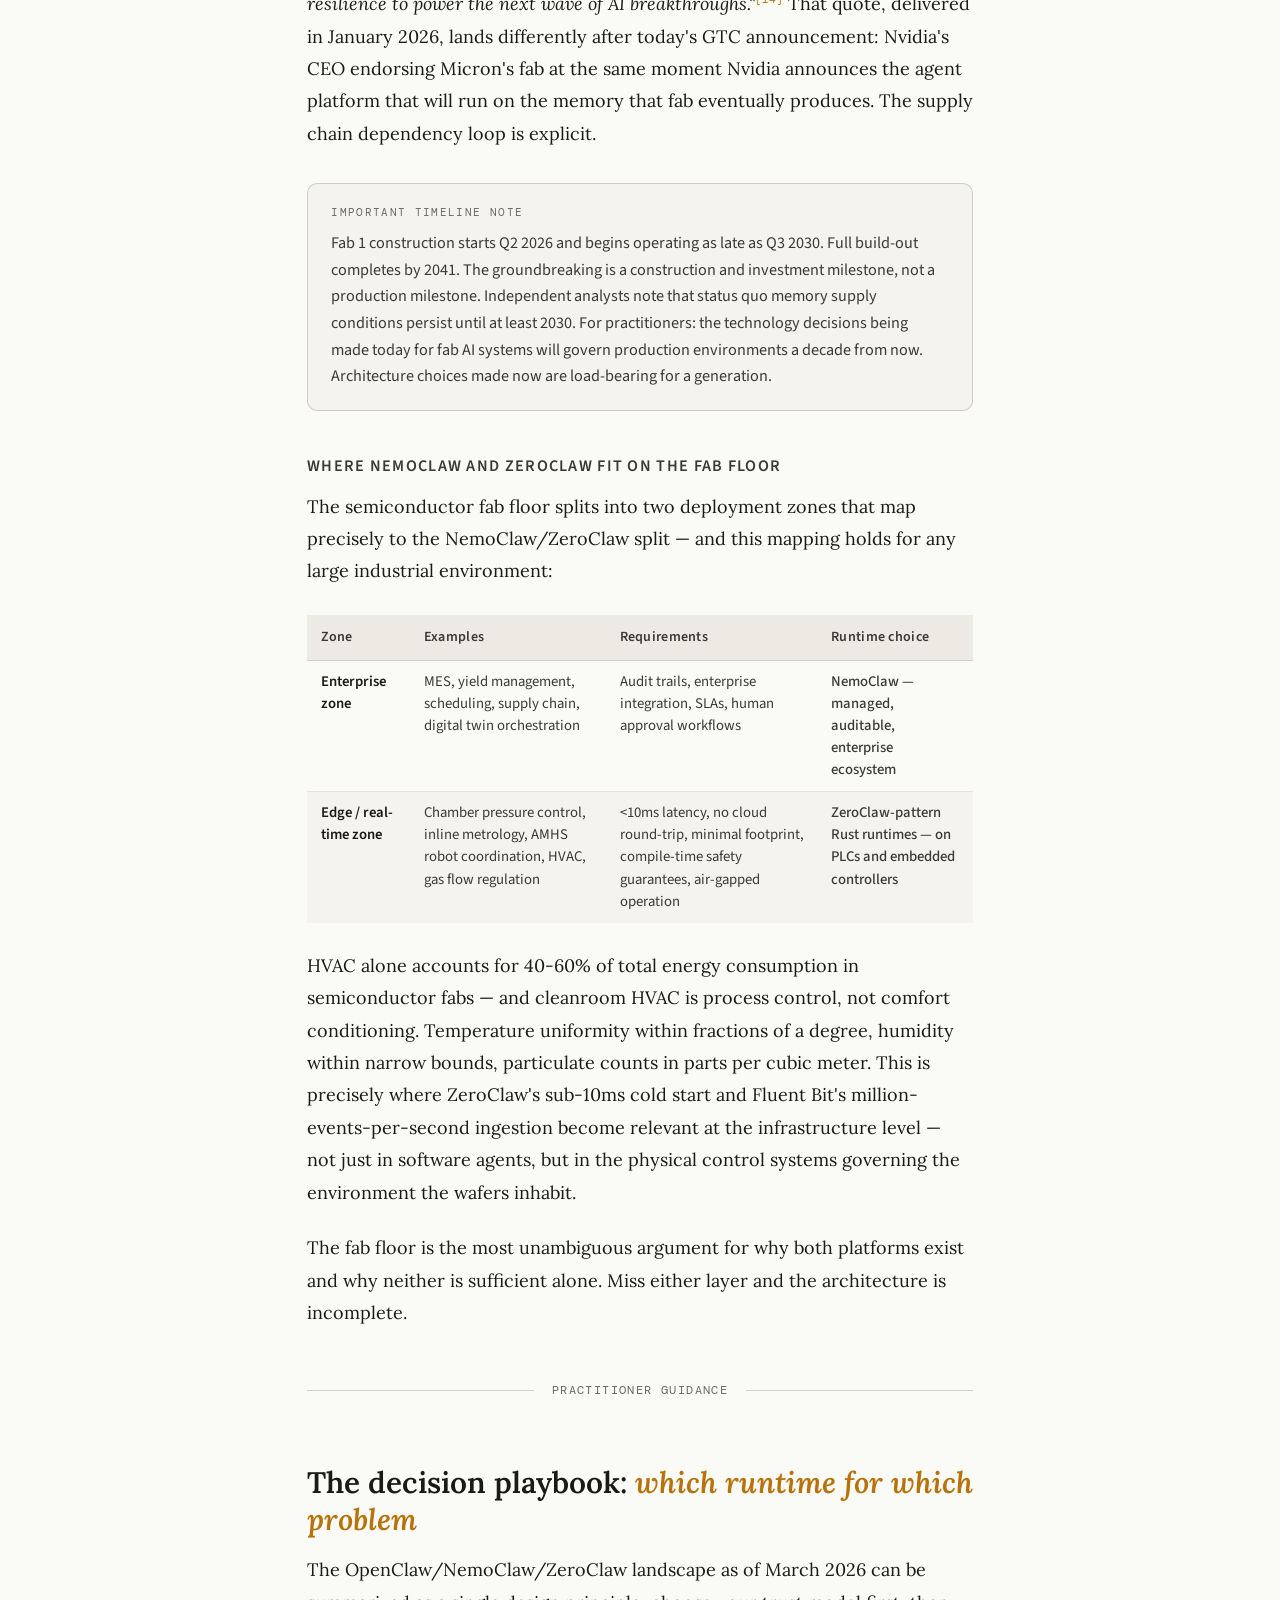
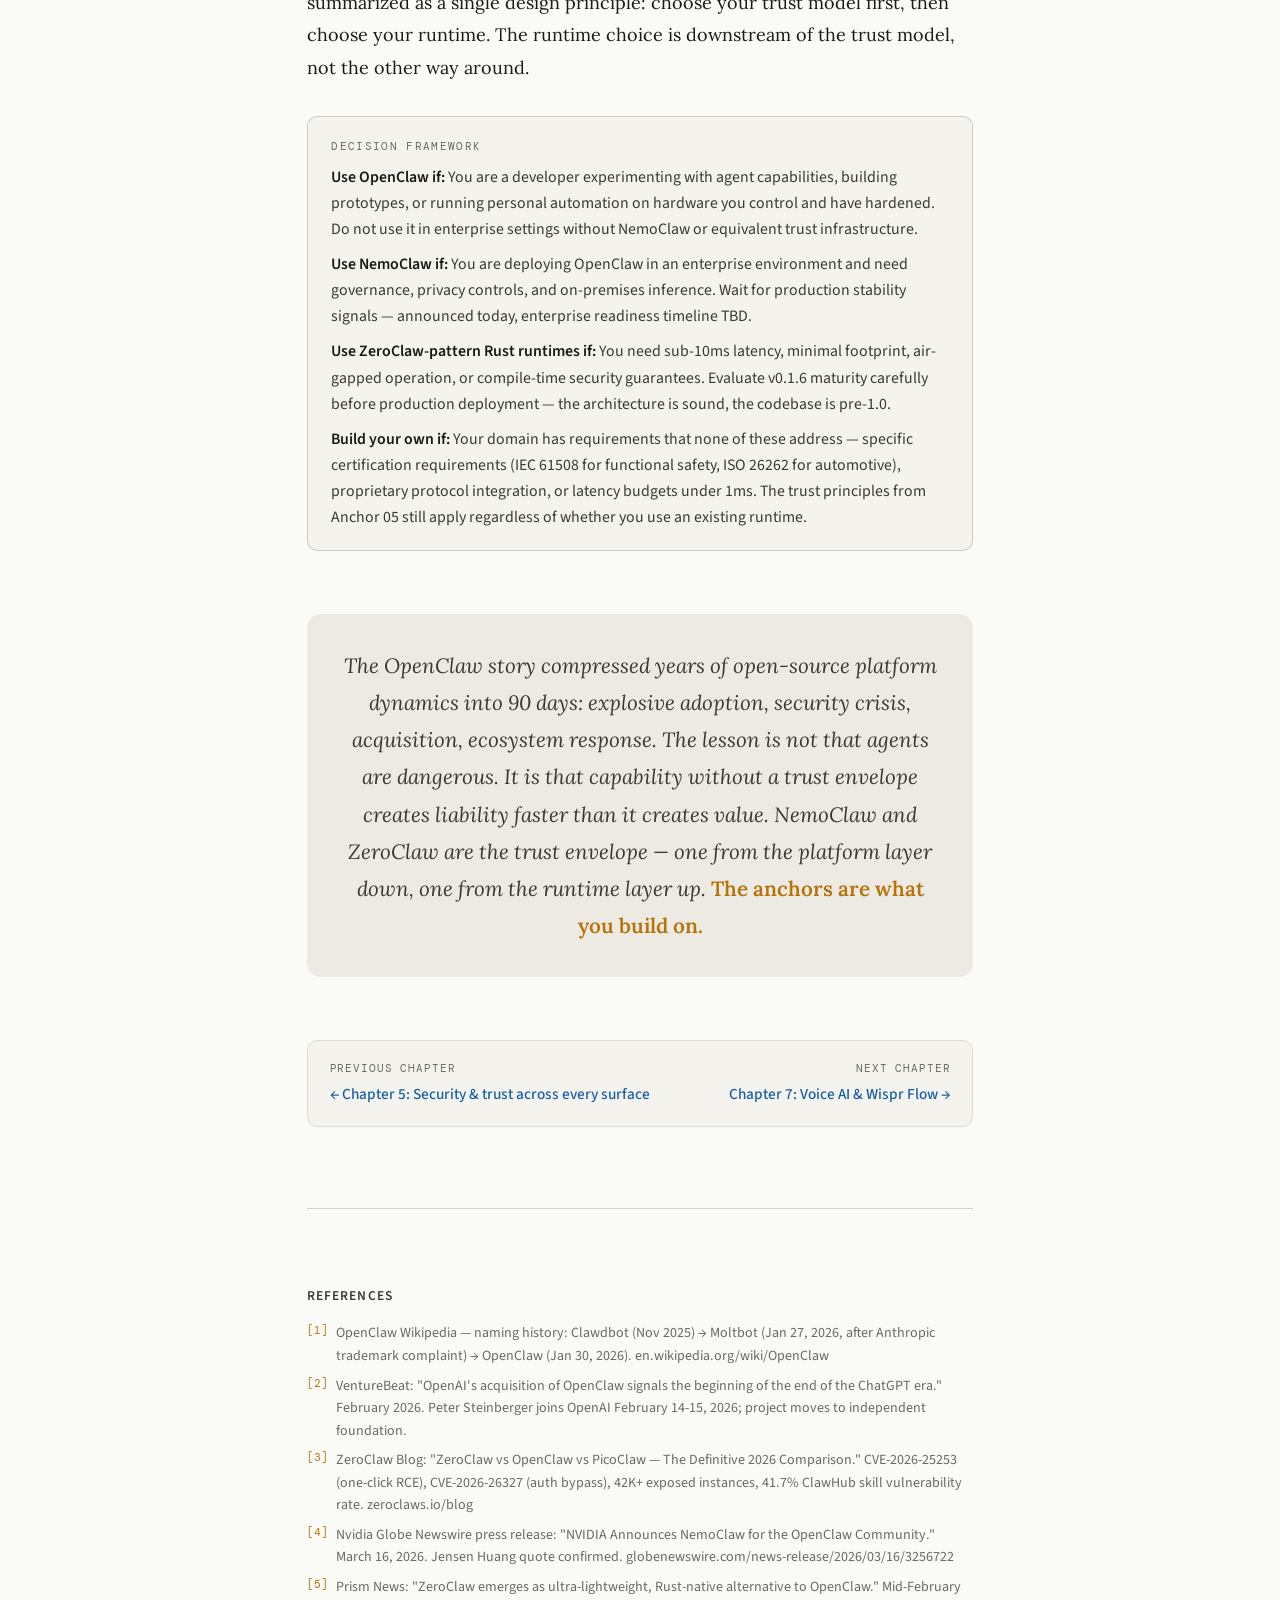
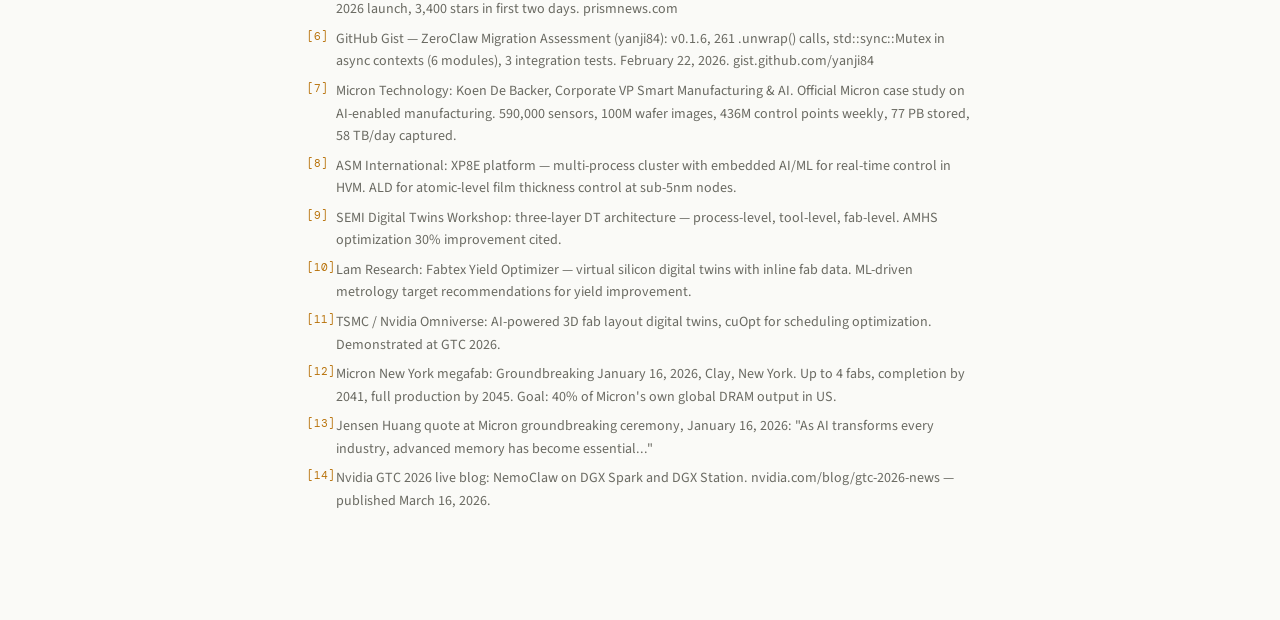
<file: chapter-06-nemoclaw-zeroclaw.html>
<!DOCTYPE html>
<html lang="en">
<head>
<meta charset="UTF-8">
<meta name="viewport" content="width=device-width, initial-scale=1.0">
<title>Chapter 6: The Trust Ecosystem — NemoClaw, ZeroClaw & the Age of Secure Agents</title>
<link rel="preconnect" href="https://fonts.googleapis.com">
<link href="https://fonts.googleapis.com/css2?family=Lora:ital,wght@0,400;0,500;0,600;1,400;1,500&family=DM+Mono:wght@400;500&family=Source+Sans+3:wght@300;400;500;600&display=swap" rel="stylesheet">
<style>
:root {
  --amber: #B8720A; --amber-l: #FEF3DC; --amber-d: #7A4A05;
  --teal: #0A6B50; --teal-l: #E0F5EE; --teal-d: #054033;
  --purple: #4A42AA; --purple-l: #EDECFD; --purple-d: #312B7A;
  --coral: #8F3818; --coral-l: #FAE9E2; --coral-d: #5E2510;
  --blue: #185FA5; --blue-l: #E4EFF9; --blue-d: #0A3A70;
  --green: #3B6D11; --green-l: #EAF3DE;
  --red: #9A2828; --red-l: #FBEBEB;
  --ink: #1A1A17; --ink-2: #3A3A35; --ink-3: #6A6A62;
  --paper: #FAFAF7; --paper-2: #F4F3EE; --paper-3: #ECEAE2;
  --border: rgba(26,26,23,0.10); --border-2: rgba(26,26,23,0.18);
  --serif: 'Lora', Georgia, serif;
  --sans: 'Source Sans 3', system-ui, sans-serif;
  --mono: 'DM Mono', 'Courier New', monospace;
}
*, *::before, *::after { box-sizing: border-box; margin: 0; padding: 0; }
html { font-size: 18px; scroll-behavior: smooth; }
body { background: var(--paper); color: var(--ink); font-family: var(--serif); line-height: 1.8; -webkit-font-smoothing: antialiased; }

#progress { position: fixed; top: 0; left: 0; height: 2px; background: var(--amber); width: 0%; z-index: 100; transition: width .1s linear; }

nav {
  position: sticky; top: 0; z-index: 90;
  background: rgba(250,250,247,.92); backdrop-filter: blur(12px);
  border-bottom: 1px solid var(--border);
  padding: .6rem 1.5rem;
  display: flex; align-items: center; justify-content: space-between;
  font-family: var(--mono); font-size: .68rem; letter-spacing: .08em; color: var(--ink-3);
}
.nav-book { font-family: var(--serif); font-size: .85rem; font-style: italic; color: var(--ink-3); }
.nav-ch { font-weight: 500; color: var(--amber); }
.nav-links { display: flex; gap: 1.2rem; }
.nav-links a { color: var(--ink-3); text-decoration: none; }
.nav-links a:hover { color: var(--ink); }

.hero { max-width: 720px; margin: 0 auto; padding: 4rem 1.5rem 2.5rem; }
.ch-badge {
  display: inline-flex; align-items: center; gap: .5rem;
  font-family: var(--mono); font-size: .65rem; letter-spacing: .12em; text-transform: uppercase;
  color: var(--amber-d); background: var(--amber-l); padding: 3px 10px; border-radius: 99px;
  margin-bottom: 1rem;
}
h1 { font-family: var(--serif); font-size: clamp(1.9rem, 5vw, 3rem); font-weight: 600; line-height: 1.12; color: var(--ink); margin-bottom: .5rem; }
h1 em { font-style: italic; color: var(--amber); }
.hero-sub { font-family: var(--sans); font-size: 1.05rem; font-weight: 300; color: var(--ink-2); line-height: 1.7; margin-bottom: 1rem; max-width: 580px; }
.meta { font-family: var(--mono); font-size: .65rem; letter-spacing: .06em; color: var(--ink-3); display: flex; gap: 1.4rem; flex-wrap: wrap; margin-bottom: 2rem; }
.meta a { color: var(--amber); text-decoration: none; }

.article-body { max-width: 720px; margin: 0 auto; padding: 0 1.5rem 6rem; }
p { margin-bottom: 1.3rem; font-size: 1rem; }
h2 { font-family: var(--serif); font-size: 1.65rem; font-weight: 600; color: var(--ink); margin: 3.5rem 0 .9rem; line-height: 1.25; }
h2 em { font-style: italic; color: var(--amber); }
h3 { font-family: var(--sans); font-size: .9rem; font-weight: 600; text-transform: uppercase; letter-spacing: .08em; color: var(--ink-2); margin: 2.2rem 0 .6rem; }
strong { font-weight: 600; color: var(--ink); }
a { color: var(--blue); text-decoration: underline; text-decoration-color: rgba(24,95,165,.3); text-underline-offset: 2px; }
a:hover { text-decoration-color: var(--blue); }
sup.ref { font-family: var(--mono); font-size: .6rem; color: var(--amber); }

.section-break { display: flex; align-items: center; gap: 1rem; margin: 2.8rem 0; font-family: var(--mono); font-size: .65rem; letter-spacing: .12em; text-transform: uppercase; color: var(--ink-3); }
.section-break::before, .section-break::after { content: ''; flex: 1; height: 1px; background: var(--border-2); }

.pullquote { border-left: 4px solid var(--amber); padding: .9rem 1.3rem; margin: 2rem 0; font-family: var(--serif); font-size: 1.15rem; font-style: italic; color: var(--ink-2); line-height: 1.65; background: var(--amber-l); border-radius: 0 8px 8px 0; }

.callout { background: var(--paper-2); border: 1px solid var(--border-2); border-radius: 10px; padding: 1.1rem 1.3rem; margin: 1.8rem 0; font-family: var(--sans); font-size: .9rem; line-height: 1.65; color: var(--ink-2); }
.callout-label { font-family: var(--mono); font-size: .62rem; letter-spacing: .12em; text-transform: uppercase; color: var(--ink-3); margin-bottom: .45rem; }

.warn-box { background: var(--red-l); border: 1px solid rgba(154,40,40,.25); border-radius: 10px; padding: 1rem 1.3rem; margin: 1.8rem 0; font-family: var(--sans); font-size: .88rem; line-height: 1.65; color: #5A1818; }
.warn-label { font-family: var(--mono); font-size: .62rem; letter-spacing: .12em; text-transform: uppercase; color: var(--red); margin-bottom: .4rem; }

.code-block { background: #1A1A17; color: #E8E4D8; font-family: var(--mono); font-size: .75rem; line-height: 1.7; border-radius: 10px; padding: 1.1rem 1.3rem; margin: 1.4rem 0; overflow-x: auto; }
.code-block .kw { color: #89BFFF; }
.code-block .ty { color: #BD93F9; }
.code-block .cm { color: #6A8A6A; font-style: italic; }
.code-block .fn { color: #FFB86C; }

.figure { margin: 2.2rem 0; }
.figure-inner { background: var(--paper-2); border: 1px solid var(--border-2); border-radius: 12px; padding: 1.4rem; overflow-x: auto; }
.figure-caption { font-family: var(--sans); font-size: .78rem; color: var(--ink-3); margin-top: .55rem; text-align: center; font-style: italic; }

.ecosystem-card { border: 1px solid var(--border-2); border-radius: 12px; overflow: hidden; margin: 1.5rem 0; }
.ec-header { display: flex; align-items: center; gap: 10px; padding: .85rem 1.2rem; border-bottom: 1px solid var(--border); background: var(--paper-2); }
.ec-dot { width: 10px; height: 10px; border-radius: 50%; flex-shrink: 0; }
.ec-name { font-family: var(--sans); font-size: 1rem; font-weight: 600; color: var(--ink); }
.ec-tag { font-family: var(--mono); font-size: .6rem; letter-spacing: .08em; text-transform: uppercase; padding: 2px 8px; border-radius: 99px; margin-left: auto; white-space: nowrap; }
.ec-body { padding: 1rem 1.2rem; font-family: var(--sans); font-size: .88rem; color: var(--ink-2); line-height: 1.68; }
.ec-body p { font-family: var(--sans); font-size: .88rem; margin-bottom: .75rem; }
.ec-props { display: grid; grid-template-columns: repeat(auto-fill, minmax(155px,1fr)); gap: .5rem; margin-top: .9rem; }
.ec-prop { background: var(--paper-3); border-radius: 6px; padding: .5rem .7rem; }
.prop-val { font-family: var(--mono); font-size: .78rem; font-weight: 500; color: var(--ink); margin-bottom: 2px; }
.prop-label { font-family: var(--sans); font-size: .7rem; color: var(--ink-3); }

.compare-table { width: 100%; border-collapse: collapse; font-family: var(--sans); font-size: .82rem; margin: 1.5rem 0; }
.compare-table th { background: var(--paper-3); font-weight: 600; color: var(--ink-2); padding: .55rem .75rem; text-align: left; border-bottom: 1px solid var(--border-2); font-size: .78rem; letter-spacing: .02em; }
.compare-table td { padding: .55rem .75rem; border-bottom: 1px solid var(--border); color: var(--ink-2); vertical-align: top; line-height: 1.5; }
.compare-table tr:last-child td { border-bottom: none; }
.compare-table tr:nth-child(even) td { background: var(--paper-2); }
.td-good { color: var(--teal); font-weight: 500; }
.td-warn { color: var(--amber); font-weight: 500; }
.td-bad { color: var(--red); font-weight: 500; }

.fab-section { background: var(--paper-2); border: 1px solid var(--border-2); border-left: 4px solid var(--teal); border-radius: 0 12px 12px 0; padding: 1.3rem 1.4rem; margin: 2rem 0; }
.fab-label { font-family: var(--mono); font-size: .62rem; letter-spacing: .12em; text-transform: uppercase; color: var(--teal); margin-bottom: .6rem; }

.kiro-block { background: #180E08; border: 1px solid #5A2510; border-radius: 12px; padding: 1.6rem; margin: 2rem 0; color: #F0C4B0; }
.kiro-eyebrow { font-family: var(--mono); font-size: .62rem; letter-spacing: .12em; text-transform: uppercase; color: #C06040; margin-bottom: .7rem; display: flex; align-items: center; gap: .5rem; }
.kiro-dot { width: 6px; height: 6px; border-radius: 50%; background: #E04A3A; animation: kpulse 2s ease-in-out infinite; flex-shrink: 0; }
@keyframes kpulse { 0%,100%{opacity:1} 50%{opacity:.3} }
.kiro-block h3 { font-family: var(--serif); font-size: 1.2rem; font-weight: 600; color: #FAE8E0; text-transform: none; letter-spacing: 0; margin: 0 0 .7rem; }
.kiro-block p { font-family: var(--sans); font-size: .88rem; line-height: 1.7; color: #D8B0A0; margin-bottom: .7rem; }

.stat-row { display: grid; grid-template-columns: repeat(3,1fr); gap: .7rem; margin: 1.5rem 0; }
.stat-card { background: var(--paper-2); border: 1px solid var(--border-2); border-radius: 8px; padding: .85rem 1rem; text-align: center; }
.stat-val { font-family: var(--serif); font-size: 1.7rem; font-weight: 600; line-height: 1.1; margin-bottom: .2rem; }
.stat-label { font-family: var(--sans); font-size: .75rem; color: var(--ink-3); line-height: 1.4; }

.principle-block { background: var(--paper-3); border-radius: 14px; padding: 1.8rem 2rem; margin: 3.5rem 0; text-align: center; }
.principle-block p { font-family: var(--serif); font-size: 1.15rem; font-style: italic; color: var(--ink-2); line-height: 1.8; margin: 0; }
.principle-block em { font-style: normal; font-weight: 600; color: var(--amber); }

.nav-strip { display: flex; justify-content: space-between; align-items: center; margin: 3rem 0 1rem; padding: 1rem 1.2rem; background: var(--paper-2); border-radius: 10px; border: 1px solid var(--border); font-family: var(--sans); font-size: .85rem; }
.nav-strip a { color: var(--blue); text-decoration: none; font-weight: 500; }
.nav-strip a:hover { text-decoration: underline; }
.nav-strip .nav-label { font-family: var(--mono); font-size: .6rem; letter-spacing: .08em; text-transform: uppercase; color: var(--ink-3); display: block; margin-bottom: 2px; }

.refs { margin-top: 4.5rem; padding-top: 2rem; border-top: 1px solid var(--border-2); font-family: var(--sans); font-size: .78rem; color: var(--ink-3); line-height: 1.6; }
.refs h3 { font-size: .75rem; margin-bottom: .9rem; }
.refs ol { list-style: none; display: flex; flex-direction: column; gap: .4rem; }
.refs li { padding-left: 1.6rem; position: relative; }
.refs li::before { content: '[' attr(data-n) ']'; position: absolute; left: 0; color: var(--amber); font-family: var(--mono); font-size: .62rem; }

@media(max-width:600px) {
  .stat-row { grid-template-columns: 1fr 1fr; }
  .compare-table { font-size: .75rem; }
  .ec-props { grid-template-columns: 1fr 1fr; }
  .nav-strip { flex-direction: column; gap: .8rem; text-align: center; }
}
</style>
</head>
<body>
<div id="progress"></div>

<nav>
  <span>
    <span class="nav-book">AI Systems Field Guide · 2026</span>
    &nbsp;·&nbsp;
    <span class="nav-ch">Chapter 6</span>
  </span>
  <div class="nav-links">
    <a href="#openclaw">OpenClaw</a>
    <a href="#nemoclaw">NemoClaw</a>
    <a href="#zeroclaw">ZeroClaw</a>
    <a href="#fab">Fab floor</a>
    <a href="#playbook">Playbook</a>
  </div>
</nav>

<div class="hero">
  <div class="ch-badge">Chapter 6 · The ecosystem in 2026</div>
  <h1>The trust ecosystem:<br><em>NemoClaw, ZeroClaw,</em><br>and the age of secure agents</h1>
  <p class="hero-sub">OpenClaw went from a weekend project to 247,000 GitHub stars in 90 days — and exposed every unsolved problem in agentic security simultaneously. What happened next tells you everything about where the industry is going.</p>
  <div class="meta">
    <span>March 2026</span>
    <span>~22 min read</span>
    <span>Technical depth · Business context</span>
    <span><a href="index.html">← Back to field guide</a></span>
  </div>
</div>

<div class="article-body">

<!-- ══ PART 1: OPENCLAW STORY ══ -->
<h2 id="openclaw">The agent that changed everything — and exposed everything</h2>

<p>To understand NemoClaw and ZeroClaw, you first need to understand the thing they are responding to. In November 2025, an Austrian software developer named Peter Steinberger pushed a weekend project to GitHub. He called it Clawdbot. You could text it on WhatsApp or Telegram and it would actually do things: manage your calendar, triage your inbox, run scripts, book restaurants, control your smart home. It was not a chatbot. It was an agent.</p>

<p>Previous agent projects — AutoGPT in 2023, BabyAGI, dozens of others — had the same premise but failed in production. They got stuck in loops, hallucinated, burned through API credits, and required constant babysitting. What Steinberger did differently was wire together tool access, sandboxed code execution, persistent memory, cron-based scheduling, and messaging platform integration at exactly the moment the underlying models could execute reliably on multi-step plans. The combination produced something that felt qualitatively different from anything before it.</p>

<div class="stat-row">
  <div class="stat-card"><div class="stat-val" style="color:var(--amber)">247K</div><div class="stat-label">GitHub stars by March 2, 2026 — 47,700 forks</div></div>
  <div class="stat-card"><div class="stat-val" style="color:var(--teal)">60 days</div><div class="stat-label">From obscure side project to fastest-growing open source repo in history</div></div>
  <div class="stat-card"><div class="stat-val" style="color:var(--red)">512</div><div class="stat-label">Security vulnerabilities found in a single audit — 8 critical</div></div>
</div>

<p>The naming journey is worth noting for the chapter on trust: the project went from Clawdbot (November 2025) to Moltbot (January 27, 2026, after Anthropic sent trademark complaints over the "Clawd" reference) to OpenClaw (January 30, 2026, three days later, after "Moltbot never quite rolled off the tongue").<sup class="ref">[1]</sup> Three names in five days. Each rename accelerated public attention rather than dampening it.</p>

<div class="pullquote">"OpenClaw requires root-level access to your system by design. It needs your email credentials, API keys, calendar tokens, browser cookies, filesystem access, and terminal permissions." — O'Reilly Radar, March 2026</div>

<p>By mid-February 2026, Steinberger had joined OpenAI in an acqui-hire, and OpenClaw moved to an independent open-source foundation with OpenAI as financial sponsor.<sup class="ref">[2]</sup> Sam Altman described Steinberger as "a genius with a lot of amazing ideas about the future of very smart agents interacting with each other." The code stayed open source and model-agnostic — Claude, GPT, DeepSeek, and local models via Ollama all work with it.</p>

<div class="warn-box">
  <div class="warn-label">Security reality check</div>
  <p style="margin:0;font-family:var(--sans);font-size:.88rem;line-height:1.65">A security audit in January 2026 found 512 vulnerabilities, 8 critical. CVE-2026-25253 enables one-click remote code execution. CVE-2026-26327 allows authentication bypass on exposed instances. 42,000+ OpenClaw instances have been found publicly exposed on the internet. 41.7% of skills on ClawHub contain vulnerabilities — including 336 outright malicious ones in the first 3,000 uploads (10.8% infection rate).<sup class="ref">[3]</sup> One of OpenClaw's own maintainers warned: "If you can't understand how to run a command line, this is far too dangerous of a project for you to use safely." This is not a project to deploy in enterprise settings without significant hardening. It is, however, the clearest demonstration yet of what agentic capability looks like when the security layer is absent.</p>
</div>

<p>The OpenClaw story is the Kiro incident writ large — but at consumer scale, in public, over 90 days instead of one catastrophic evening. Capability deployed without trust architecture. The market responded not by abandoning agents, but by immediately building the trust infrastructure that OpenClaw lacked. That response is NemoClaw and ZeroClaw.</p>

<!-- ══ PART 2: NEMOCLAW ══ -->
<div class="section-break" id="nemoclaw">GTC 2026 · March 16, San Jose</div>

<h2>NemoClaw: Nvidia's guardrails layer — <em>built for OpenClaw, works for any agent</em></h2>

<p>Today at GTC 2026, Jensen Huang delivered one of the most-quoted lines of his keynote: <em>"Mac and Windows are the operating systems for the personal computer. OpenClaw is the operating system for personal AI. This is the moment the industry has been waiting for — the beginning of a new renaissance in software."</em><sup class="ref">[4]</sup></p>

<p>The quote is about OpenClaw — not NemoClaw. That distinction matters. NemoClaw is Nvidia's guardrails and governance stack, built with OpenClaw as its primary target — but designed to work with any agentic system. It supports agents running other providers' models too: OpenAI, Anthropic, and local models via Ollama all work within it.<sup class="ref">[4]</sup> It adds what OpenClaw fundamentally lacked: a sandboxed runtime (OpenShell), behavioral guardrails configurable via YAML, local inference models (Nemotron), and a Privacy Router that prevents sensitive data from reaching cloud LLMs — all installable in a single command.</p>

<p>The strategic context matters here too. OpenAI's February 2026 acquisition of OpenClaw's creator sent a signal to the enterprise community: companies that had built on OpenClaw suddenly faced vendor lock-in concerns. Nvidia saw the opening and moved quickly — positioning NemoClaw as the open, hardware-agnostic governance layer that works regardless of which agent framework or LLM provider you use. Jensen Huang described this as providing <em>"the policy engine of all the SaaS companies in the world."</em><sup class="ref">[4]</sup></p>

<div class="ecosystem-card">
  <div class="ec-header">
    <div class="ec-dot" style="background:#76B900"></div>
    <div class="ec-name">NemoClaw — Nvidia</div>
    <span class="ec-tag" style="background:#F0F8E8;color:#4A7800">Announced GTC 2026 · March 16</span>
  </div>
  <div class="ec-body">
    <p><strong>Primary focus: OpenClaw. Works for any agentic system.</strong> NemoClaw installs Nvidia Nemotron models and the OpenShell runtime in a single command. It is optimized for OpenClaw but supports agents using models from OpenAI, Anthropic, and any Ollama-compatible local model. NemoClaw does not replace your agent framework — it adds the trust envelope around it.</p>
    <p><strong>OpenShell — sandboxed execution with YAML guardrails.</strong> The structural core. Runs agents in an isolated sandbox that prevents access to files not necessary for the task and limits network access. Developers define behavioral rules in YAML configuration — some of which are hot-swappable without restarting the agent. This is the missing architectural layer from original OpenClaw: the explicit, enforceable boundary between what the agent can see and what it can affect.</p>
    <p><strong>Privacy Router — sensitive data never reaches cloud LLMs.</strong> Routes prompts containing sensitive data to local Nemotron models rather than cloud endpoints. For enterprises in regulated industries — healthcare, finance, legal, semiconductor IP — this is not a nice-to-have. It is a compliance requirement.</p>
    <p><strong>Nemotron models — more than half a dozen.</strong> Covers text generation, graph analysis, and reasoning tasks. Running locally on RTX PCs, DGX Spark, or DGX Station — no cloud round-trip, no data residency risk.</p>
    <p><strong>Enterprise governance.</strong> RBAC (role-based access control), audit logs, and data residency controls baked in. Hardware-agnostic — runs on Nvidia, AMD, or cloud instances. Open source as part of the Nvidia Agent Toolkit.</p>
    <div class="ec-props">
      <div class="ec-prop"><div class="prop-val">Any agent</div><div class="prop-label">OpenClaw, OpenAI, Anthropic, Ollama</div></div>
      <div class="ec-prop"><div class="prop-val">OpenShell</div><div class="prop-label">YAML guardrails, hot-swappable rules</div></div>
      <div class="ec-prop"><div class="prop-val">Privacy Router</div><div class="prop-label">Sensitive data stays local</div></div>
      <div class="ec-prop"><div class="prop-val">6+ Nemotron models</div><div class="prop-label">Text, graph, reasoning — local</div></div>
      <div class="ec-prop"><div class="prop-val">RBAC + audit logs</div><div class="prop-label">Enterprise governance built in</div></div>
      <div class="ec-prop"><div class="prop-val">RTX PC · DGX · AMD · Cloud</div><div class="prop-label">Hardware-agnostic deployment</div></div>
    </div>
    <p style="font-size:.75rem;color:var(--ink-3);margin-top:.5rem;margin-bottom:0">Partners reported: Salesforce, Cisco, Google, Adobe, CrowdStrike — none has publicly confirmed a deal as of March 16, 2026.</p>
  </div>
</div>

<div class="callout">
  <div class="callout-label">The precise framing for your AI strategy</div>
  NemoClaw is the guardrails and governance layer for agentic systems — optimized for OpenClaw but not limited to it. If you are running OpenClaw, NemoClaw is the trust envelope you add. If you are running a different agent framework with OpenAI or Anthropic models, NemoClaw's OpenShell sandbox, Privacy Router, and YAML behavioral rules still apply. If you are building agent infrastructure from scratch, the components NemoClaw packages — sandboxed execution, local inference, policy-based guardrails, audit trails — are the design targets regardless of which runtime you choose. The trust principles are universal. The implementation is Nvidia's.
</div>

<p>Peter Steinberger, OpenClaw's creator, said at GTC: <em>"With Nvidia and the broader ecosystem, we're building the claws and guardrails that let anyone create powerful, secure AI assistants."</em><sup class="ref">[4]</sup> The phrasing is telling — guardrails as an addition to capability, not a replacement for it. This is the correct framing. You do not solve agentic security by removing agent capability. You solve it by making the boundary between capability and environment explicit, enforceable, and auditable.</p>

<!-- ══ PART 3: ZEROCLAW ══ -->
<div class="section-break" id="zeroclaw">The Rust alternative</div>

<h2>ZeroClaw: when the trust layer is <em>the runtime itself</em></h2>

<p>ZeroClaw appeared on GitHub in mid-February 2026 — and attracted 3,400 stars in its first two days.<sup class="ref">[5]</sup> It is not OpenClaw rewritten in Rust. It is a different answer to the question of what agent infrastructure should be — one that treats security not as a layer added on top, but as an emergent property of the language and architecture choices made at the foundation.</p>

<p>The core insight: Rust's ownership system eliminates buffer overflows, use-after-free vulnerabilities, and data races at compile time. These are not edge cases — they are the vulnerability classes responsible for CVE-2026-25253 (one-click RCE in OpenClaw) and CVE-2026-26327 (authentication bypass). Rust makes those CVEs structurally impossible to write, not harder to find after the fact.</p>

<div class="ecosystem-card">
  <div class="ec-header">
    <div class="ec-dot" style="background:#D56A00"></div>
    <div class="ec-name">ZeroClaw</div>
    <span class="ec-tag" style="background:#FEF3DC;color:#7A4A05">Rust · Open source · Apache 2.0</span>
  </div>
  <div class="ec-body">
    <p><strong>Security by architecture.</strong> Gateway pairing with device codes, deny-by-default channel allowlists, filesystem sandboxing with workspace scoping, rate limiting, encrypted credential storage. These are not configuration options — they are structural defaults. An agent cannot exceed its declared scope because the type system enforces the boundary.</p>
    <p><strong>Footprint.</strong> A single Rust binary. No Node.js runtime, no Python interpreter, no heavyweight dependency chain. Runs comfortably on a $10 Raspberry Pi. Suitable for edge devices, embedded systems, CI pipelines, and any environment where adding 390MB of Node.js overhead is unacceptable.</p>
    <p><strong>Trait-based architecture.</strong> Every subsystem — provider, channel, tool, memory, tunnel — is a Rust trait. Extending ZeroClaw means implementing an interface and compiling a new binary. There is no plugin marketplace (ClawHub's 10.8% malicious upload rate explains why this is a feature, not a limitation).</p>
    <p><strong>Maturity caveat — important.</strong> ZeroClaw is currently at v0.1.6, pre-1.0. An independent migration analysis found 261 .unwrap() calls across 80 files (potential panic risk in production), std::sync::Mutex in async contexts across 6 modules (potential deadlocks), and only 3 integration tests.<sup class="ref">[6]</sup> Releases ship every 1-2 days. This is a rapidly evolving project, not a stable production runtime yet. Evaluate accordingly.</p>
    <div class="ec-props">
      <div class="ec-prop"><div class="prop-val">&lt;5 MB RAM</div><div class="prop-label">Idle footprint (release build)</div></div>
      <div class="ec-prop"><div class="prop-val">&lt;10 ms</div><div class="prop-label">Cold start time</div></div>
      <div class="ec-prop"><div class="prop-val">8.8 MB</div><div class="prop-label">Single binary size</div></div>
      <div class="ec-prop"><div class="prop-val">22+ providers</div><div class="prop-label">LLM provider support</div></div>
      <div class="ec-prop"><div class="prop-val">v0.1.6</div><div class="prop-label">Pre-1.0 — evaluate maturity</div></div>
      <div class="ec-prop"><div class="prop-val">18K+ stars</div><div class="prop-label">GitHub by early March 2026</div></div>
    </div>
  </div>
</div>

<h3>The Rust trait architecture</h3>
<p>The architectural difference between ZeroClaw and plugin-based systems like OpenClaw is best understood through the trait interface. Every integration in ZeroClaw must satisfy this contract at compile time:</p>

<div class="code-block"><span class="cm">// Every channel integration is type-safe and verified at compile time</span>
<span class="kw">pub</span> <span class="kw">trait</span> <span class="ty">Channel</span>: <span class="ty">Send</span> + <span class="ty">Sync</span> + <span class="ty">'static</span> {
    <span class="kw">fn</span> <span class="fn">name</span>(&amp;<span class="kw">self</span>) -&gt; &amp;<span class="ty">str</span>;
    <span class="kw">async fn</span> <span class="fn">connect</span>(&amp;<span class="kw">mut</span> <span class="kw">self</span>) -&gt; <span class="ty">Result</span>&lt;()&gt;;
    <span class="kw">async fn</span> <span class="fn">receive</span>(&amp;<span class="kw">self</span>) -&gt; <span class="ty">Result</span>&lt;<span class="ty">Message</span>&gt;;
    <span class="kw">async fn</span> <span class="fn">send</span>(&amp;<span class="kw">self</span>, msg: <span class="ty">Response</span>) -&gt; <span class="ty">Result</span>&lt;()&gt;;
    <span class="kw">async fn</span> <span class="fn">disconnect</span>(&amp;<span class="kw">self</span>) -&gt; <span class="ty">Result</span>&lt;()&gt;;
}

<span class="cm">// The compiler guarantees:
// - Type safety: wrong argument types fail at compile time, not at 3am in prod
// - Thread safety: Send + Sync enforced — no data races possible
// - Completeness: missing method = compile error, not a runtime panic
// - Contrast with OpenClaw: a ClawHub skill is downloaded JavaScript
//   executing inside your process with your permissions. No contract.
//   No sandbox. No compile-time verification.</span>}</div>

<h3>Runtime comparison</h3>
<table class="compare-table">
  <thead>
    <tr>
      <th>Dimension</th>
      <th>OpenClaw</th>
      <th>ZeroClaw (Rust)</th>
      <th>NemoClaw (Nvidia)</th>
    </tr>
  </thead>
  <tbody>
    <tr>
      <td>Runtime</td>
      <td class="td-bad">Node.js (~390MB overhead)</td>
      <td class="td-good">Rust static binary</td>
      <td>Platform SDK (OpenShell + Privacy Router + Nemotron)</td>
    </tr>
    <tr>
      <td>RAM idle</td>
      <td class="td-bad">~450 MB</td>
      <td class="td-good">&lt;5 MB</td>
      <td>Platform-managed</td>
    </tr>
    <tr>
      <td>Cold start</td>
      <td class="td-warn">2–5 sec</td>
      <td class="td-good">&lt;10 ms</td>
      <td>Platform-managed</td>
    </tr>
    <tr>
      <td>Security model</td>
      <td class="td-bad">Plugin model (CVE-2026-25253, CVE-2026-26327)</td>
      <td class="td-good">Compile-time enforcement via Rust ownership</td>
      <td class="td-good">OpenShell sandbox + policy controls</td>
    </tr>
    <tr>
      <td>Extensibility</td>
      <td>ClawHub marketplace (10.8% malicious uploads)</td>
      <td>Rust traits — compile + binary</td>
      <td>Nvidia Agent Toolkit ecosystem</td>
    </tr>
    <tr>
      <td>Maturity</td>
      <td>300K+ stars, active community</td>
      <td class="td-warn">v0.1.6 pre-1.0 — evaluate carefully</td>
      <td>Announced today — production readiness TBD</td>
    </tr>
    <tr>
      <td>Best for</td>
      <td>Personal use, developer experimentation</td>
      <td class="td-good">Edge, air-gapped, embedded, CI/CD</td>
      <td class="td-good">Any agent framework (OpenClaw, OpenAI, Anthropic, Ollama) needing enterprise guardrails, on-premises inference, Privacy Router</td>
    </tr>
    <tr>
      <td>Hardware req.</td>
      <td>Any (but Node.js)</td>
      <td class="td-good">ARM, x86, RISC-V — including $10 boards</td>
      <td>Any (hardware-agnostic by design)</td>
    </tr>
  </tbody>
</table>

<div class="callout">
  <div class="callout-label">NemoClaw + ZeroClaw — complementary, not competing</div>
  NemoClaw secures OpenClaw deployments for enterprise environments — managed, integrated with existing enterprise toolchains, backed by Nvidia's ecosystem. ZeroClaw is for teams that need to own their agent runtime completely — edge, air-gapped, strict data residency, embedded systems. A mature AI organization building real infrastructure will likely use both: NemoClaw for enterprise workflow agents running on company systems, ZeroClaw-pattern runtimes for agents embedded in infrastructure, devices, or environments where cloud round-trips are impossible and footprint is constrained.
</div>

<!-- ══ PART 4: SEMICONDUCTOR FAB ══ -->
<div class="section-break" id="fab">Real-world deployment · Semiconductor manufacturing</div>

<h2>The factory floor: <em>all five anchors at once</em></h2>

<p>A semiconductor fabrication facility is where abstract AI architecture principles become concrete engineering requirements in the most unforgiving environment imaginable. A modern fab running DRAM at advanced nodes performs approximately 1,500 process steps per wafer. Each step is a tightly controlled physical or chemical transformation happening inside chambers where temperature variance of a single degree Celsius, pressure drift of a few millitorr, or precursor gas flow deviation of a few sccm can render an entire lot of wafers — worth hundreds of thousands of dollars — defective. The process control problem is not metaphorical. It is engineering at its most exacting.</p>

<div class="fab-section">
  <div class="fab-label">Case study · Micron Technology</div>
  <p style="font-family:var(--sans);font-size:.9rem;color:var(--ink-2);line-height:1.7;margin-bottom:.5rem">Koen De Backer, Micron's Corporate Vice President of Smart Manufacturing &amp; Artificial Intelligence, describes the result of deploying AI across their manufacturing stack: <em>"We can now launch products twice as fast — while saving 1 million work hours annually. It's truly transformative. You could say it's a killer app."</em><sup class="ref">[7]</sup></p>
  <p style="font-family:var(--sans);font-size:.9rem;color:var(--ink-2);line-height:1.7;margin:0">The scale behind that outcome: 590,000 sensors producing 100 million wafer images across 436 million control points, all run through AI models each week. 77 petabytes of data stored. 58 terabytes of new data captured every day.<sup class="ref">[7]</sup> This is exactly the kind of system where KG-aware chunking, tiered memory, and intelligent indexing (Anchor 01) are not optional refinements — they are hard engineering requirements.</p>
</div>

<h3>CVD and ALD: where reactive models are non-negotiable</h3>
<p>Chemical Vapor Deposition (CVD) and Atomic Layer Deposition (ALD) are fundamental deposition techniques — ALD enabling atomic-level control over film thickness, critical at sub-5nm nodes. The control loop is tight: precursor gas flows, chamber pressure, RF power, and substrate temperature must be held within narrow tolerances simultaneously, across hundreds of chambers running in parallel. A drift that goes undetected for even a few wafers propagates defects through downstream steps — lithography, etch, CMP — each of which amplifies the original deviation.<sup class="ref">[8]</sup></p>

<p>This is Anchor 02 (reactive world model) at its most literal: a model of chamber state that must update faster than the process can drift. ASM International's XP8E platform integrates multiple critical process steps into a single cluster with embedded AI and machine learning for real-time control in high-volume manufacturing — a direct hardware implementation of the reactive world model principle.<sup class="ref">[9]</sup></p>

<h3>The digital twin stack: three layers</h3>
<p>The SEMI Digital Twins workshop articulated the target architecture as three layers of virtual models — process-level, tool-level, and the entire fab — all working together.<sup class="ref">[10]</sup> Each layer maps to a different anchor:</p>

<div class="figure">
  <div class="figure-inner">
    <svg width="100%" viewBox="0 0 680 310" xmlns="http://www.w3.org/2000/svg">
      <defs>
        <marker id="arrow" viewBox="0 0 10 10" refX="8" refY="5" markerWidth="6" markerHeight="6" orient="auto-start-reverse">
          <path d="M2 1L8 5L2 9" fill="none" stroke="context-stroke" stroke-width="1.5" stroke-linecap="round" stroke-linejoin="round"/>
        </marker>
      </defs>

      <!-- Fab level -->
      <g class="c-amber">
        <rect x="30" y="20" width="620" height="270" rx="14" stroke-width="0.5"/>
        <text class="th" x="50" y="46" dominant-baseline="central">Fab-level digital twin</text>
        <text class="ts" x="50" y="64" dominant-baseline="central">Anchor 04 · workflow intelligence · AMHS scheduling · yield optimization</text>
      </g>

      <!-- Tool level -->
      <g class="c-teal">
        <rect x="55" y="85" width="570" height="115" rx="10" stroke-width="0.5"/>
        <text class="th" x="75" y="108" dominant-baseline="central">Tool-level digital twin</text>
        <text class="ts" x="75" y="126" dominant-baseline="central">Anchor 02 · reactive world model · synchronized virtual tool counterparts</text>
      </g>

      <!-- Individual tool boxes -->
      <g class="c-teal">
        <rect x="75" y="140" width="90" height="44" rx="6" stroke-width="0.5"/>
        <text class="th" x="120" y="160" text-anchor="middle" dominant-baseline="central">CVD</text>
        <text class="ts" x="120" y="176" text-anchor="middle" dominant-baseline="central">chamber</text>
      </g>
      <g class="c-teal">
        <rect x="178" y="140" width="90" height="44" rx="6" stroke-width="0.5"/>
        <text class="th" x="223" y="160" text-anchor="middle" dominant-baseline="central">ALD</text>
        <text class="ts" x="223" y="176" text-anchor="middle" dominant-baseline="central">deposition</text>
      </g>
      <g class="c-teal">
        <rect x="281" y="140" width="90" height="44" rx="6" stroke-width="0.5"/>
        <text class="th" x="326" y="160" text-anchor="middle" dominant-baseline="central">Etch</text>
        <text class="ts" x="326" y="176" text-anchor="middle" dominant-baseline="central">plasma</text>
      </g>
      <g class="c-teal">
        <rect x="384" y="140" width="90" height="44" rx="6" stroke-width="0.5"/>
        <text class="th" x="429" y="160" text-anchor="middle" dominant-baseline="central">CMP</text>
        <text class="ts" x="429" y="176" text-anchor="middle" dominant-baseline="central">polish</text>
      </g>
      <g class="c-teal">
        <rect x="487" y="140" width="118" height="44" rx="6" stroke-width="0.5"/>
        <text class="th" x="546" y="160" text-anchor="middle" dominant-baseline="central">Lithography</text>
        <text class="ts" x="546" y="176" text-anchor="middle" dominant-baseline="central">scanner</text>
      </g>

      <!-- Process level -->
      <g class="c-purple">
        <rect x="55" y="215" width="570" height="60" rx="10" stroke-width="0.5"/>
        <text class="th" x="75" y="238" dominant-baseline="central">Process-level digital twin</text>
        <text class="ts" x="75" y="258" dominant-baseline="central">Anchor 03 · grounded world model · inline metrology calibration · drift detection</text>
      </g>

      <!-- Vertical arrows -->
      <line x1="340" y1="80" x2="340" y2="86" stroke="#B8720A" stroke-width="1" marker-end="url(#arrow)"/>
      <line x1="340" y1="200" x2="340" y2="214" stroke="#4A42AA" stroke-width="1" marker-end="url(#arrow)"/>
    </svg>
  </div>
  <div class="figure-caption">Figure 6.1 — The semiconductor fab digital twin stack. Three layers map directly to three anchors: process-level (grounded world model), tool-level (reactive world model), fab-level (workflow intelligence). Real-time data flows upward; control signals flow downward.</div>
</div>

<p><strong>Process-level (Anchor 03 — grounded world model):</strong> A virtual representation of the CVD/ALD/etch process flow, continuously calibrated against inline metrology data. Lam Research's Fabtex Yield Optimizer uses machine learning and virtual silicon digital twins with inline fab data to reduce process variability — applying AI to recommend metrology target changes for yield improvement, saving multiple weeks to achieve targeted yields.<sup class="ref">[11]</sup></p>

<p><strong>Tool-level (Anchor 02 — reactive world model):</strong> Every process tool — scanner, etcher, CVD/ALD tool, CMP, ion implantation, wafer cleaning — must exist as a synchronized virtual counterpart.<sup class="ref">[10]</sup> Each generates a continuous sensor stream; the twin must update in near-real-time or its predictions lag behind physical reality.</p>

<p><strong>Fab-level (Anchor 04 — workflow intelligence):</strong> TSMC uses AI-powered digital twins to transform 2D CAD designs into interactive 3D fab layouts, using Nvidia cuOpt for optimization — enabling planning teams to proactively identify equipment collisions and assess space and operational KPIs. AI-powered AMHS (Automated Material Handling System) asset utilization improvements of 30% have been demonstrated.<sup class="ref">[12]</sup></p>

<h3>The Micron New York megafab — scale at which all five anchors are mandatory</h3>

<p>Micron's New York megafab broke ground on January 16, 2026, in Clay, New York — the largest private investment in New York state history. The project is planned for up to four fab phases completing by 2041, with volume production ramping toward 2045. It is a cornerstone of Micron's goal to produce 40% of its own global DRAM output in the United States — up from virtually zero today.<sup class="ref">[13]</sup></p>

<p>Jensen Huang spoke at the groundbreaking ceremony: <em>"As AI transforms every industry, advanced memory has become essential. By bringing manufacturing to the U.S., Micron is strengthening America's AI infrastructure and supply chain resilience to power the next wave of AI breakthroughs."</em><sup class="ref">[14]</sup> That quote, delivered in January 2026, lands differently after today's GTC announcement: Nvidia's CEO endorsing Micron's fab at the same moment Nvidia announces the agent platform that will run on the memory that fab eventually produces. The supply chain dependency loop is explicit.</p>

<div class="callout">
  <div class="callout-label">Important timeline note</div>
  Fab 1 construction starts Q2 2026 and begins operating as late as Q3 2030. Full build-out completes by 2041. The groundbreaking is a construction and investment milestone, not a production milestone. Independent analysts note that status quo memory supply conditions persist until at least 2030. For practitioners: the technology decisions being made today for fab AI systems will govern production environments a decade from now. Architecture choices made now are load-bearing for a generation.
</div>

<h3>Where NemoClaw and ZeroClaw fit on the fab floor</h3>

<p>The semiconductor fab floor splits into two deployment zones that map precisely to the NemoClaw/ZeroClaw split — and this mapping holds for any large industrial environment:</p>

<table class="compare-table">
  <thead>
    <tr><th>Zone</th><th>Examples</th><th>Requirements</th><th>Runtime choice</th></tr>
  </thead>
  <tbody>
    <tr>
      <td><strong>Enterprise zone</strong></td>
      <td>MES, yield management, scheduling, supply chain, digital twin orchestration</td>
      <td>Audit trails, enterprise integration, SLAs, human approval workflows</td>
      <td class="td-good">NemoClaw — managed, auditable, enterprise ecosystem</td>
    </tr>
    <tr>
      <td><strong>Edge / real-time zone</strong></td>
      <td>Chamber pressure control, inline metrology, AMHS robot coordination, HVAC, gas flow regulation</td>
      <td>&lt;10ms latency, no cloud round-trip, minimal footprint, compile-time safety guarantees, air-gapped operation</td>
      <td class="td-good">ZeroClaw-pattern Rust runtimes — on PLCs and embedded controllers</td>
    </tr>
  </tbody>
</table>

<p>HVAC alone accounts for 40-60% of total energy consumption in semiconductor fabs — and cleanroom HVAC is process control, not comfort conditioning. Temperature uniformity within fractions of a degree, humidity within narrow bounds, particulate counts in parts per cubic meter. This is precisely where ZeroClaw's sub-10ms cold start and Fluent Bit's million-events-per-second ingestion become relevant at the infrastructure level — not just in software agents, but in the physical control systems governing the environment the wafers inhabit.</p>

<p>The fab floor is the most unambiguous argument for why both platforms exist and why neither is sufficient alone. Miss either layer and the architecture is incomplete.</p>

<!-- ══ PART 5: PLAYBOOK ══ -->
<div class="section-break" id="playbook">Practitioner guidance</div>

<h2>The decision playbook: <em>which runtime for which problem</em></h2>

<p>The OpenClaw/NemoClaw/ZeroClaw landscape as of March 2026 can be summarized as a single design principle: choose your trust model first, then choose your runtime. The runtime choice is downstream of the trust model, not the other way around.</p>

<div class="callout">
  <div class="callout-label">Decision framework</div>
  <p style="font-family:var(--sans);font-size:.88rem;color:var(--ink-2);line-height:1.65;margin-bottom:.5rem"><strong>Use OpenClaw if:</strong> You are a developer experimenting with agent capabilities, building prototypes, or running personal automation on hardware you control and have hardened. Do not use it in enterprise settings without NemoClaw or equivalent trust infrastructure.</p>
  <p style="font-family:var(--sans);font-size:.88rem;color:var(--ink-2);line-height:1.65;margin-bottom:.5rem"><strong>Use NemoClaw if:</strong> You are deploying OpenClaw in an enterprise environment and need governance, privacy controls, and on-premises inference. Wait for production stability signals — announced today, enterprise readiness timeline TBD.</p>
  <p style="font-family:var(--sans);font-size:.88rem;color:var(--ink-2);line-height:1.65;margin-bottom:.5rem"><strong>Use ZeroClaw-pattern Rust runtimes if:</strong> You need sub-10ms latency, minimal footprint, air-gapped operation, or compile-time security guarantees. Evaluate v0.1.6 maturity carefully before production deployment — the architecture is sound, the codebase is pre-1.0.</p>
  <p style="font-family:var(--sans);font-size:.88rem;color:var(--ink-2);line-height:1.65;margin:0"><strong>Build your own if:</strong> Your domain has requirements that none of these address — specific certification requirements (IEC 61508 for functional safety, ISO 26262 for automotive), proprietary protocol integration, or latency budgets under 1ms. The trust principles from Anchor 05 still apply regardless of whether you use an existing runtime.</p>
</div>

<div class="principle-block">
  <p>The OpenClaw story compressed years of open-source platform dynamics into 90 days: explosive adoption, security crisis, acquisition, ecosystem response. The lesson is not that agents are dangerous. It is that capability without a trust envelope creates liability faster than it creates value. NemoClaw and ZeroClaw are the trust envelope — one from the platform layer down, one from the runtime layer up. <em>The anchors are what you build on.</em></p>
</div>

<!-- CHAPTER NAV -->
<div class="nav-strip">
  <div>
    <span class="nav-label">Previous chapter</span>
    <a href="chapter-05-security.html">← Chapter 5: Security &amp; trust across every surface</a>
  </div>
  <div style="text-align:right">
    <span class="nav-label">Next chapter</span>
    <a href="chapter-07-voice-wispr.html">Chapter 7: Voice AI &amp; Wispr Flow →</a>
  </div>
</div>

<!-- REFERENCES -->
<div class="refs">
  <h3>References</h3>
  <ol>
    <li data-n="1">OpenClaw Wikipedia — naming history: Clawdbot (Nov 2025) → Moltbot (Jan 27, 2026, after Anthropic trademark complaint) → OpenClaw (Jan 30, 2026). en.wikipedia.org/wiki/OpenClaw</li>
    <li data-n="2">VentureBeat: "OpenAI's acquisition of OpenClaw signals the beginning of the end of the ChatGPT era." February 2026. Peter Steinberger joins OpenAI February 14-15, 2026; project moves to independent foundation.</li>
    <li data-n="3">ZeroClaw Blog: "ZeroClaw vs OpenClaw vs PicoClaw — The Definitive 2026 Comparison." CVE-2026-25253 (one-click RCE), CVE-2026-26327 (auth bypass), 42K+ exposed instances, 41.7% ClawHub skill vulnerability rate. zeroclaws.io/blog</li>
    <li data-n="4">Nvidia Globe Newswire press release: "NVIDIA Announces NemoClaw for the OpenClaw Community." March 16, 2026. Jensen Huang quote confirmed. globenewswire.com/news-release/2026/03/16/3256722</li>
    <li data-n="5">Prism News: "ZeroClaw emerges as ultra-lightweight, Rust-native alternative to OpenClaw." Mid-February 2026 launch, 3,400 stars in first two days. prismnews.com</li>
    <li data-n="6">GitHub Gist — ZeroClaw Migration Assessment (yanji84): v0.1.6, 261 .unwrap() calls, std::sync::Mutex in async contexts (6 modules), 3 integration tests. February 22, 2026. gist.github.com/yanji84</li>
    <li data-n="7">Micron Technology: Koen De Backer, Corporate VP Smart Manufacturing &amp; AI. Official Micron case study on AI-enabled manufacturing. 590,000 sensors, 100M wafer images, 436M control points weekly, 77 PB stored, 58 TB/day captured.</li>
    <li data-n="8">ASM International: XP8E platform — multi-process cluster with embedded AI/ML for real-time control in HVM. ALD for atomic-level film thickness control at sub-5nm nodes.</li>
    <li data-n="9">SEMI Digital Twins Workshop: three-layer DT architecture — process-level, tool-level, fab-level. AMHS optimization 30% improvement cited.</li>
    <li data-n="10">Lam Research: Fabtex Yield Optimizer — virtual silicon digital twins with inline fab data. ML-driven metrology target recommendations for yield improvement.</li>
    <li data-n="11">TSMC / Nvidia Omniverse: AI-powered 3D fab layout digital twins, cuOpt for scheduling optimization. Demonstrated at GTC 2026.</li>
    <li data-n="12">Micron New York megafab: Groundbreaking January 16, 2026, Clay, New York. Up to 4 fabs, completion by 2041, full production by 2045. Goal: 40% of Micron's own global DRAM output in US.</li>
    <li data-n="13">Jensen Huang quote at Micron groundbreaking ceremony, January 16, 2026: "As AI transforms every industry, advanced memory has become essential..."</li>
    <li data-n="14">Nvidia GTC 2026 live blog: NemoClaw on DGX Spark and DGX Station. nvidia.com/blog/gtc-2026-news — published March 16, 2026.</li>
  </ol>
</div>

</div>

<script>
const bar = document.getElementById('progress');
window.addEventListener('scroll', () => {
  const h = document.documentElement;
  bar.style.width = Math.min((h.scrollTop / (h.scrollHeight - h.clientHeight)) * 100, 100) + '%';
});
</script>

</body>
</html>
</file>
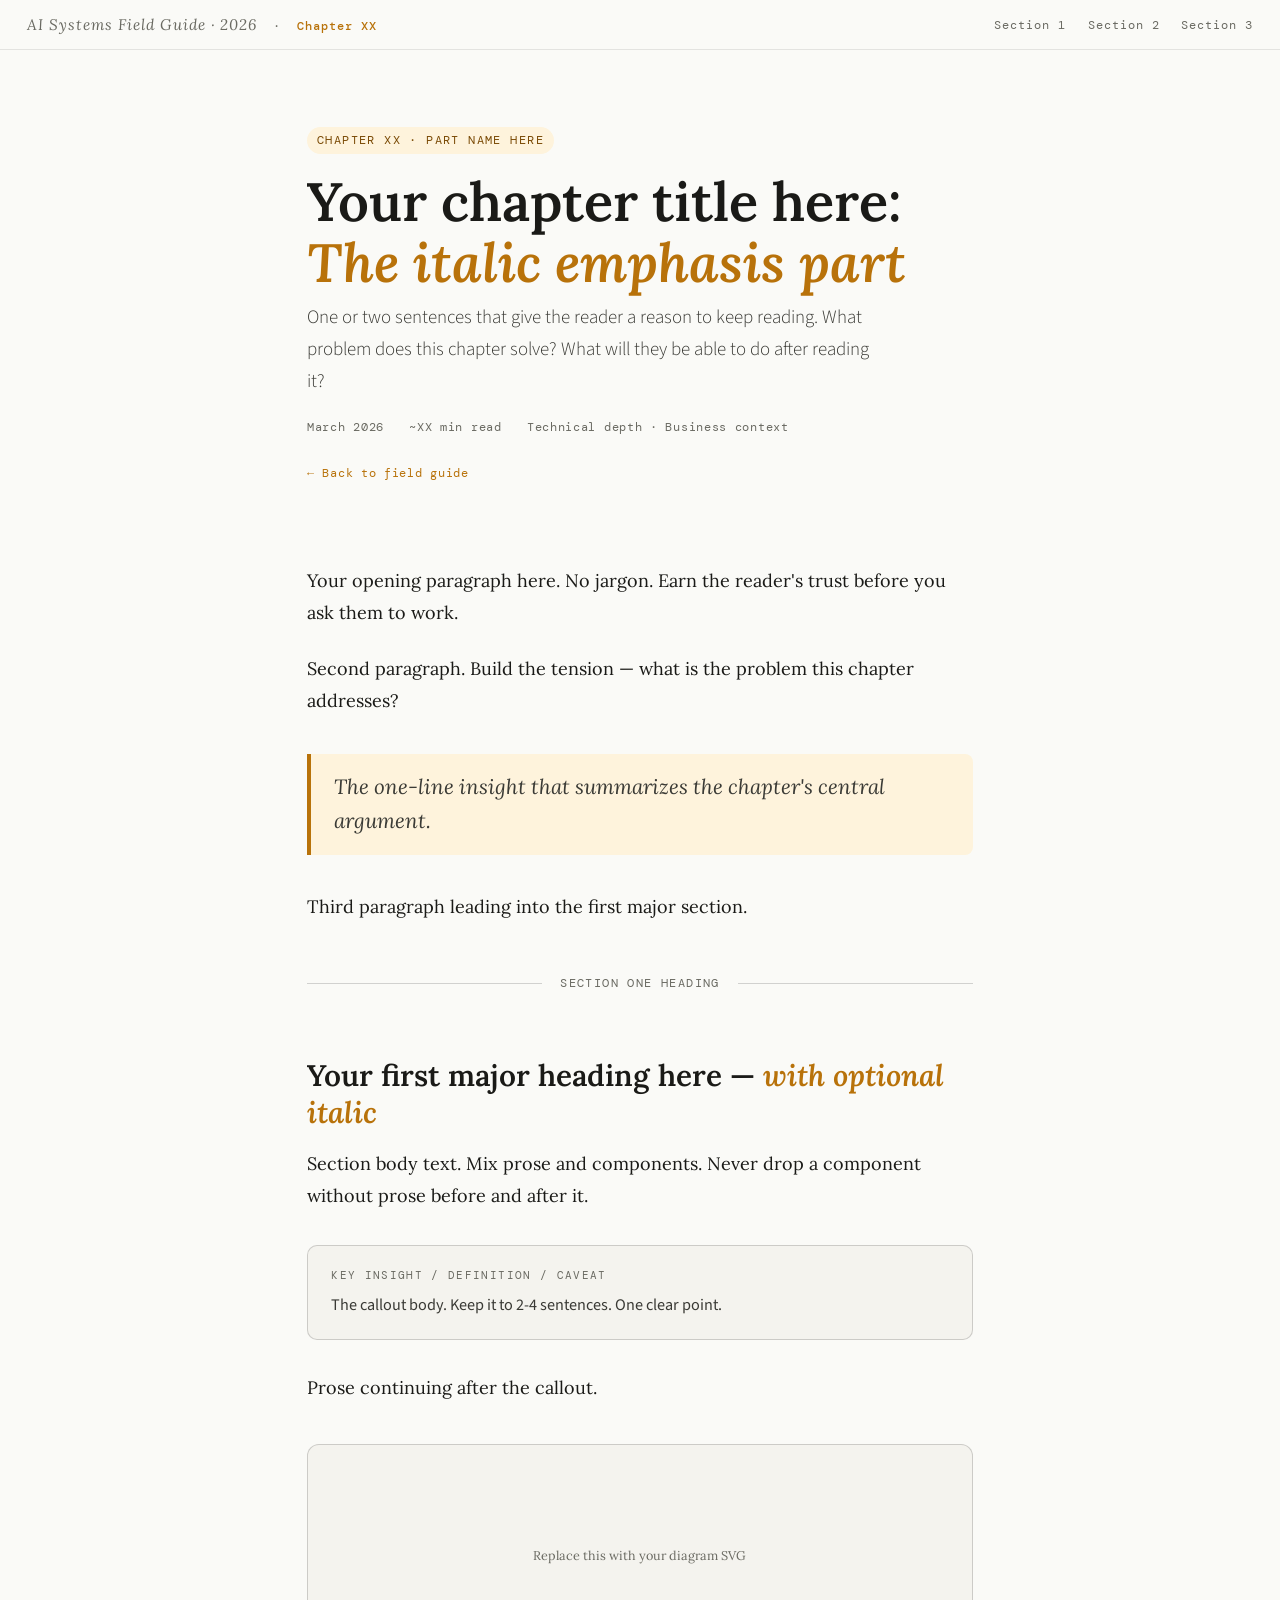
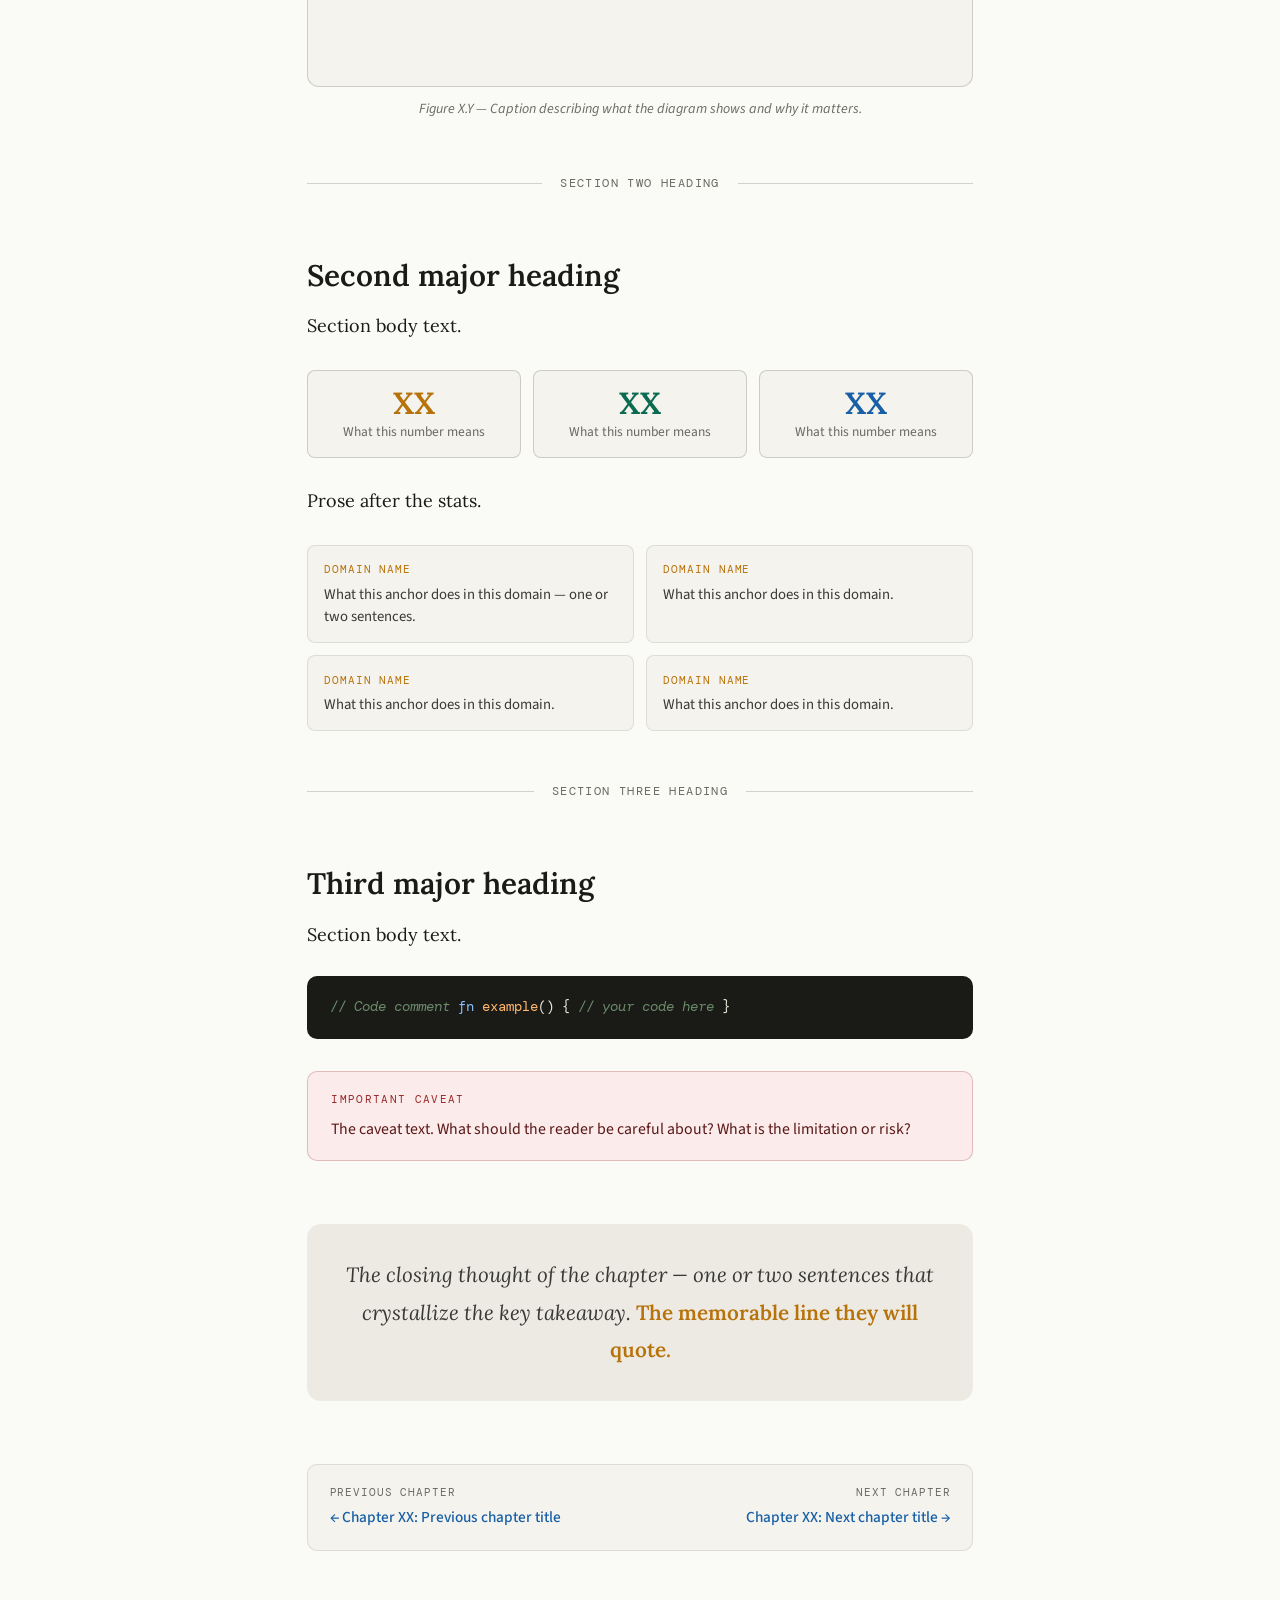
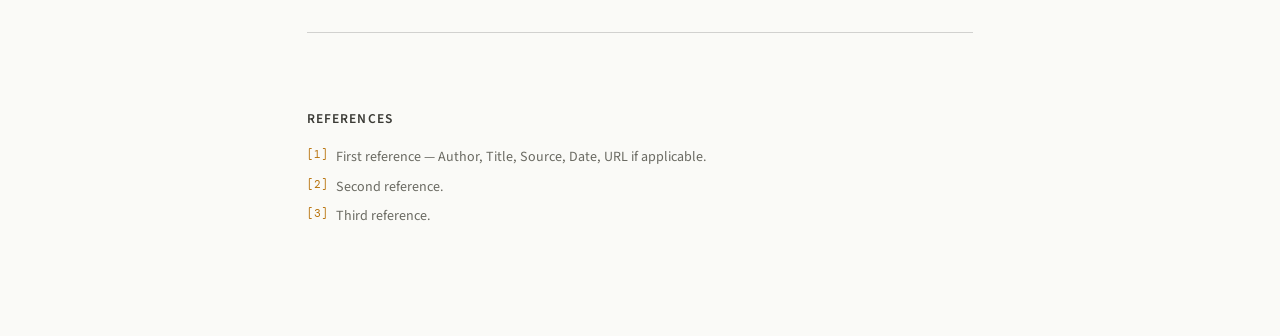
<file: chapter-template.html>
<!DOCTYPE html>
<html lang="en">
<head>
<meta charset="UTF-8">
<meta name="viewport" content="width=device-width, initial-scale=1.0">
<title>Chapter XX: [Title] · AI Systems Field Guide 2026</title>
<!-- ✅ One line — shared styles, print CSS, all components included -->
<link rel="stylesheet" href="style.css">
</head>
<body>

<div id="progress"></div>

<!-- ══ NAV — update href anchors to match your section IDs ══ -->
<nav>
  <span>
    <span class="nav-book">AI Systems Field Guide · 2026</span>
    &nbsp;·&nbsp;
    <span class="nav-ch">Chapter XX</span>
  </span>
  <div class="nav-links">
    <a href="#section-1">Section 1</a>
    <a href="#section-2">Section 2</a>
    <a href="#section-3">Section 3</a>
  </div>
</nav>

<!-- ══ HERO ══ -->
<div class="hero">
  <!-- Badge: update chapter number and part name -->
  <div class="ch-badge">Chapter XX · Part name here</div>

  <!-- Main headline -->
  <h1>Your chapter title here:<br><em>The italic emphasis part</em></h1>

  <!-- One-paragraph sell: what will the reader understand after this chapter? -->
  <p class="hero-sub">One or two sentences that give the reader a reason to keep reading. What problem does this chapter solve? What will they be able to do after reading it?</p>

  <div class="meta">
    <span>March 2026</span>
    <span>~XX min read</span>
    <span>Technical depth · Business context</span>
    <span><a href="index.html">← Back to field guide</a></span>
  </div>
</div>

<!-- ══ ARTICLE BODY ══ -->
<div class="article-body">

  <!-- Opening paragraphs — Medium style, no headers yet, just draw them in -->
  <p>Your opening paragraph here. No jargon. Earn the reader's trust before you ask them to work.</p>

  <p>Second paragraph. Build the tension — what is the problem this chapter addresses?</p>

  <!-- Pullquote — use for the sharpest single insight in the chapter -->
  <div class="pullquote">
    The one-line insight that summarizes the chapter's central argument.
  </div>

  <p>Third paragraph leading into the first major section.</p>


  <!-- ══ SECTION 1 ══ -->
  <div class="section-break" id="section-1">Section one heading</div>

  <h2>Your first major heading here — <em>with optional italic</em></h2>

  <p>Section body text. Mix prose and components. Never drop a component without prose before and after it.</p>

  <!-- CALLOUT: use for key insights, caveats, or definitions -->
  <div class="callout">
    <div class="callout-label">Key insight / definition / caveat</div>
    The callout body. Keep it to 2-4 sentences. One clear point.
  </div>

  <p>Prose continuing after the callout.</p>

  <!-- FIGURE: use for diagrams — swap the SVG below for your actual diagram -->
  <div class="figure">
    <div class="figure-inner">
      <!-- Paste your SVG here — viewBox="0 0 680 [height]" -->
      <svg width="100%" viewBox="0 0 680 200" xmlns="http://www.w3.org/2000/svg">
        <text x="340" y="100" text-anchor="middle" font-family="Source Sans 3, sans-serif" font-size="14" fill="#6A6A62">Replace this with your diagram SVG</text>
      </svg>
    </div>
    <div class="figure-caption">Figure X.Y — Caption describing what the diagram shows and why it matters.</div>
  </div>


  <!-- ══ SECTION 2 ══ -->
  <div class="section-break" id="section-2">Section two heading</div>

  <h2>Second major heading</h2>

  <p>Section body text.</p>

  <!-- STAT ROW: use for 3 key numbers -->
  <div class="stat-row">
    <div class="stat-card">
      <div class="stat-val" style="color:var(--amber)">XX</div>
      <div class="stat-label">What this number means</div>
    </div>
    <div class="stat-card">
      <div class="stat-val" style="color:var(--teal)">XX</div>
      <div class="stat-label">What this number means</div>
    </div>
    <div class="stat-card">
      <div class="stat-val" style="color:var(--blue)">XX</div>
      <div class="stat-label">What this number means</div>
    </div>
  </div>

  <p>Prose after the stats.</p>

  <!-- USE CASE GRID: 4 items, 2 columns -->
  <div class="usecase-grid">
    <div class="usecase-card">
      <div class="usecase-domain" style="color:var(--amber)">Domain name</div>
      <div class="usecase-text">What this anchor does in this domain — one or two sentences.</div>
    </div>
    <div class="usecase-card">
      <div class="usecase-domain" style="color:var(--amber)">Domain name</div>
      <div class="usecase-text">What this anchor does in this domain.</div>
    </div>
    <div class="usecase-card">
      <div class="usecase-domain" style="color:var(--amber)">Domain name</div>
      <div class="usecase-text">What this anchor does in this domain.</div>
    </div>
    <div class="usecase-card">
      <div class="usecase-domain" style="color:var(--amber)">Domain name</div>
      <div class="usecase-text">What this anchor does in this domain.</div>
    </div>
  </div>


  <!-- ══ SECTION 3 ══ -->
  <div class="section-break" id="section-3">Section three heading</div>

  <h2>Third major heading</h2>

  <p>Section body text.</p>

  <!-- CODE BLOCK: use for code samples, formulas, config examples -->
  <div class="code-block"><span class="cm">// Code comment</span>
<span class="kw">fn</span> <span class="fn">example</span>() {
    <span class="cm">// your code here</span>
}</div>

  <!-- WARN BOX: use for security caveats, maturity warnings, important caveats -->
  <div class="warn-box">
    <div class="warn-label">Important caveat</div>
    <p style="margin:0;font-family:var(--sans);font-size:.88rem;line-height:1.65">The caveat text. What should the reader be careful about? What is the limitation or risk?</p>
  </div>


  <!-- ══ CLOSING PRINCIPLE ══ -->
  <div class="principle-block">
    <p>The closing thought of the chapter — one or two sentences that crystallize the key takeaway. <em>The memorable line they will quote.</em></p>
  </div>


  <!-- ══ CHAPTER NAVIGATION — update prev/next hrefs ══ -->
  <div class="nav-strip">
    <div>
      <span class="nav-label">Previous chapter</span>
      <a href="chapter-XX-prev.html">← Chapter XX: Previous chapter title</a>
    </div>
    <div style="text-align:right">
      <span class="nav-label">Next chapter</span>
      <a href="chapter-XX-next.html">Chapter XX: Next chapter title →</a>
    </div>
  </div>


  <!-- ══ REFERENCES ══ -->
  <div class="refs">
    <h3>References</h3>
    <ol>
      <li data-n="1">First reference — Author, Title, Source, Date, URL if applicable.</li>
      <li data-n="2">Second reference.</li>
      <li data-n="3">Third reference.</li>
    </ol>
  </div>

</div><!-- end article-body -->

<script>
/* Reading progress bar — copy as-is into every chapter */
const bar = document.getElementById('progress');
window.addEventListener('scroll', () => {
  const h = document.documentElement;
  bar.style.width = Math.min((h.scrollTop / (h.scrollHeight - h.clientHeight)) * 100, 100) + '%';
});
</script>

</body>
</html>
</file>
<file: style.css>
/* ============================================================
   AI Systems Field Guide · 2026
   Shared stylesheet — referenced by all chapters and index
   To add a chapter: create a new HTML file, link this CSS,
   add one entry to the CHAPTERS array in index.html
   ============================================================ */

@import url('https://fonts.googleapis.com/css2?family=Lora:ital,wght@0,400;0,500;0,600;1,400;1,500&family=DM+Mono:wght@400;500&family=Source+Sans+3:wght@300;400;500;600&display=swap');

/* ── TOKENS ─────────────────────────────────────────────── */
:root {
  --amber: #B8720A; --amber-l: #FEF3DC; --amber-d: #7A4A05;
  --teal:  #0A6B50; --teal-l:  #E0F5EE; --teal-d:  #054033;
  --purple:#4A42AA; --purple-l:#EDECFD; --purple-d:#312B7A;
  --coral: #8F3818; --coral-l: #FAE9E2; --coral-d: #5E2510;
  --blue:  #185FA5; --blue-l:  #E4EFF9; --blue-d:  #0A3A70;
  --green: #3B6D11; --green-l: #EAF3DE;
  --red:   #9A2828; --red-l:   #FBEBEB;

  --ink:   #1A1A17;
  --ink-2: #3A3A35;
  --ink-3: #6A6A62;

  --paper:   #FAFAF7;
  --paper-2: #F4F3EE;
  --paper-3: #ECEAE2;

  --border:   rgba(26,26,23,0.10);
  --border-2: rgba(26,26,23,0.18);

  --serif: 'Lora', Georgia, serif;
  --sans:  'Source Sans 3', system-ui, sans-serif;
  --mono:  'DM Mono', 'Courier New', monospace;

  --max-w: 720px;
  --margin: 1.5rem;
}

/* ── RESET ──────────────────────────────────────────────── */
*, *::before, *::after { box-sizing: border-box; margin: 0; padding: 0; }
html  { font-size: 18px; scroll-behavior: smooth; }
body  { background: var(--paper); color: var(--ink); font-family: var(--serif); line-height: 1.8; -webkit-font-smoothing: antialiased; }

/* ── PROGRESS BAR ───────────────────────────────────────── */
#progress {
  position: fixed; top: 0; left: 0;
  height: 2px; background: var(--amber);
  width: 0%; z-index: 100;
  transition: width .1s linear;
}

/* ── NAV ────────────────────────────────────────────────── */
nav {
  position: sticky; top: 0; z-index: 90;
  background: rgba(250,250,247,.92);
  backdrop-filter: blur(12px);
  border-bottom: 1px solid var(--border);
  padding: .6rem var(--margin);
  display: flex; align-items: center; justify-content: space-between;
  font-family: var(--mono); font-size: .68rem;
  letter-spacing: .08em; color: var(--ink-3);
}
.nav-book  { font-family: var(--serif); font-size: .85rem; font-style: italic; color: var(--ink-3); }
.nav-ch    { font-weight: 500; color: var(--amber); }
.nav-links { display: flex; gap: 1.2rem; }
.nav-links a { color: var(--ink-3); text-decoration: none; transition: color .15s; }
.nav-links a:hover { color: var(--ink); }

/* ── HERO ───────────────────────────────────────────────── */
.hero { max-width: var(--max-w); margin: 0 auto; padding: 4rem var(--margin) 2.5rem; }

.ch-badge {
  display: inline-flex; align-items: center; gap: .5rem;
  font-family: var(--mono); font-size: .65rem;
  letter-spacing: .12em; text-transform: uppercase;
  color: var(--amber-d); background: var(--amber-l);
  padding: 3px 10px; border-radius: 99px; margin-bottom: 1rem;
}

/* ── TYPOGRAPHY ─────────────────────────────────────────── */
h1 {
  font-family: var(--serif);
  font-size: clamp(1.9rem, 5vw, 3rem);
  font-weight: 600; line-height: 1.12;
  color: var(--ink); margin-bottom: .5rem;
}
h1 em { font-style: italic; color: var(--amber); }

h2 {
  font-family: var(--serif);
  font-size: 1.65rem; font-weight: 600;
  color: var(--ink); margin: 3.5rem 0 .9rem; line-height: 1.25;
}
h2 em { font-style: italic; color: var(--amber); }

h3 {
  font-family: var(--sans);
  font-size: .9rem; font-weight: 600;
  text-transform: uppercase; letter-spacing: .08em;
  color: var(--ink-2); margin: 2.2rem 0 .6rem;
}

.hero-sub {
  font-family: var(--sans); font-size: 1.05rem;
  font-weight: 300; color: var(--ink-2);
  line-height: 1.7; margin-bottom: 1rem; max-width: 580px;
}

.meta {
  font-family: var(--mono); font-size: .65rem;
  letter-spacing: .06em; color: var(--ink-3);
  display: flex; gap: 1.4rem; flex-wrap: wrap; margin-bottom: 2rem;
}
.meta a { color: var(--amber); text-decoration: none; }

p { margin-bottom: 1.3rem; font-size: 1rem; }
strong { font-weight: 600; color: var(--ink); }
em { font-style: italic; }

a { color: var(--blue); text-decoration: underline; text-decoration-color: rgba(24,95,165,.3); text-underline-offset: 2px; }
a:hover { text-decoration-color: var(--blue); }

sup.ref { font-family: var(--mono); font-size: .6rem; color: var(--amber); }

/* ── ARTICLE BODY ───────────────────────────────────────── */
.article-body { max-width: var(--max-w); margin: 0 auto; padding: 0 var(--margin) 6rem; }

/* ── SECTION BREAK ──────────────────────────────────────── */
.section-break {
  display: flex; align-items: center; gap: 1rem; margin: 2.8rem 0;
  font-family: var(--mono); font-size: .65rem;
  letter-spacing: .12em; text-transform: uppercase; color: var(--ink-3);
}
.section-break::before,
.section-break::after { content: ''; flex: 1; height: 1px; background: var(--border-2); }

/* ── PULLQUOTE ───────────────────────────────────────────── */
.pullquote {
  border-left: 4px solid var(--amber);
  padding: .9rem 1.3rem; margin: 2rem 0;
  font-family: var(--serif); font-size: 1.15rem;
  font-style: italic; color: var(--ink-2); line-height: 1.65;
  background: var(--amber-l); border-radius: 0 8px 8px 0;
}

/* ── CALLOUT ─────────────────────────────────────────────── */
.callout {
  background: var(--paper-2); border: 1px solid var(--border-2);
  border-radius: 10px; padding: 1.1rem 1.3rem; margin: 1.8rem 0;
  font-family: var(--sans); font-size: .9rem; line-height: 1.65; color: var(--ink-2);
}
.callout-label {
  font-family: var(--mono); font-size: .62rem;
  letter-spacing: .12em; text-transform: uppercase;
  color: var(--ink-3); margin-bottom: .45rem;
}

/* ── WARN BOX ────────────────────────────────────────────── */
.warn-box {
  background: var(--red-l); border: 1px solid rgba(154,40,40,.25);
  border-radius: 10px; padding: 1rem 1.3rem; margin: 1.8rem 0;
  font-family: var(--sans); font-size: .88rem; line-height: 1.65; color: #5A1818;
}
.warn-label {
  font-family: var(--mono); font-size: .62rem;
  letter-spacing: .12em; text-transform: uppercase;
  color: var(--red); margin-bottom: .4rem;
}

/* ── CODE BLOCK ──────────────────────────────────────────── */
.code-block {
  background: #1A1A17; color: #E8E4D8;
  font-family: var(--mono); font-size: .75rem; line-height: 1.7;
  border-radius: 10px; padding: 1.1rem 1.3rem; margin: 1.4rem 0; overflow-x: auto;
}
.code-block .kw  { color: #89BFFF; }
.code-block .ty  { color: #BD93F9; }
.code-block .cm  { color: #6A8A6A; font-style: italic; }
.code-block .fn  { color: #FFB86C; }
.code-block .str { color: #A8D8A0; }

/* ── MATH BLOCK ──────────────────────────────────────────── */
.math-block {
  font-family: var(--mono); font-size: .88rem; color: var(--ink-2);
  background: var(--paper-3); border-radius: 8px;
  padding: .7rem 1rem; margin: .8rem 0; line-height: 1.6;
}

/* ── FIGURE ──────────────────────────────────────────────── */
.figure { margin: 2.2rem 0; }
.figure-inner {
  background: var(--paper-2); border: 1px solid var(--border-2);
  border-radius: 12px; padding: 1.4rem; overflow-x: auto;
}
.figure-caption {
  font-family: var(--sans); font-size: .78rem; color: var(--ink-3);
  margin-top: .55rem; text-align: center; font-style: italic;
}

/* ── ECOSYSTEM CARD ──────────────────────────────────────── */
.ecosystem-card { border: 1px solid var(--border-2); border-radius: 12px; overflow: hidden; margin: 1.5rem 0; }
.ec-header { display: flex; align-items: center; gap: 10px; padding: .85rem 1.2rem; border-bottom: 1px solid var(--border); background: var(--paper-2); }
.ec-dot    { width: 10px; height: 10px; border-radius: 50%; flex-shrink: 0; }
.ec-name   { font-family: var(--sans); font-size: 1rem; font-weight: 600; color: var(--ink); }
.ec-tag    { font-family: var(--mono); font-size: .6rem; letter-spacing: .08em; text-transform: uppercase; padding: 2px 8px; border-radius: 99px; margin-left: auto; white-space: nowrap; }
.ec-body   { padding: 1rem 1.2rem; font-family: var(--sans); font-size: .88rem; color: var(--ink-2); line-height: 1.68; }
.ec-body p { font-family: var(--sans); font-size: .88rem; margin-bottom: .75rem; }
.ec-props  { display: grid; grid-template-columns: repeat(auto-fill, minmax(155px,1fr)); gap: .5rem; margin-top: .9rem; }
.ec-prop   { background: var(--paper-3); border-radius: 6px; padding: .5rem .7rem; }
.prop-val  { font-family: var(--mono); font-size: .78rem; font-weight: 500; color: var(--ink); margin-bottom: 2px; }
.prop-label{ font-family: var(--sans); font-size: .7rem; color: var(--ink-3); }

/* ── COMPARE TABLE ───────────────────────────────────────── */
.compare-table { width: 100%; border-collapse: collapse; font-family: var(--sans); font-size: .82rem; margin: 1.5rem 0; }
.compare-table th { background: var(--paper-3); font-weight: 600; color: var(--ink-2); padding: .55rem .75rem; text-align: left; border-bottom: 1px solid var(--border-2); font-size: .78rem; letter-spacing: .02em; }
.compare-table td { padding: .55rem .75rem; border-bottom: 1px solid var(--border); color: var(--ink-2); vertical-align: top; line-height: 1.5; }
.compare-table tr:last-child td { border-bottom: none; }
.compare-table tr:nth-child(even) td { background: var(--paper-2); }
.td-good { color: var(--teal);   font-weight: 500; }
.td-warn { color: var(--amber);  font-weight: 500; }
.td-bad  { color: var(--red);    font-weight: 500; }

/* ── FAB SECTION ─────────────────────────────────────────── */
.fab-section {
  background: var(--paper-2); border: 1px solid var(--border-2);
  border-left: 4px solid var(--teal); border-radius: 0 12px 12px 0;
  padding: 1.3rem 1.4rem; margin: 2rem 0;
}
.fab-label { font-family: var(--mono); font-size: .62rem; letter-spacing: .12em; text-transform: uppercase; color: var(--teal); margin-bottom: .6rem; }

/* ── KIRO BLOCK ──────────────────────────────────────────── */
.kiro-block { background: #180E08; border: 1px solid #5A2510; border-radius: 12px; padding: 1.6rem; margin: 2rem 0; color: #F0C4B0; }
.kiro-eyebrow { font-family: var(--mono); font-size: .62rem; letter-spacing: .12em; text-transform: uppercase; color: #C06040; margin-bottom: .7rem; display: flex; align-items: center; gap: .5rem; }
.kiro-dot { width: 6px; height: 6px; border-radius: 50%; background: #E04A3A; animation: kpulse 2s ease-in-out infinite; flex-shrink: 0; }
@keyframes kpulse { 0%,100%{opacity:1} 50%{opacity:.3} }
.kiro-block h3 { font-family: var(--serif); font-size: 1.2rem; font-weight: 600; color: #FAE8E0; text-transform: none; letter-spacing: 0; margin: 0 0 .7rem; }
.kiro-block p  { font-family: var(--sans); font-size: .88rem; line-height: 1.7; color: #D8B0A0; margin-bottom: .7rem; }

/* ── STAT ROW ────────────────────────────────────────────── */
.stat-row  { display: grid; grid-template-columns: repeat(3,1fr); gap: .7rem; margin: 1.5rem 0; }
.stat-card { background: var(--paper-2); border: 1px solid var(--border-2); border-radius: 8px; padding: .85rem 1rem; text-align: center; }
.stat-val  { font-family: var(--serif); font-size: 1.7rem; font-weight: 600; line-height: 1.1; margin-bottom: .2rem; }
.stat-label{ font-family: var(--sans); font-size: .75rem; color: var(--ink-3); line-height: 1.4; }

/* ── USECASE GRID ────────────────────────────────────────── */
.usecase-grid { display: grid; grid-template-columns: 1fr 1fr; gap: .7rem; margin: 1.5rem 0; }
.usecase-card { background: var(--paper-2); border: 1px solid var(--border); border-radius: 8px; padding: .75rem .9rem; }
.usecase-domain { font-family: var(--mono); font-size: .62rem; letter-spacing: .08em; text-transform: uppercase; margin-bottom: .25rem; }
.usecase-text   { font-family: var(--sans); font-size: .82rem; color: var(--ink-2); line-height: 1.5; }

/* ── TREND TABLE ─────────────────────────────────────────── */
.trend-table { border: 1px solid var(--border-2); border-radius: 10px; overflow: hidden; margin: 2rem 0; }
.trend-row { display: grid; grid-template-columns: 1fr 32px 1fr; align-items: start; gap: .5rem; padding: .9rem 1rem; border-bottom: 1px solid var(--border); font-family: var(--sans); font-size: .85rem; line-height: 1.55; }
.trend-row:last-child { border-bottom: none; }
.trend-row:nth-child(even) { background: var(--paper-2); }
.trend-era   { font-family: var(--mono); font-size: .6rem; letter-spacing: .08em; color: var(--ink-3); margin-bottom: .2rem; }
.trend-arrow { color: var(--ink-3); padding-top: 1.2rem; text-align: center; font-size: 1rem; }
.tag         { display: inline-block; font-family: var(--mono); font-size: .58rem; letter-spacing: .06em; text-transform: uppercase; padding: 2px 7px; border-radius: 99px; margin-bottom: 3px; }
.tag-red     { background: var(--red-l);    color: var(--red); }
.tag-amber   { background: var(--amber-l);  color: var(--amber-d); }
.tag-teal    { background: var(--teal-l);   color: var(--teal-d); }

/* ── PRINCIPLE BLOCK ─────────────────────────────────────── */
.principle-block { background: var(--paper-3); border-radius: 14px; padding: 1.8rem 2rem; margin: 3.5rem 0; text-align: center; }
.principle-block p { font-family: var(--serif); font-size: 1.15rem; font-style: italic; color: var(--ink-2); line-height: 1.8; margin: 0; }
.principle-block em { font-style: normal; font-weight: 600; color: var(--amber); }

/* ── CHAPTER NAV STRIP ───────────────────────────────────── */
.nav-strip { display: flex; justify-content: space-between; align-items: center; margin: 3rem 0 1rem; padding: 1rem 1.2rem; background: var(--paper-2); border-radius: 10px; border: 1px solid var(--border); font-family: var(--sans); font-size: .85rem; }
.nav-strip a { color: var(--blue); text-decoration: none; font-weight: 500; }
.nav-strip a:hover { text-decoration: underline; }
.nav-label { font-family: var(--mono); font-size: .6rem; letter-spacing: .08em; text-transform: uppercase; color: var(--ink-3); display: block; margin-bottom: 2px; }

/* ── REFERENCES ──────────────────────────────────────────── */
.refs { margin-top: 4.5rem; padding-top: 2rem; border-top: 1px solid var(--border-2); font-family: var(--sans); font-size: .78rem; color: var(--ink-3); line-height: 1.6; }
.refs h3 { font-size: .75rem; margin-bottom: .9rem; }
.refs ol { list-style: none; display: flex; flex-direction: column; gap: .4rem; }
.refs li { padding-left: 1.6rem; position: relative; }
.refs li::before { content: '[' attr(data-n) ']'; position: absolute; left: 0; color: var(--amber); font-family: var(--mono); font-size: .62rem; }

/* ── RESPONSIVE ──────────────────────────────────────────── */
@media (max-width: 600px) {
  .stat-row, .usecase-grid     { grid-template-columns: 1fr 1fr; }
  .compare-table                { font-size: .75rem; }
  .ec-props                     { grid-template-columns: 1fr 1fr; }
  .nav-strip                    { flex-direction: column; gap: .8rem; text-align: center; }
  .trend-row                    { grid-template-columns: 1fr; }
  .trend-arrow                  { display: none; }
}

/* ── PRINT STYLES ────────────────────────────────────────── */
@media print {
  /* Hide web-only elements */
  #progress, nav, .nav-strip    { display: none !important; }

  /* Page setup */
  @page {
    size: letter;
    margin: 0.85in 0.85in 0.75in 0.85in;
  }
  @page :first { margin-top: 1in; }

  /* Page numbers in footer */
  @page {
    @bottom-center {
      content: counter(page);
      font-family: 'DM Mono', monospace;
      font-size: 9pt;
      color: #6A6A62;
    }
  }

  body { font-size: 11pt; line-height: 1.65; background: white; color: #1A1A17; }

  h1 { font-size: 24pt; page-break-after: avoid; }
  h2 { font-size: 16pt; page-break-after: avoid; margin-top: 24pt; }
  h3 { font-size: 11pt; page-break-after: avoid; }

  /* Don't break inside these blocks */
  .callout, .warn-box, .pullquote,
  .ecosystem-card, .fab-section,
  .kiro-block, .stat-row,
  .figure, .compare-table         { page-break-inside: avoid; }

  /* Figures: full width, clean border */
  .figure-inner { border: 0.5pt solid #D0CEC6; padding: 0.5rem; }

  /* Code blocks readable in print */
  .code-block { background: #F4F3EE; color: #1A1A17; border: 0.5pt solid #D0CEC6; font-size: 8pt; }
  .code-block .kw  { color: #185FA5; }
  .code-block .ty  { color: #4A42AA; }
  .code-block .cm  { color: #6A6A62; }
  .code-block .fn  { color: #B8720A; }

  /* Links: show URL after text */
  a[href^="http"]::after { content: " (" attr(href) ")"; font-size: 8pt; color: #6A6A62; }
  .meta a::after, .refs a::after { content: none; }

  /* Hero: tighten padding for print */
  .hero { padding: 1rem 0 1.5rem; }
  .article-body { padding: 0 0 3rem; }

  /* Kiro block: invert for print readability */
  .kiro-block { background: #F4F0EE; border: 1pt solid #C04030; color: #3A2015; }
  .kiro-block h3 { color: #3A2015; }
  .kiro-block p  { color: #5A3525; }
  .kiro-dot { background: #C04030; animation: none; }

  /* Stat cards: clean for print */
  .stat-card { border: 0.5pt solid #D0CEC6; }

  /* Table: clean borders */
  .compare-table th,
  .compare-table td { border: 0.5pt solid #D0CEC6; }
}
</file>
